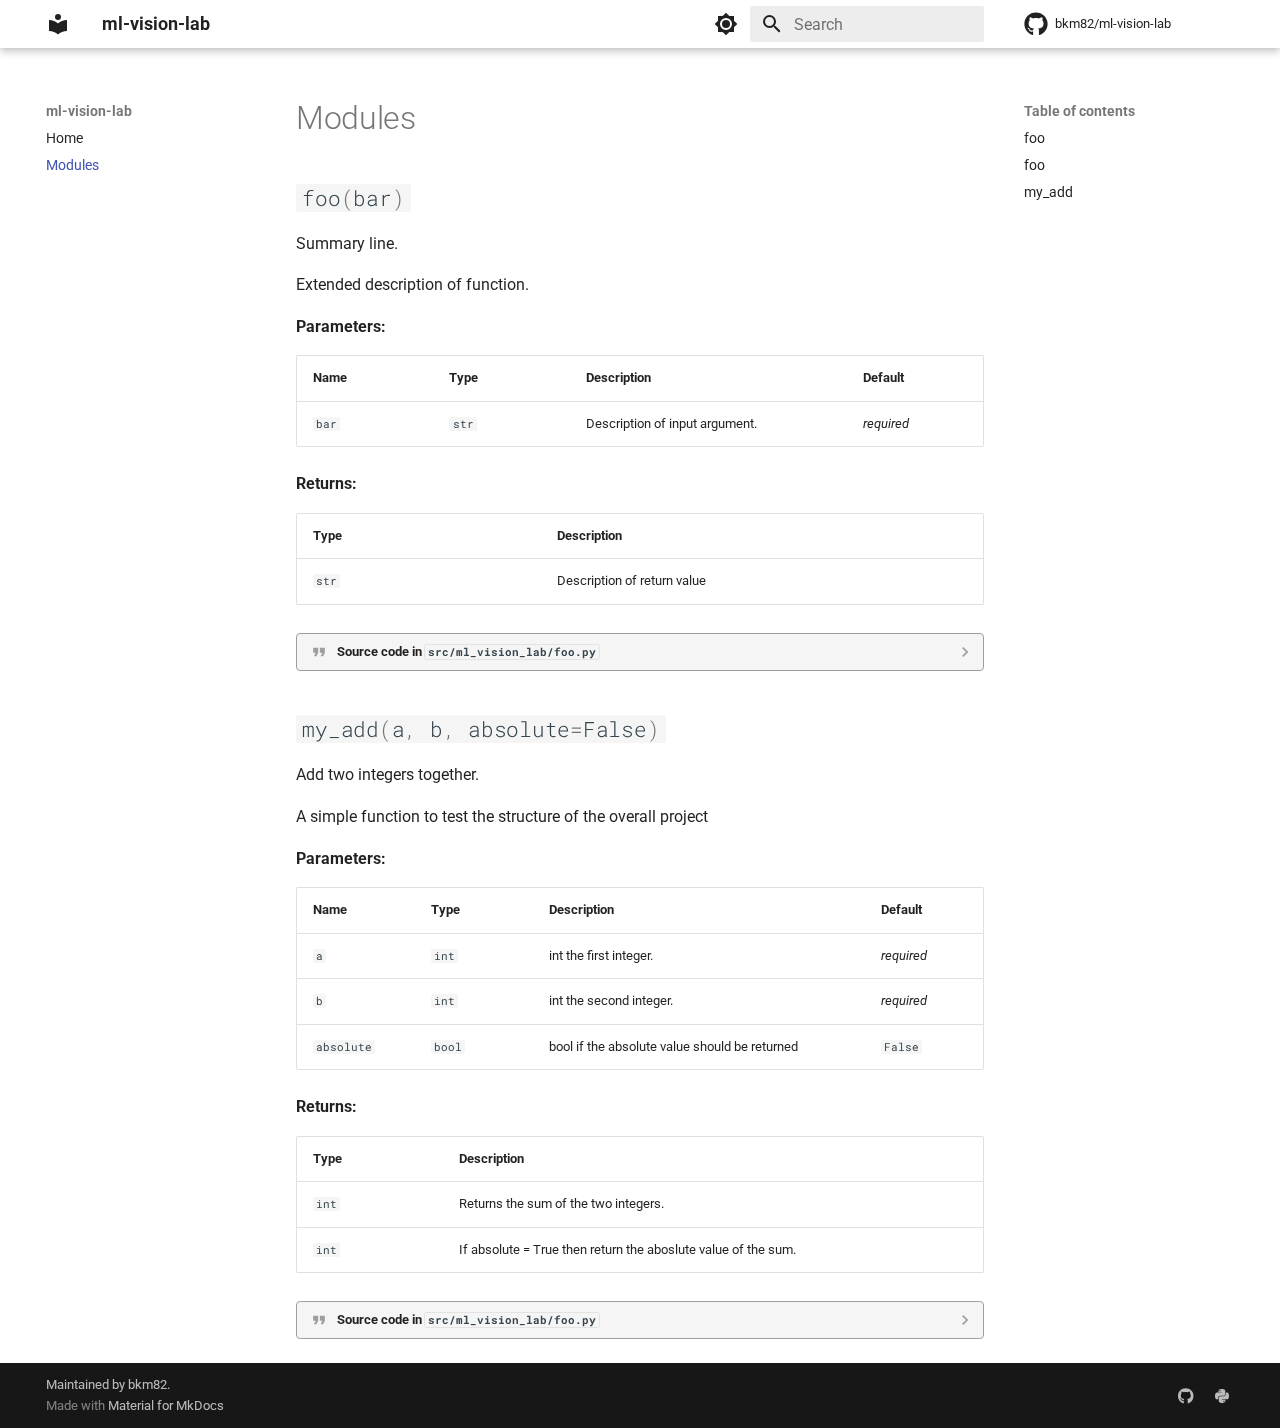
<file: modules/index.html>
<!doctype html>
<html lang="en" class="no-js">
  <head>
    
      <meta charset="utf-8">
      <meta name="viewport" content="width=device-width,initial-scale=1">
      
        <meta name="description" content="This is a personal sandbox project to test machine learning and computer vision projects">
      
      
        <meta name="author" content="Bray Moll">
      
      
        <link rel="canonical" href="https://bkm82.github.io/ml-vision-lab/modules/">
      
      
        <link rel="prev" href="..">
      
      
      
      <link rel="icon" href="../assets/images/favicon.png">
      <meta name="generator" content="mkdocs-1.6.1, mkdocs-material-9.6.4">
    
    
      
        <title>Modules - ml-vision-lab</title>
      
    
    
      <link rel="stylesheet" href="../assets/stylesheets/main.8608ea7d.min.css">
      
        
        <link rel="stylesheet" href="../assets/stylesheets/palette.06af60db.min.css">
      
      


    
    
      
    
    
      
        
        
        <link rel="preconnect" href="https://fonts.gstatic.com" crossorigin>
        <link rel="stylesheet" href="https://fonts.googleapis.com/css?family=Roboto:300,300i,400,400i,700,700i%7CRoboto+Mono:400,400i,700,700i&display=fallback">
        <style>:root{--md-text-font:"Roboto";--md-code-font:"Roboto Mono"}</style>
      
    
    
      <link rel="stylesheet" href="../assets/_mkdocstrings.css">
    
    <script>__md_scope=new URL("..",location),__md_hash=e=>[...e].reduce(((e,_)=>(e<<5)-e+_.charCodeAt(0)),0),__md_get=(e,_=localStorage,t=__md_scope)=>JSON.parse(_.getItem(t.pathname+"."+e)),__md_set=(e,_,t=localStorage,a=__md_scope)=>{try{t.setItem(a.pathname+"."+e,JSON.stringify(_))}catch(e){}}</script>
    
      

    
    
    
  </head>
  
  
    
    
      
    
    
    
    
    <body dir="ltr" data-md-color-scheme="default" data-md-color-primary="white" data-md-color-accent="deep-orange">
  
    
    <input class="md-toggle" data-md-toggle="drawer" type="checkbox" id="__drawer" autocomplete="off">
    <input class="md-toggle" data-md-toggle="search" type="checkbox" id="__search" autocomplete="off">
    <label class="md-overlay" for="__drawer"></label>
    <div data-md-component="skip">
      
        
        <a href="#ml_vision_lab.foo" class="md-skip">
          Skip to content
        </a>
      
    </div>
    <div data-md-component="announce">
      
    </div>
    
    
      

  

<header class="md-header md-header--shadow" data-md-component="header">
  <nav class="md-header__inner md-grid" aria-label="Header">
    <a href=".." title="ml-vision-lab" class="md-header__button md-logo" aria-label="ml-vision-lab" data-md-component="logo">
      
  
  <svg xmlns="http://www.w3.org/2000/svg" viewBox="0 0 24 24"><path d="M12 8a3 3 0 0 0 3-3 3 3 0 0 0-3-3 3 3 0 0 0-3 3 3 3 0 0 0 3 3m0 3.54C9.64 9.35 6.5 8 3 8v11c3.5 0 6.64 1.35 9 3.54 2.36-2.19 5.5-3.54 9-3.54V8c-3.5 0-6.64 1.35-9 3.54"/></svg>

    </a>
    <label class="md-header__button md-icon" for="__drawer">
      
      <svg xmlns="http://www.w3.org/2000/svg" viewBox="0 0 24 24"><path d="M3 6h18v2H3zm0 5h18v2H3zm0 5h18v2H3z"/></svg>
    </label>
    <div class="md-header__title" data-md-component="header-title">
      <div class="md-header__ellipsis">
        <div class="md-header__topic">
          <span class="md-ellipsis">
            ml-vision-lab
          </span>
        </div>
        <div class="md-header__topic" data-md-component="header-topic">
          <span class="md-ellipsis">
            
              Modules
            
          </span>
        </div>
      </div>
    </div>
    
      
        <form class="md-header__option" data-md-component="palette">
  
    
    
    
    <input class="md-option" data-md-color-media="(prefers-color-scheme: light)" data-md-color-scheme="default" data-md-color-primary="white" data-md-color-accent="deep-orange"  aria-label="Switch to dark mode"  type="radio" name="__palette" id="__palette_0">
    
      <label class="md-header__button md-icon" title="Switch to dark mode" for="__palette_1" hidden>
        <svg xmlns="http://www.w3.org/2000/svg" viewBox="0 0 24 24"><path d="M12 8a4 4 0 0 0-4 4 4 4 0 0 0 4 4 4 4 0 0 0 4-4 4 4 0 0 0-4-4m0 10a6 6 0 0 1-6-6 6 6 0 0 1 6-6 6 6 0 0 1 6 6 6 6 0 0 1-6 6m8-9.31V4h-4.69L12 .69 8.69 4H4v4.69L.69 12 4 15.31V20h4.69L12 23.31 15.31 20H20v-4.69L23.31 12z"/></svg>
      </label>
    
  
    
    
    
    <input class="md-option" data-md-color-media="(prefers-color-scheme: dark)" data-md-color-scheme="slate" data-md-color-primary="black" data-md-color-accent="deep-orange"  aria-label="Switch to light mode"  type="radio" name="__palette" id="__palette_1">
    
      <label class="md-header__button md-icon" title="Switch to light mode" for="__palette_0" hidden>
        <svg xmlns="http://www.w3.org/2000/svg" viewBox="0 0 24 24"><path d="M12 18c-.89 0-1.74-.2-2.5-.55C11.56 16.5 13 14.42 13 12s-1.44-4.5-3.5-5.45C10.26 6.2 11.11 6 12 6a6 6 0 0 1 6 6 6 6 0 0 1-6 6m8-9.31V4h-4.69L12 .69 8.69 4H4v4.69L.69 12 4 15.31V20h4.69L12 23.31 15.31 20H20v-4.69L23.31 12z"/></svg>
      </label>
    
  
</form>
      
    
    
      <script>var palette=__md_get("__palette");if(palette&&palette.color){if("(prefers-color-scheme)"===palette.color.media){var media=matchMedia("(prefers-color-scheme: light)"),input=document.querySelector(media.matches?"[data-md-color-media='(prefers-color-scheme: light)']":"[data-md-color-media='(prefers-color-scheme: dark)']");palette.color.media=input.getAttribute("data-md-color-media"),palette.color.scheme=input.getAttribute("data-md-color-scheme"),palette.color.primary=input.getAttribute("data-md-color-primary"),palette.color.accent=input.getAttribute("data-md-color-accent")}for(var[key,value]of Object.entries(palette.color))document.body.setAttribute("data-md-color-"+key,value)}</script>
    
    
    
      <label class="md-header__button md-icon" for="__search">
        
        <svg xmlns="http://www.w3.org/2000/svg" viewBox="0 0 24 24"><path d="M9.5 3A6.5 6.5 0 0 1 16 9.5c0 1.61-.59 3.09-1.56 4.23l.27.27h.79l5 5-1.5 1.5-5-5v-.79l-.27-.27A6.52 6.52 0 0 1 9.5 16 6.5 6.5 0 0 1 3 9.5 6.5 6.5 0 0 1 9.5 3m0 2C7 5 5 7 5 9.5S7 14 9.5 14 14 12 14 9.5 12 5 9.5 5"/></svg>
      </label>
      <div class="md-search" data-md-component="search" role="dialog">
  <label class="md-search__overlay" for="__search"></label>
  <div class="md-search__inner" role="search">
    <form class="md-search__form" name="search">
      <input type="text" class="md-search__input" name="query" aria-label="Search" placeholder="Search" autocapitalize="off" autocorrect="off" autocomplete="off" spellcheck="false" data-md-component="search-query" required>
      <label class="md-search__icon md-icon" for="__search">
        
        <svg xmlns="http://www.w3.org/2000/svg" viewBox="0 0 24 24"><path d="M9.5 3A6.5 6.5 0 0 1 16 9.5c0 1.61-.59 3.09-1.56 4.23l.27.27h.79l5 5-1.5 1.5-5-5v-.79l-.27-.27A6.52 6.52 0 0 1 9.5 16 6.5 6.5 0 0 1 3 9.5 6.5 6.5 0 0 1 9.5 3m0 2C7 5 5 7 5 9.5S7 14 9.5 14 14 12 14 9.5 12 5 9.5 5"/></svg>
        
        <svg xmlns="http://www.w3.org/2000/svg" viewBox="0 0 24 24"><path d="M20 11v2H8l5.5 5.5-1.42 1.42L4.16 12l7.92-7.92L13.5 5.5 8 11z"/></svg>
      </label>
      <nav class="md-search__options" aria-label="Search">
        
        <button type="reset" class="md-search__icon md-icon" title="Clear" aria-label="Clear" tabindex="-1">
          
          <svg xmlns="http://www.w3.org/2000/svg" viewBox="0 0 24 24"><path d="M19 6.41 17.59 5 12 10.59 6.41 5 5 6.41 10.59 12 5 17.59 6.41 19 12 13.41 17.59 19 19 17.59 13.41 12z"/></svg>
        </button>
      </nav>
      
    </form>
    <div class="md-search__output">
      <div class="md-search__scrollwrap" tabindex="0" data-md-scrollfix>
        <div class="md-search-result" data-md-component="search-result">
          <div class="md-search-result__meta">
            Initializing search
          </div>
          <ol class="md-search-result__list" role="presentation"></ol>
        </div>
      </div>
    </div>
  </div>
</div>
    
    
      <div class="md-header__source">
        <a href="https://github.com/bkm82/ml-vision-lab" title="Go to repository" class="md-source" data-md-component="source">
  <div class="md-source__icon md-icon">
    
    <svg xmlns="http://www.w3.org/2000/svg" viewBox="0 0 496 512"><!--! Font Awesome Free 6.7.2 by @fontawesome - https://fontawesome.com License - https://fontawesome.com/license/free (Icons: CC BY 4.0, Fonts: SIL OFL 1.1, Code: MIT License) Copyright 2024 Fonticons, Inc.--><path d="M165.9 397.4c0 2-2.3 3.6-5.2 3.6-3.3.3-5.6-1.3-5.6-3.6 0-2 2.3-3.6 5.2-3.6 3-.3 5.6 1.3 5.6 3.6m-31.1-4.5c-.7 2 1.3 4.3 4.3 4.9 2.6 1 5.6 0 6.2-2s-1.3-4.3-4.3-5.2c-2.6-.7-5.5.3-6.2 2.3m44.2-1.7c-2.9.7-4.9 2.6-4.6 4.9.3 2 2.9 3.3 5.9 2.6 2.9-.7 4.9-2.6 4.6-4.6-.3-1.9-3-3.2-5.9-2.9M244.8 8C106.1 8 0 113.3 0 252c0 110.9 69.8 205.8 169.5 239.2 12.8 2.3 17.3-5.6 17.3-12.1 0-6.2-.3-40.4-.3-61.4 0 0-70 15-84.7-29.8 0 0-11.4-29.1-27.8-36.6 0 0-22.9-15.7 1.6-15.4 0 0 24.9 2 38.6 25.8 21.9 38.6 58.6 27.5 72.9 20.9 2.3-16 8.8-27.1 16-33.7-55.9-6.2-112.3-14.3-112.3-110.5 0-27.5 7.6-41.3 23.6-58.9-2.6-6.5-11.1-33.3 2.6-67.9 20.9-6.5 69 27 69 27 20-5.6 41.5-8.5 62.8-8.5s42.8 2.9 62.8 8.5c0 0 48.1-33.6 69-27 13.7 34.7 5.2 61.4 2.6 67.9 16 17.7 25.8 31.5 25.8 58.9 0 96.5-58.9 104.2-114.8 110.5 9.2 7.9 17 22.9 17 46.4 0 33.7-.3 75.4-.3 83.6 0 6.5 4.6 14.4 17.3 12.1C428.2 457.8 496 362.9 496 252 496 113.3 383.5 8 244.8 8M97.2 352.9c-1.3 1-1 3.3.7 5.2 1.6 1.6 3.9 2.3 5.2 1 1.3-1 1-3.3-.7-5.2-1.6-1.6-3.9-2.3-5.2-1m-10.8-8.1c-.7 1.3.3 2.9 2.3 3.9 1.6 1 3.6.7 4.3-.7.7-1.3-.3-2.9-2.3-3.9-2-.6-3.6-.3-4.3.7m32.4 35.6c-1.6 1.3-1 4.3 1.3 6.2 2.3 2.3 5.2 2.6 6.5 1 1.3-1.3.7-4.3-1.3-6.2-2.2-2.3-5.2-2.6-6.5-1m-11.4-14.7c-1.6 1-1.6 3.6 0 5.9s4.3 3.3 5.6 2.3c1.6-1.3 1.6-3.9 0-6.2-1.4-2.3-4-3.3-5.6-2"/></svg>
  </div>
  <div class="md-source__repository">
    bkm82/ml-vision-lab
  </div>
</a>
      </div>
    
  </nav>
  
</header>
    
    <div class="md-container" data-md-component="container">
      
      
        
          
        
      
      <main class="md-main" data-md-component="main">
        <div class="md-main__inner md-grid">
          
            
              
              <div class="md-sidebar md-sidebar--primary" data-md-component="sidebar" data-md-type="navigation" >
                <div class="md-sidebar__scrollwrap">
                  <div class="md-sidebar__inner">
                    



<nav class="md-nav md-nav--primary" aria-label="Navigation" data-md-level="0">
  <label class="md-nav__title" for="__drawer">
    <a href=".." title="ml-vision-lab" class="md-nav__button md-logo" aria-label="ml-vision-lab" data-md-component="logo">
      
  
  <svg xmlns="http://www.w3.org/2000/svg" viewBox="0 0 24 24"><path d="M12 8a3 3 0 0 0 3-3 3 3 0 0 0-3-3 3 3 0 0 0-3 3 3 3 0 0 0 3 3m0 3.54C9.64 9.35 6.5 8 3 8v11c3.5 0 6.64 1.35 9 3.54 2.36-2.19 5.5-3.54 9-3.54V8c-3.5 0-6.64 1.35-9 3.54"/></svg>

    </a>
    ml-vision-lab
  </label>
  
    <div class="md-nav__source">
      <a href="https://github.com/bkm82/ml-vision-lab" title="Go to repository" class="md-source" data-md-component="source">
  <div class="md-source__icon md-icon">
    
    <svg xmlns="http://www.w3.org/2000/svg" viewBox="0 0 496 512"><!--! Font Awesome Free 6.7.2 by @fontawesome - https://fontawesome.com License - https://fontawesome.com/license/free (Icons: CC BY 4.0, Fonts: SIL OFL 1.1, Code: MIT License) Copyright 2024 Fonticons, Inc.--><path d="M165.9 397.4c0 2-2.3 3.6-5.2 3.6-3.3.3-5.6-1.3-5.6-3.6 0-2 2.3-3.6 5.2-3.6 3-.3 5.6 1.3 5.6 3.6m-31.1-4.5c-.7 2 1.3 4.3 4.3 4.9 2.6 1 5.6 0 6.2-2s-1.3-4.3-4.3-5.2c-2.6-.7-5.5.3-6.2 2.3m44.2-1.7c-2.9.7-4.9 2.6-4.6 4.9.3 2 2.9 3.3 5.9 2.6 2.9-.7 4.9-2.6 4.6-4.6-.3-1.9-3-3.2-5.9-2.9M244.8 8C106.1 8 0 113.3 0 252c0 110.9 69.8 205.8 169.5 239.2 12.8 2.3 17.3-5.6 17.3-12.1 0-6.2-.3-40.4-.3-61.4 0 0-70 15-84.7-29.8 0 0-11.4-29.1-27.8-36.6 0 0-22.9-15.7 1.6-15.4 0 0 24.9 2 38.6 25.8 21.9 38.6 58.6 27.5 72.9 20.9 2.3-16 8.8-27.1 16-33.7-55.9-6.2-112.3-14.3-112.3-110.5 0-27.5 7.6-41.3 23.6-58.9-2.6-6.5-11.1-33.3 2.6-67.9 20.9-6.5 69 27 69 27 20-5.6 41.5-8.5 62.8-8.5s42.8 2.9 62.8 8.5c0 0 48.1-33.6 69-27 13.7 34.7 5.2 61.4 2.6 67.9 16 17.7 25.8 31.5 25.8 58.9 0 96.5-58.9 104.2-114.8 110.5 9.2 7.9 17 22.9 17 46.4 0 33.7-.3 75.4-.3 83.6 0 6.5 4.6 14.4 17.3 12.1C428.2 457.8 496 362.9 496 252 496 113.3 383.5 8 244.8 8M97.2 352.9c-1.3 1-1 3.3.7 5.2 1.6 1.6 3.9 2.3 5.2 1 1.3-1 1-3.3-.7-5.2-1.6-1.6-3.9-2.3-5.2-1m-10.8-8.1c-.7 1.3.3 2.9 2.3 3.9 1.6 1 3.6.7 4.3-.7.7-1.3-.3-2.9-2.3-3.9-2-.6-3.6-.3-4.3.7m32.4 35.6c-1.6 1.3-1 4.3 1.3 6.2 2.3 2.3 5.2 2.6 6.5 1 1.3-1.3.7-4.3-1.3-6.2-2.2-2.3-5.2-2.6-6.5-1m-11.4-14.7c-1.6 1-1.6 3.6 0 5.9s4.3 3.3 5.6 2.3c1.6-1.3 1.6-3.9 0-6.2-1.4-2.3-4-3.3-5.6-2"/></svg>
  </div>
  <div class="md-source__repository">
    bkm82/ml-vision-lab
  </div>
</a>
    </div>
  
  <ul class="md-nav__list" data-md-scrollfix>
    
      
      
  
  
  
  
    <li class="md-nav__item">
      <a href=".." class="md-nav__link">
        
  
  <span class="md-ellipsis">
    Home
    
  </span>
  

      </a>
    </li>
  

    
      
      
  
  
    
  
  
  
    <li class="md-nav__item md-nav__item--active">
      
      <input class="md-nav__toggle md-toggle" type="checkbox" id="__toc">
      
      
      
        <label class="md-nav__link md-nav__link--active" for="__toc">
          
  
  <span class="md-ellipsis">
    Modules
    
  </span>
  

          <span class="md-nav__icon md-icon"></span>
        </label>
      
      <a href="./" class="md-nav__link md-nav__link--active">
        
  
  <span class="md-ellipsis">
    Modules
    
  </span>
  

      </a>
      
        

<nav class="md-nav md-nav--secondary" aria-label="Table of contents">
  
  
  
  
    <label class="md-nav__title" for="__toc">
      <span class="md-nav__icon md-icon"></span>
      Table of contents
    </label>
    <ul class="md-nav__list" data-md-component="toc" data-md-scrollfix>
      
        <li class="md-nav__item">
  <a href="#ml_vision_lab.foo" class="md-nav__link">
    <span class="md-ellipsis">
      foo
    </span>
  </a>
  
</li>
      
        <li class="md-nav__item">
  <a href="#ml_vision_lab.foo.foo" class="md-nav__link">
    <span class="md-ellipsis">
      foo
    </span>
  </a>
  
</li>
      
        <li class="md-nav__item">
  <a href="#ml_vision_lab.foo.my_add" class="md-nav__link">
    <span class="md-ellipsis">
      my_add
    </span>
  </a>
  
</li>
      
    </ul>
  
</nav>
      
    </li>
  

    
  </ul>
</nav>
                  </div>
                </div>
              </div>
            
            
              
              <div class="md-sidebar md-sidebar--secondary" data-md-component="sidebar" data-md-type="toc" >
                <div class="md-sidebar__scrollwrap">
                  <div class="md-sidebar__inner">
                    

<nav class="md-nav md-nav--secondary" aria-label="Table of contents">
  
  
  
  
    <label class="md-nav__title" for="__toc">
      <span class="md-nav__icon md-icon"></span>
      Table of contents
    </label>
    <ul class="md-nav__list" data-md-component="toc" data-md-scrollfix>
      
        <li class="md-nav__item">
  <a href="#ml_vision_lab.foo" class="md-nav__link">
    <span class="md-ellipsis">
      foo
    </span>
  </a>
  
</li>
      
        <li class="md-nav__item">
  <a href="#ml_vision_lab.foo.foo" class="md-nav__link">
    <span class="md-ellipsis">
      foo
    </span>
  </a>
  
</li>
      
        <li class="md-nav__item">
  <a href="#ml_vision_lab.foo.my_add" class="md-nav__link">
    <span class="md-ellipsis">
      my_add
    </span>
  </a>
  
</li>
      
    </ul>
  
</nav>
                  </div>
                </div>
              </div>
            
          
          
            <div class="md-content" data-md-component="content">
              <article class="md-content__inner md-typeset">
                
                  


  
  


  <h1>Modules</h1>

<div class="doc doc-object doc-module">



<a id="ml_vision_lab.foo"></a>
    <div class="doc doc-contents first">








  <div class="doc doc-children">









<div class="doc doc-object doc-function">


<h2 id="ml_vision_lab.foo.foo" class="doc doc-heading">
            <code class="highlight language-python"><span class="n">foo</span><span class="p">(</span><span class="n">bar</span><span class="p">)</span></code>

<a href="#ml_vision_lab.foo.foo" class="headerlink" title="Permanent link">&para;</a></h2>


    <div class="doc doc-contents ">

        <p>Summary line.</p>
<p>Extended description of function.</p>


<p><span class="doc-section-title">Parameters:</span></p>
    <table>
      <thead>
        <tr>
          <th>Name</th>
          <th>Type</th>
          <th>Description</th>
          <th>Default</th>
        </tr>
      </thead>
      <tbody>
          <tr class="doc-section-item">
            <td>
                <code>bar</code>
            </td>
            <td>
                  <code>str</code>
            </td>
            <td>
              <div class="doc-md-description">
                <p>Description of input argument.</p>
              </div>
            </td>
            <td>
                <em>required</em>
            </td>
          </tr>
      </tbody>
    </table>


    <p><span class="doc-section-title">Returns:</span></p>
    <table>
      <thead>
        <tr>
          <th>Type</th>
          <th>Description</th>
        </tr>
      </thead>
      <tbody>
          <tr class="doc-section-item">
            <td>
                  <code>str</code>
            </td>
            <td>
              <div class="doc-md-description">
                <p>Description of return value</p>
              </div>
            </td>
          </tr>
      </tbody>
    </table>

            <details class="quote">
              <summary>Source code in <code>src/ml_vision_lab/foo.py</code></summary>
              <div class="highlight"><table class="highlighttable"><tr><td class="linenos"><div class="linenodiv"><pre><span></span><span class="normal"> 1</span>
<span class="normal"> 2</span>
<span class="normal"> 3</span>
<span class="normal"> 4</span>
<span class="normal"> 5</span>
<span class="normal"> 6</span>
<span class="normal"> 7</span>
<span class="normal"> 8</span>
<span class="normal"> 9</span>
<span class="normal">10</span>
<span class="normal">11</span>
<span class="normal">12</span>
<span class="normal">13</span></pre></div></td><td class="code"><div><pre><span></span><code><span class="k">def</span><span class="w"> </span><span class="nf">foo</span><span class="p">(</span><span class="n">bar</span><span class="p">:</span> <span class="nb">str</span><span class="p">)</span> <span class="o">-&gt;</span> <span class="nb">str</span><span class="p">:</span>
<span class="w">    </span><span class="sd">&quot;&quot;&quot;Summary line.</span>

<span class="sd">    Extended description of function.</span>

<span class="sd">    Args:</span>
<span class="sd">        bar: Description of input argument.</span>

<span class="sd">    Returns:</span>
<span class="sd">        Description of return value</span>
<span class="sd">    &quot;&quot;&quot;</span>

    <span class="k">return</span> <span class="n">bar</span>
</code></pre></div></td></tr></table></div>
            </details>
    </div>

</div>

<div class="doc doc-object doc-function">


<h2 id="ml_vision_lab.foo.my_add" class="doc doc-heading">
            <code class="highlight language-python"><span class="n">my_add</span><span class="p">(</span><span class="n">a</span><span class="p">,</span> <span class="n">b</span><span class="p">,</span> <span class="n">absolute</span><span class="o">=</span><span class="kc">False</span><span class="p">)</span></code>

<a href="#ml_vision_lab.foo.my_add" class="headerlink" title="Permanent link">&para;</a></h2>


    <div class="doc doc-contents ">

        <p>Add two integers together.</p>
<p>A simple function to test the structure of the overall project</p>


<p><span class="doc-section-title">Parameters:</span></p>
    <table>
      <thead>
        <tr>
          <th>Name</th>
          <th>Type</th>
          <th>Description</th>
          <th>Default</th>
        </tr>
      </thead>
      <tbody>
          <tr class="doc-section-item">
            <td>
                <code>a</code>
            </td>
            <td>
                  <code>int</code>
            </td>
            <td>
              <div class="doc-md-description">
                <p>int  the first integer.</p>
              </div>
            </td>
            <td>
                <em>required</em>
            </td>
          </tr>
          <tr class="doc-section-item">
            <td>
                <code>b</code>
            </td>
            <td>
                  <code>int</code>
            </td>
            <td>
              <div class="doc-md-description">
                <p>int  the second integer.</p>
              </div>
            </td>
            <td>
                <em>required</em>
            </td>
          </tr>
          <tr class="doc-section-item">
            <td>
                <code>absolute</code>
            </td>
            <td>
                  <code>bool</code>
            </td>
            <td>
              <div class="doc-md-description">
                <p>bool if the absolute value should be returned</p>
              </div>
            </td>
            <td>
                  <code>False</code>
            </td>
          </tr>
      </tbody>
    </table>


    <p><span class="doc-section-title">Returns:</span></p>
    <table>
      <thead>
        <tr>
          <th>Type</th>
          <th>Description</th>
        </tr>
      </thead>
      <tbody>
          <tr class="doc-section-item">
            <td>
                  <code>int</code>
            </td>
            <td>
              <div class="doc-md-description">
                <p>Returns the sum of the two integers.</p>
              </div>
            </td>
          </tr>
          <tr class="doc-section-item">
            <td>
                  <code>int</code>
            </td>
            <td>
              <div class="doc-md-description">
                <p>If absolute = True then return the aboslute value of the sum.</p>
              </div>
            </td>
          </tr>
      </tbody>
    </table>

            <details class="quote">
              <summary>Source code in <code>src/ml_vision_lab/foo.py</code></summary>
              <div class="highlight"><table class="highlighttable"><tr><td class="linenos"><div class="linenodiv"><pre><span></span><span class="normal">16</span>
<span class="normal">17</span>
<span class="normal">18</span>
<span class="normal">19</span>
<span class="normal">20</span>
<span class="normal">21</span>
<span class="normal">22</span>
<span class="normal">23</span>
<span class="normal">24</span>
<span class="normal">25</span>
<span class="normal">26</span>
<span class="normal">27</span>
<span class="normal">28</span>
<span class="normal">29</span>
<span class="normal">30</span>
<span class="normal">31</span>
<span class="normal">32</span>
<span class="normal">33</span></pre></div></td><td class="code"><div><pre><span></span><code><span class="k">def</span><span class="w"> </span><span class="nf">my_add</span><span class="p">(</span><span class="n">a</span><span class="p">:</span> <span class="nb">int</span><span class="p">,</span> <span class="n">b</span><span class="p">:</span> <span class="nb">int</span><span class="p">,</span> <span class="n">absolute</span><span class="p">:</span> <span class="nb">bool</span> <span class="o">=</span> <span class="kc">False</span><span class="p">)</span> <span class="o">-&gt;</span> <span class="nb">int</span><span class="p">:</span>
<span class="w">    </span><span class="sd">&quot;&quot;&quot;Add two integers together.</span>

<span class="sd">    A simple function to test the structure of the overall project</span>

<span class="sd">    Args:</span>
<span class="sd">        a:int  the first integer.</span>
<span class="sd">        b:int  the second integer.</span>
<span class="sd">        absolute: bool if the absolute value should be returned</span>

<span class="sd">    Returns:</span>
<span class="sd">        Returns the sum of the two integers.</span>
<span class="sd">        If absolute = True then return the aboslute value of the sum.</span>
<span class="sd">    &quot;&quot;&quot;</span>
    <span class="n">result</span> <span class="o">=</span> <span class="n">a</span> <span class="o">+</span> <span class="n">b</span>
    <span class="k">if</span> <span class="n">absolute</span><span class="p">:</span>
        <span class="n">result</span> <span class="o">=</span> <span class="nb">abs</span><span class="p">(</span><span class="n">result</span><span class="p">)</span>
    <span class="k">return</span> <span class="n">result</span>
</code></pre></div></td></tr></table></div>
            </details>
    </div>

</div>



  </div>

    </div>

</div>












                
              </article>
            </div>
          
          
<script>var target=document.getElementById(location.hash.slice(1));target&&target.name&&(target.checked=target.name.startsWith("__tabbed_"))</script>
        </div>
        
      </main>
      
        <footer class="md-footer">
  
  <div class="md-footer-meta md-typeset">
    <div class="md-footer-meta__inner md-grid">
      <div class="md-copyright">
  
    <div class="md-copyright__highlight">
      Maintained by <a href="https://bkm82.com">bkm82</a>.
    </div>
  
  
    Made with
    <a href="https://squidfunk.github.io/mkdocs-material/" target="_blank" rel="noopener">
      Material for MkDocs
    </a>
  
</div>
      
        <div class="md-social">
  
    
    
    
    
      
      
    
    <a href="https://github.com/bkm82/ml-vision-lab" target="_blank" rel="noopener" title="github.com" class="md-social__link">
      <svg xmlns="http://www.w3.org/2000/svg" viewBox="0 0 496 512"><!--! Font Awesome Free 6.7.2 by @fontawesome - https://fontawesome.com License - https://fontawesome.com/license/free (Icons: CC BY 4.0, Fonts: SIL OFL 1.1, Code: MIT License) Copyright 2024 Fonticons, Inc.--><path d="M165.9 397.4c0 2-2.3 3.6-5.2 3.6-3.3.3-5.6-1.3-5.6-3.6 0-2 2.3-3.6 5.2-3.6 3-.3 5.6 1.3 5.6 3.6m-31.1-4.5c-.7 2 1.3 4.3 4.3 4.9 2.6 1 5.6 0 6.2-2s-1.3-4.3-4.3-5.2c-2.6-.7-5.5.3-6.2 2.3m44.2-1.7c-2.9.7-4.9 2.6-4.6 4.9.3 2 2.9 3.3 5.9 2.6 2.9-.7 4.9-2.6 4.6-4.6-.3-1.9-3-3.2-5.9-2.9M244.8 8C106.1 8 0 113.3 0 252c0 110.9 69.8 205.8 169.5 239.2 12.8 2.3 17.3-5.6 17.3-12.1 0-6.2-.3-40.4-.3-61.4 0 0-70 15-84.7-29.8 0 0-11.4-29.1-27.8-36.6 0 0-22.9-15.7 1.6-15.4 0 0 24.9 2 38.6 25.8 21.9 38.6 58.6 27.5 72.9 20.9 2.3-16 8.8-27.1 16-33.7-55.9-6.2-112.3-14.3-112.3-110.5 0-27.5 7.6-41.3 23.6-58.9-2.6-6.5-11.1-33.3 2.6-67.9 20.9-6.5 69 27 69 27 20-5.6 41.5-8.5 62.8-8.5s42.8 2.9 62.8 8.5c0 0 48.1-33.6 69-27 13.7 34.7 5.2 61.4 2.6 67.9 16 17.7 25.8 31.5 25.8 58.9 0 96.5-58.9 104.2-114.8 110.5 9.2 7.9 17 22.9 17 46.4 0 33.7-.3 75.4-.3 83.6 0 6.5 4.6 14.4 17.3 12.1C428.2 457.8 496 362.9 496 252 496 113.3 383.5 8 244.8 8M97.2 352.9c-1.3 1-1 3.3.7 5.2 1.6 1.6 3.9 2.3 5.2 1 1.3-1 1-3.3-.7-5.2-1.6-1.6-3.9-2.3-5.2-1m-10.8-8.1c-.7 1.3.3 2.9 2.3 3.9 1.6 1 3.6.7 4.3-.7.7-1.3-.3-2.9-2.3-3.9-2-.6-3.6-.3-4.3.7m32.4 35.6c-1.6 1.3-1 4.3 1.3 6.2 2.3 2.3 5.2 2.6 6.5 1 1.3-1.3.7-4.3-1.3-6.2-2.2-2.3-5.2-2.6-6.5-1m-11.4-14.7c-1.6 1-1.6 3.6 0 5.9s4.3 3.3 5.6 2.3c1.6-1.3 1.6-3.9 0-6.2-1.4-2.3-4-3.3-5.6-2"/></svg>
    </a>
  
    
    
    
    
      
      
    
    <a href="https://pypi.org/project/ml-vision-lab" target="_blank" rel="noopener" title="pypi.org" class="md-social__link">
      <svg xmlns="http://www.w3.org/2000/svg" viewBox="0 0 448 512"><!--! Font Awesome Free 6.7.2 by @fontawesome - https://fontawesome.com License - https://fontawesome.com/license/free (Icons: CC BY 4.0, Fonts: SIL OFL 1.1, Code: MIT License) Copyright 2024 Fonticons, Inc.--><path d="M439.8 200.5c-7.7-30.9-22.3-54.2-53.4-54.2h-40.1v47.4c0 36.8-31.2 67.8-66.8 67.8H172.7c-29.2 0-53.4 25-53.4 54.3v101.8c0 29 25.2 46 53.4 54.3 33.8 9.9 66.3 11.7 106.8 0 26.9-7.8 53.4-23.5 53.4-54.3v-40.7H226.2v-13.6h160.2c31.1 0 42.6-21.7 53.4-54.2 11.2-33.5 10.7-65.7 0-108.6M286.2 404c11.1 0 20.1 9.1 20.1 20.3 0 11.3-9 20.4-20.1 20.4-11 0-20.1-9.2-20.1-20.4.1-11.3 9.1-20.3 20.1-20.3M167.8 248.1h106.8c29.7 0 53.4-24.5 53.4-54.3V91.9c0-29-24.4-50.7-53.4-55.6-35.8-5.9-74.7-5.6-106.8.1-45.2 8-53.4 24.7-53.4 55.6v40.7h106.9v13.6h-147c-31.1 0-58.3 18.7-66.8 54.2-9.8 40.7-10.2 66.1 0 108.6 7.6 31.6 25.7 54.2 56.8 54.2H101v-48.8c0-35.3 30.5-66.4 66.8-66.4m-6.7-142.6c-11.1 0-20.1-9.1-20.1-20.3.1-11.3 9-20.4 20.1-20.4 11 0 20.1 9.2 20.1 20.4s-9 20.3-20.1 20.3"/></svg>
    </a>
  
</div>
      
    </div>
  </div>
</footer>
      
    </div>
    <div class="md-dialog" data-md-component="dialog">
      <div class="md-dialog__inner md-typeset"></div>
    </div>
    
    
    <script id="__config" type="application/json">{"base": "..", "features": [], "search": "../assets/javascripts/workers/search.f8cc74c7.min.js", "translations": {"clipboard.copied": "Copied to clipboard", "clipboard.copy": "Copy to clipboard", "search.result.more.one": "1 more on this page", "search.result.more.other": "# more on this page", "search.result.none": "No matching documents", "search.result.one": "1 matching document", "search.result.other": "# matching documents", "search.result.placeholder": "Type to start searching", "search.result.term.missing": "Missing", "select.version": "Select version"}}</script>
    
    
      <script src="../assets/javascripts/bundle.f1b6f286.min.js"></script>
      
    
  </body>
</html>
</file>
<file: assets/_mkdocstrings.css>
/* Avoid breaking parameter names, etc. in table cells. */
.doc-contents td code {
  word-break: normal !important;
}

/* No line break before first paragraph of descriptions. */
.doc-md-description,
.doc-md-description>p:first-child {
  display: inline;
}

/* Max width for docstring sections tables. */
.doc .md-typeset__table,
.doc .md-typeset__table table {
  display: table !important;
  width: 100%;
}

.doc .md-typeset__table tr {
  display: table-row;
}

/* Defaults in Spacy table style. */
.doc-param-default {
  float: right;
}

/* Parameter headings must be inline, not blocks. */
.doc-heading-parameter {
  display: inline;
}

/* Prefer space on the right, not the left of parameter permalinks. */
.doc-heading-parameter .headerlink {
  margin-left: 0 !important;
  margin-right: 0.2rem;
}

/* Backward-compatibility: docstring section titles in bold. */
.doc-section-title {
  font-weight: bold;
}

/* Symbols in Navigation and ToC. */
:root, :host,
[data-md-color-scheme="default"] {
  --doc-symbol-parameter-fg-color: #df50af;
  --doc-symbol-attribute-fg-color: #953800;
  --doc-symbol-function-fg-color: #8250df;
  --doc-symbol-method-fg-color: #8250df;
  --doc-symbol-class-fg-color: #0550ae;
  --doc-symbol-module-fg-color: #5cad0f;

  --doc-symbol-parameter-bg-color: #df50af1a;
  --doc-symbol-attribute-bg-color: #9538001a;
  --doc-symbol-function-bg-color: #8250df1a;
  --doc-symbol-method-bg-color: #8250df1a;
  --doc-symbol-class-bg-color: #0550ae1a;
  --doc-symbol-module-bg-color: #5cad0f1a;
}

[data-md-color-scheme="slate"] {
  --doc-symbol-parameter-fg-color: #ffa8cc;
  --doc-symbol-attribute-fg-color: #ffa657;
  --doc-symbol-function-fg-color: #d2a8ff;
  --doc-symbol-method-fg-color: #d2a8ff;
  --doc-symbol-class-fg-color: #79c0ff;
  --doc-symbol-module-fg-color: #baff79;

  --doc-symbol-parameter-bg-color: #ffa8cc1a;
  --doc-symbol-attribute-bg-color: #ffa6571a;
  --doc-symbol-function-bg-color: #d2a8ff1a;
  --doc-symbol-method-bg-color: #d2a8ff1a;
  --doc-symbol-class-bg-color: #79c0ff1a;
  --doc-symbol-module-bg-color: #baff791a;
}

code.doc-symbol {
  border-radius: .1rem;
  font-size: .85em;
  padding: 0 .3em;
  font-weight: bold;
}

code.doc-symbol-parameter {
  color: var(--doc-symbol-parameter-fg-color);
  background-color: var(--doc-symbol-parameter-bg-color);
}

code.doc-symbol-parameter::after {
  content: "param";
}

code.doc-symbol-attribute {
  color: var(--doc-symbol-attribute-fg-color);
  background-color: var(--doc-symbol-attribute-bg-color);
}

code.doc-symbol-attribute::after {
  content: "attr";
}

code.doc-symbol-function {
  color: var(--doc-symbol-function-fg-color);
  background-color: var(--doc-symbol-function-bg-color);
}

code.doc-symbol-function::after {
  content: "func";
}

code.doc-symbol-method {
  color: var(--doc-symbol-method-fg-color);
  background-color: var(--doc-symbol-method-bg-color);
}

code.doc-symbol-method::after {
  content: "meth";
}

code.doc-symbol-class {
  color: var(--doc-symbol-class-fg-color);
  background-color: var(--doc-symbol-class-bg-color);
}

code.doc-symbol-class::after {
  content: "class";
}

code.doc-symbol-module {
  color: var(--doc-symbol-module-fg-color);
  background-color: var(--doc-symbol-module-bg-color);
}

code.doc-symbol-module::after {
  content: "mod";
}

.doc-signature .autorefs {
  color: inherit;
  border-bottom: 1px dotted currentcolor;
}
</file>
<file: assets/stylesheets/main.8608ea7d.min.css>
@charset "UTF-8";html{-webkit-text-size-adjust:none;-moz-text-size-adjust:none;text-size-adjust:none;box-sizing:border-box}*,:after,:before{box-sizing:inherit}@media (prefers-reduced-motion){*,:after,:before{transition:none!important}}body{margin:0}a,button,input,label{-webkit-tap-highlight-color:transparent}a{color:inherit;text-decoration:none}hr{border:0;box-sizing:initial;display:block;height:.05rem;overflow:visible;padding:0}small{font-size:80%}sub,sup{line-height:1em}img{border-style:none}table{border-collapse:initial;border-spacing:0}td,th{font-weight:400;vertical-align:top}button{background:#0000;border:0;font-family:inherit;font-size:inherit;margin:0;padding:0}input{border:0;outline:none}:root{--md-primary-fg-color:#4051b5;--md-primary-fg-color--light:#5d6cc0;--md-primary-fg-color--dark:#303fa1;--md-primary-bg-color:#fff;--md-primary-bg-color--light:#ffffffb3;--md-accent-fg-color:#526cfe;--md-accent-fg-color--transparent:#526cfe1a;--md-accent-bg-color:#fff;--md-accent-bg-color--light:#ffffffb3}[data-md-color-scheme=default]{color-scheme:light}[data-md-color-scheme=default] img[src$="#gh-dark-mode-only"],[data-md-color-scheme=default] img[src$="#only-dark"]{display:none}:root,[data-md-color-scheme=default]{--md-hue:225deg;--md-default-fg-color:#000000de;--md-default-fg-color--light:#0000008a;--md-default-fg-color--lighter:#00000052;--md-default-fg-color--lightest:#00000012;--md-default-bg-color:#fff;--md-default-bg-color--light:#ffffffb3;--md-default-bg-color--lighter:#ffffff4d;--md-default-bg-color--lightest:#ffffff1f;--md-code-fg-color:#36464e;--md-code-bg-color:#f5f5f5;--md-code-hl-color:#4287ff;--md-code-hl-color--light:#4287ff1a;--md-code-hl-number-color:#d52a2a;--md-code-hl-special-color:#db1457;--md-code-hl-function-color:#a846b9;--md-code-hl-constant-color:#6e59d9;--md-code-hl-keyword-color:#3f6ec6;--md-code-hl-string-color:#1c7d4d;--md-code-hl-name-color:var(--md-code-fg-color);--md-code-hl-operator-color:var(--md-default-fg-color--light);--md-code-hl-punctuation-color:var(--md-default-fg-color--light);--md-code-hl-comment-color:var(--md-default-fg-color--light);--md-code-hl-generic-color:var(--md-default-fg-color--light);--md-code-hl-variable-color:var(--md-default-fg-color--light);--md-typeset-color:var(--md-default-fg-color);--md-typeset-a-color:var(--md-primary-fg-color);--md-typeset-del-color:#f5503d26;--md-typeset-ins-color:#0bd57026;--md-typeset-kbd-color:#fafafa;--md-typeset-kbd-accent-color:#fff;--md-typeset-kbd-border-color:#b8b8b8;--md-typeset-mark-color:#ffff0080;--md-typeset-table-color:#0000001f;--md-typeset-table-color--light:rgba(0,0,0,.035);--md-admonition-fg-color:var(--md-default-fg-color);--md-admonition-bg-color:var(--md-default-bg-color);--md-warning-fg-color:#000000de;--md-warning-bg-color:#ff9;--md-footer-fg-color:#fff;--md-footer-fg-color--light:#ffffffb3;--md-footer-fg-color--lighter:#ffffff73;--md-footer-bg-color:#000000de;--md-footer-bg-color--dark:#00000052;--md-shadow-z1:0 0.2rem 0.5rem #0000000d,0 0 0.05rem #0000001a;--md-shadow-z2:0 0.2rem 0.5rem #0000001a,0 0 0.05rem #00000040;--md-shadow-z3:0 0.2rem 0.5rem #0003,0 0 0.05rem #00000059}.md-icon svg{fill:currentcolor;display:block;height:1.2rem;width:1.2rem}body{-webkit-font-smoothing:antialiased;-moz-osx-font-smoothing:grayscale;--md-text-font-family:var(--md-text-font,_),-apple-system,BlinkMacSystemFont,Helvetica,Arial,sans-serif;--md-code-font-family:var(--md-code-font,_),SFMono-Regular,Consolas,Menlo,monospace}aside,body,input{font-feature-settings:"kern","liga";color:var(--md-typeset-color);font-family:var(--md-text-font-family)}code,kbd,pre{font-feature-settings:"kern";font-family:var(--md-code-font-family)}:root{--md-typeset-table-sort-icon:url('data:image/svg+xml;charset=utf-8,<svg xmlns="http://www.w3.org/2000/svg" viewBox="0 0 24 24"><path d="m18 21-4-4h3V7h-3l4-4 4 4h-3v10h3M2 19v-2h10v2M2 13v-2h7v2M2 7V5h4v2z"/></svg>');--md-typeset-table-sort-icon--asc:url('data:image/svg+xml;charset=utf-8,<svg xmlns="http://www.w3.org/2000/svg" viewBox="0 0 24 24"><path d="M19 17h3l-4 4-4-4h3V3h2M2 17h10v2H2M6 5v2H2V5m0 6h7v2H2z"/></svg>');--md-typeset-table-sort-icon--desc:url('data:image/svg+xml;charset=utf-8,<svg xmlns="http://www.w3.org/2000/svg" viewBox="0 0 24 24"><path d="M19 7h3l-4-4-4 4h3v14h2M2 17h10v2H2M6 5v2H2V5m0 6h7v2H2z"/></svg>')}.md-typeset{-webkit-print-color-adjust:exact;color-adjust:exact;font-size:.8rem;line-height:1.6;overflow-wrap:break-word}@media print{.md-typeset{font-size:.68rem}}.md-typeset blockquote,.md-typeset dl,.md-typeset figure,.md-typeset ol,.md-typeset pre,.md-typeset ul{margin-bottom:1em;margin-top:1em}.md-typeset h1{color:var(--md-default-fg-color--light);font-size:2em;line-height:1.3;margin:0 0 1.25em}.md-typeset h1,.md-typeset h2{font-weight:300;letter-spacing:-.01em}.md-typeset h2{font-size:1.5625em;line-height:1.4;margin:1.6em 0 .64em}.md-typeset h3{font-size:1.25em;font-weight:400;letter-spacing:-.01em;line-height:1.5;margin:1.6em 0 .8em}.md-typeset h2+h3{margin-top:.8em}.md-typeset h4{font-weight:700;letter-spacing:-.01em;margin:1em 0}.md-typeset h5,.md-typeset h6{color:var(--md-default-fg-color--light);font-size:.8em;font-weight:700;letter-spacing:-.01em;margin:1.25em 0}.md-typeset h5{text-transform:uppercase}.md-typeset h5 code{text-transform:none}.md-typeset hr{border-bottom:.05rem solid var(--md-default-fg-color--lightest);display:flow-root;margin:1.5em 0}.md-typeset a{color:var(--md-typeset-a-color);word-break:break-word}.md-typeset a,.md-typeset a:before{transition:color 125ms}.md-typeset a:focus,.md-typeset a:hover{color:var(--md-accent-fg-color)}.md-typeset a:focus code,.md-typeset a:hover code{background-color:var(--md-accent-fg-color--transparent)}.md-typeset a code{color:currentcolor;transition:background-color 125ms}.md-typeset a.focus-visible{outline-color:var(--md-accent-fg-color);outline-offset:.2rem}.md-typeset code,.md-typeset kbd,.md-typeset pre{color:var(--md-code-fg-color);direction:ltr;font-variant-ligatures:none}@media print{.md-typeset code,.md-typeset kbd,.md-typeset pre{white-space:pre-wrap}}.md-typeset code{background-color:var(--md-code-bg-color);border-radius:.1rem;-webkit-box-decoration-break:clone;box-decoration-break:clone;font-size:.85em;padding:0 .2941176471em;word-break:break-word}.md-typeset code:not(.focus-visible){-webkit-tap-highlight-color:transparent;outline:none}.md-typeset pre{display:flow-root;line-height:1.4;position:relative}.md-typeset pre>code{-webkit-box-decoration-break:slice;box-decoration-break:slice;box-shadow:none;display:block;margin:0;outline-color:var(--md-accent-fg-color);overflow:auto;padding:.7720588235em 1.1764705882em;scrollbar-color:var(--md-default-fg-color--lighter) #0000;scrollbar-width:thin;touch-action:auto;word-break:normal}.md-typeset pre>code:hover{scrollbar-color:var(--md-accent-fg-color) #0000}.md-typeset pre>code::-webkit-scrollbar{height:.2rem;width:.2rem}.md-typeset pre>code::-webkit-scrollbar-thumb{background-color:var(--md-default-fg-color--lighter)}.md-typeset pre>code::-webkit-scrollbar-thumb:hover{background-color:var(--md-accent-fg-color)}.md-typeset kbd{background-color:var(--md-typeset-kbd-color);border-radius:.1rem;box-shadow:0 .1rem 0 .05rem var(--md-typeset-kbd-border-color),0 .1rem 0 var(--md-typeset-kbd-border-color),0 -.1rem .2rem var(--md-typeset-kbd-accent-color) inset;color:var(--md-default-fg-color);display:inline-block;font-size:.75em;padding:0 .6666666667em;vertical-align:text-top;word-break:break-word}.md-typeset mark{background-color:var(--md-typeset-mark-color);-webkit-box-decoration-break:clone;box-decoration-break:clone;color:inherit;word-break:break-word}.md-typeset abbr{border-bottom:.05rem dotted var(--md-default-fg-color--light);cursor:help;text-decoration:none}.md-typeset small{opacity:.75}[dir=ltr] .md-typeset sub,[dir=ltr] .md-typeset sup{margin-left:.078125em}[dir=rtl] .md-typeset sub,[dir=rtl] .md-typeset sup{margin-right:.078125em}[dir=ltr] .md-typeset blockquote{padding-left:.6rem}[dir=rtl] .md-typeset blockquote{padding-right:.6rem}[dir=ltr] .md-typeset blockquote{border-left:.2rem solid var(--md-default-fg-color--lighter)}[dir=rtl] .md-typeset blockquote{border-right:.2rem solid var(--md-default-fg-color--lighter)}.md-typeset blockquote{color:var(--md-default-fg-color--light);margin-left:0;margin-right:0}.md-typeset ul{list-style-type:disc}.md-typeset ul[type]{list-style-type:revert-layer}[dir=ltr] .md-typeset ol,[dir=ltr] .md-typeset ul{margin-left:.625em}[dir=rtl] .md-typeset ol,[dir=rtl] .md-typeset ul{margin-right:.625em}.md-typeset ol,.md-typeset ul{padding:0}.md-typeset ol:not([hidden]),.md-typeset ul:not([hidden]){display:flow-root}.md-typeset ol ol,.md-typeset ul ol{list-style-type:lower-alpha}.md-typeset ol ol ol,.md-typeset ul ol ol{list-style-type:lower-roman}.md-typeset ol ol ol ol,.md-typeset ul ol ol ol{list-style-type:upper-alpha}.md-typeset ol ol ol ol ol,.md-typeset ul ol ol ol ol{list-style-type:upper-roman}.md-typeset ol[type],.md-typeset ul[type]{list-style-type:revert-layer}[dir=ltr] .md-typeset ol li,[dir=ltr] .md-typeset ul li{margin-left:1.25em}[dir=rtl] .md-typeset ol li,[dir=rtl] .md-typeset ul li{margin-right:1.25em}.md-typeset ol li,.md-typeset ul li{margin-bottom:.5em}.md-typeset ol li blockquote,.md-typeset ol li p,.md-typeset ul li blockquote,.md-typeset ul li p{margin:.5em 0}.md-typeset ol li:last-child,.md-typeset ul li:last-child{margin-bottom:0}[dir=ltr] .md-typeset ol li ol,[dir=ltr] .md-typeset ol li ul,[dir=ltr] .md-typeset ul li ol,[dir=ltr] .md-typeset ul li ul{margin-left:.625em}[dir=rtl] .md-typeset ol li ol,[dir=rtl] .md-typeset ol li ul,[dir=rtl] .md-typeset ul li ol,[dir=rtl] .md-typeset ul li ul{margin-right:.625em}.md-typeset ol li ol,.md-typeset ol li ul,.md-typeset ul li ol,.md-typeset ul li ul{margin-bottom:.5em;margin-top:.5em}[dir=ltr] .md-typeset dd{margin-left:1.875em}[dir=rtl] .md-typeset dd{margin-right:1.875em}.md-typeset dd{margin-bottom:1.5em;margin-top:1em}.md-typeset img,.md-typeset svg,.md-typeset video{height:auto;max-width:100%}.md-typeset img[align=left]{margin:1em 1em 1em 0}.md-typeset img[align=right]{margin:1em 0 1em 1em}.md-typeset img[align]:only-child{margin-top:0}.md-typeset figure{display:flow-root;margin:1em auto;max-width:100%;text-align:center;width:-moz-fit-content;width:fit-content}.md-typeset figure img{display:block;margin:0 auto}.md-typeset figcaption{font-style:italic;margin:1em auto;max-width:24rem}.md-typeset iframe{max-width:100%}.md-typeset table:not([class]){background-color:var(--md-default-bg-color);border:.05rem solid var(--md-typeset-table-color);border-radius:.1rem;display:inline-block;font-size:.64rem;max-width:100%;overflow:auto;touch-action:auto}@media print{.md-typeset table:not([class]){display:table}}.md-typeset table:not([class])+*{margin-top:1.5em}.md-typeset table:not([class]) td>:first-child,.md-typeset table:not([class]) th>:first-child{margin-top:0}.md-typeset table:not([class]) td>:last-child,.md-typeset table:not([class]) th>:last-child{margin-bottom:0}.md-typeset table:not([class]) td:not([align]),.md-typeset table:not([class]) th:not([align]){text-align:left}[dir=rtl] .md-typeset table:not([class]) td:not([align]),[dir=rtl] .md-typeset table:not([class]) th:not([align]){text-align:right}.md-typeset table:not([class]) th{font-weight:700;min-width:5rem;padding:.9375em 1.25em;vertical-align:top}.md-typeset table:not([class]) td{border-top:.05rem solid var(--md-typeset-table-color);padding:.9375em 1.25em;vertical-align:top}.md-typeset table:not([class]) tbody tr{transition:background-color 125ms}.md-typeset table:not([class]) tbody tr:hover{background-color:var(--md-typeset-table-color--light);box-shadow:0 .05rem 0 var(--md-default-bg-color) inset}.md-typeset table:not([class]) a{word-break:normal}.md-typeset table th[role=columnheader]{cursor:pointer}[dir=ltr] .md-typeset table th[role=columnheader]:after{margin-left:.5em}[dir=rtl] .md-typeset table th[role=columnheader]:after{margin-right:.5em}.md-typeset table th[role=columnheader]:after{content:"";display:inline-block;height:1.2em;-webkit-mask-image:var(--md-typeset-table-sort-icon);mask-image:var(--md-typeset-table-sort-icon);-webkit-mask-repeat:no-repeat;mask-repeat:no-repeat;-webkit-mask-size:contain;mask-size:contain;transition:background-color 125ms;vertical-align:text-bottom;width:1.2em}.md-typeset table th[role=columnheader]:hover:after{background-color:var(--md-default-fg-color--lighter)}.md-typeset table th[role=columnheader][aria-sort=ascending]:after{background-color:var(--md-default-fg-color--light);-webkit-mask-image:var(--md-typeset-table-sort-icon--asc);mask-image:var(--md-typeset-table-sort-icon--asc)}.md-typeset table th[role=columnheader][aria-sort=descending]:after{background-color:var(--md-default-fg-color--light);-webkit-mask-image:var(--md-typeset-table-sort-icon--desc);mask-image:var(--md-typeset-table-sort-icon--desc)}.md-typeset__scrollwrap{margin:1em -.8rem;overflow-x:auto;touch-action:auto}.md-typeset__table{display:inline-block;margin-bottom:.5em;padding:0 .8rem}@media print{.md-typeset__table{display:block}}html .md-typeset__table table{display:table;margin:0;overflow:hidden;width:100%}@media screen and (max-width:44.984375em){.md-content__inner>pre{margin:1em -.8rem}.md-content__inner>pre code{border-radius:0}}.md-typeset .md-author{border-radius:100%;display:block;flex-shrink:0;height:1.6rem;overflow:hidden;position:relative;transition:color 125ms,transform 125ms;width:1.6rem}.md-typeset .md-author img{display:block}.md-typeset .md-author--more{background:var(--md-default-fg-color--lightest);color:var(--md-default-fg-color--lighter);font-size:.6rem;font-weight:700;line-height:1.6rem;text-align:center}.md-typeset .md-author--long{height:2.4rem;width:2.4rem}.md-typeset a.md-author{transform:scale(1)}.md-typeset a.md-author img{border-radius:100%;filter:grayscale(100%) opacity(75%);transition:filter 125ms}.md-typeset a.md-author:focus,.md-typeset a.md-author:hover{transform:scale(1.1);z-index:1}.md-typeset a.md-author:focus img,.md-typeset a.md-author:hover img{filter:grayscale(0)}.md-banner{background-color:var(--md-footer-bg-color);color:var(--md-footer-fg-color);overflow:auto}@media print{.md-banner{display:none}}.md-banner--warning{background-color:var(--md-warning-bg-color);color:var(--md-warning-fg-color)}.md-banner__inner{font-size:.7rem;margin:.6rem auto;padding:0 .8rem}[dir=ltr] .md-banner__button{float:right}[dir=rtl] .md-banner__button{float:left}.md-banner__button{color:inherit;cursor:pointer;transition:opacity .25s}.no-js .md-banner__button{display:none}.md-banner__button:hover{opacity:.7}html{font-size:125%;height:100%;overflow-x:hidden}@media screen and (min-width:100em){html{font-size:137.5%}}@media screen and (min-width:125em){html{font-size:150%}}body{background-color:var(--md-default-bg-color);display:flex;flex-direction:column;font-size:.5rem;min-height:100%;position:relative;width:100%}@media print{body{display:block}}@media screen and (max-width:59.984375em){body[data-md-scrolllock]{position:fixed}}.md-grid{margin-left:auto;margin-right:auto;max-width:61rem}.md-container{display:flex;flex-direction:column;flex-grow:1}@media print{.md-container{display:block}}.md-main{flex-grow:1}.md-main__inner{display:flex;height:100%;margin-top:1.5rem}.md-ellipsis{overflow:hidden;text-overflow:ellipsis}.md-toggle{display:none}.md-option{height:0;opacity:0;position:absolute;width:0}.md-option:checked+label:not([hidden]){display:block}.md-option.focus-visible+label{outline-color:var(--md-accent-fg-color);outline-style:auto}.md-skip{background-color:var(--md-default-fg-color);border-radius:.1rem;color:var(--md-default-bg-color);font-size:.64rem;margin:.5rem;opacity:0;outline-color:var(--md-accent-fg-color);padding:.3rem .5rem;position:fixed;transform:translateY(.4rem);z-index:-1}.md-skip:focus{opacity:1;transform:translateY(0);transition:transform .25s cubic-bezier(.4,0,.2,1),opacity 175ms 75ms;z-index:10}@page{margin:25mm}:root{--md-clipboard-icon:url('data:image/svg+xml;charset=utf-8,<svg xmlns="http://www.w3.org/2000/svg" viewBox="0 0 24 24"><path d="M19 21H8V7h11m0-2H8a2 2 0 0 0-2 2v14a2 2 0 0 0 2 2h11a2 2 0 0 0 2-2V7a2 2 0 0 0-2-2m-3-4H4a2 2 0 0 0-2 2v14h2V3h12z"/></svg>')}.md-clipboard{border-radius:.1rem;color:var(--md-default-fg-color--lightest);cursor:pointer;height:1.5em;outline-color:var(--md-accent-fg-color);outline-offset:.1rem;position:absolute;right:.5em;top:.5em;transition:color .25s;width:1.5em;z-index:1}@media print{.md-clipboard{display:none}}.md-clipboard:not(.focus-visible){-webkit-tap-highlight-color:transparent;outline:none}:hover>.md-clipboard{color:var(--md-default-fg-color--light)}.md-clipboard:focus,.md-clipboard:hover{color:var(--md-accent-fg-color)}.md-clipboard:after{background-color:currentcolor;content:"";display:block;height:1.125em;margin:0 auto;-webkit-mask-image:var(--md-clipboard-icon);mask-image:var(--md-clipboard-icon);-webkit-mask-position:center;mask-position:center;-webkit-mask-repeat:no-repeat;mask-repeat:no-repeat;-webkit-mask-size:contain;mask-size:contain;width:1.125em}.md-clipboard--inline{cursor:pointer}.md-clipboard--inline code{transition:color .25s,background-color .25s}.md-clipboard--inline:focus code,.md-clipboard--inline:hover code{background-color:var(--md-accent-fg-color--transparent);color:var(--md-accent-fg-color)}.md-typeset .md-code__content{display:grid}@keyframes consent{0%{opacity:0;transform:translateY(100%)}to{opacity:1;transform:translateY(0)}}@keyframes overlay{0%{opacity:0}to{opacity:1}}.md-consent__overlay{animation:overlay .25s both;-webkit-backdrop-filter:blur(.1rem);backdrop-filter:blur(.1rem);background-color:#0000008a;height:100%;opacity:1;position:fixed;top:0;width:100%;z-index:5}.md-consent__inner{animation:consent .5s cubic-bezier(.1,.7,.1,1) both;background-color:var(--md-default-bg-color);border:0;border-radius:.1rem;bottom:0;box-shadow:0 0 .2rem #0000001a,0 .2rem .4rem #0003;max-height:100%;overflow:auto;padding:0;position:fixed;width:100%;z-index:5}.md-consent__form{padding:.8rem}.md-consent__settings{display:none;margin:1em 0}input:checked+.md-consent__settings{display:block}.md-consent__controls{margin-bottom:.8rem}.md-typeset .md-consent__controls .md-button{display:inline}@media screen and (max-width:44.984375em){.md-typeset .md-consent__controls .md-button{display:block;margin-top:.4rem;text-align:center;width:100%}}.md-consent label{cursor:pointer}.md-content{flex-grow:1;min-width:0}.md-content__inner{margin:0 .8rem 1.2rem;padding-top:.6rem}@media screen and (min-width:76.25em){[dir=ltr] .md-sidebar--primary:not([hidden])~.md-content>.md-content__inner{margin-left:1.2rem}[dir=ltr] .md-sidebar--secondary:not([hidden])~.md-content>.md-content__inner,[dir=rtl] .md-sidebar--primary:not([hidden])~.md-content>.md-content__inner{margin-right:1.2rem}[dir=rtl] .md-sidebar--secondary:not([hidden])~.md-content>.md-content__inner{margin-left:1.2rem}}.md-content__inner:before{content:"";display:block;height:.4rem}.md-content__inner>:last-child{margin-bottom:0}[dir=ltr] .md-content__button{float:right}[dir=rtl] .md-content__button{float:left}[dir=ltr] .md-content__button{margin-left:.4rem}[dir=rtl] .md-content__button{margin-right:.4rem}.md-content__button{margin:.4rem 0;padding:0}@media print{.md-content__button{display:none}}.md-typeset .md-content__button{color:var(--md-default-fg-color--lighter)}.md-content__button svg{display:inline;vertical-align:top}[dir=rtl] .md-content__button svg{transform:scaleX(-1)}[dir=ltr] .md-dialog{right:.8rem}[dir=rtl] .md-dialog{left:.8rem}.md-dialog{background-color:var(--md-default-fg-color);border-radius:.1rem;bottom:.8rem;box-shadow:var(--md-shadow-z3);min-width:11.1rem;opacity:0;padding:.4rem .6rem;pointer-events:none;position:fixed;transform:translateY(100%);transition:transform 0ms .4s,opacity .4s;z-index:4}@media print{.md-dialog{display:none}}.md-dialog--active{opacity:1;pointer-events:auto;transform:translateY(0);transition:transform .4s cubic-bezier(.075,.85,.175,1),opacity .4s}.md-dialog__inner{color:var(--md-default-bg-color);font-size:.7rem}.md-feedback{margin:2em 0 1em;text-align:center}.md-feedback fieldset{border:none;margin:0;padding:0}.md-feedback__title{font-weight:700;margin:1em auto}.md-feedback__inner{position:relative}.md-feedback__list{display:flex;flex-wrap:wrap;place-content:baseline center;position:relative}.md-feedback__list:hover .md-icon:not(:disabled){color:var(--md-default-fg-color--lighter)}:disabled .md-feedback__list{min-height:1.8rem}.md-feedback__icon{color:var(--md-default-fg-color--light);cursor:pointer;flex-shrink:0;margin:0 .1rem;transition:color 125ms}.md-feedback__icon:not(:disabled).md-icon:hover{color:var(--md-accent-fg-color)}.md-feedback__icon:disabled{color:var(--md-default-fg-color--lightest);pointer-events:none}.md-feedback__note{opacity:0;position:relative;transform:translateY(.4rem);transition:transform .4s cubic-bezier(.1,.7,.1,1),opacity .15s}.md-feedback__note>*{margin:0 auto;max-width:16rem}:disabled .md-feedback__note{opacity:1;transform:translateY(0)}@media print{.md-feedback{display:none}}.md-footer{background-color:var(--md-footer-bg-color);color:var(--md-footer-fg-color)}@media print{.md-footer{display:none}}.md-footer__inner{justify-content:space-between;overflow:auto;padding:.2rem}.md-footer__inner:not([hidden]){display:flex}.md-footer__link{align-items:end;display:flex;flex-grow:0.01;margin-bottom:.4rem;margin-top:1rem;max-width:100%;outline-color:var(--md-accent-fg-color);overflow:hidden;transition:opacity .25s}.md-footer__link:focus,.md-footer__link:hover{opacity:.7}[dir=rtl] .md-footer__link svg{transform:scaleX(-1)}@media screen and (max-width:44.984375em){.md-footer__link--prev{flex-shrink:0}.md-footer__link--prev .md-footer__title{display:none}}[dir=ltr] .md-footer__link--next{margin-left:auto}[dir=rtl] .md-footer__link--next{margin-right:auto}.md-footer__link--next{text-align:right}[dir=rtl] .md-footer__link--next{text-align:left}.md-footer__title{flex-grow:1;font-size:.9rem;margin-bottom:.7rem;max-width:calc(100% - 2.4rem);padding:0 1rem;white-space:nowrap}.md-footer__button{margin:.2rem;padding:.4rem}.md-footer__direction{font-size:.64rem;opacity:.7}.md-footer-meta{background-color:var(--md-footer-bg-color--dark)}.md-footer-meta__inner{display:flex;flex-wrap:wrap;justify-content:space-between;padding:.2rem}html .md-footer-meta.md-typeset a{color:var(--md-footer-fg-color--light)}html .md-footer-meta.md-typeset a:focus,html .md-footer-meta.md-typeset a:hover{color:var(--md-footer-fg-color)}.md-copyright{color:var(--md-footer-fg-color--lighter);font-size:.64rem;margin:auto .6rem;padding:.4rem 0;width:100%}@media screen and (min-width:45em){.md-copyright{width:auto}}.md-copyright__highlight{color:var(--md-footer-fg-color--light)}.md-social{display:inline-flex;gap:.2rem;margin:0 .4rem;padding:.2rem 0 .6rem}@media screen and (min-width:45em){.md-social{padding:.6rem 0}}.md-social__link{display:inline-block;height:1.6rem;text-align:center;width:1.6rem}.md-social__link:before{line-height:1.9}.md-social__link svg{fill:currentcolor;max-height:.8rem;vertical-align:-25%}.md-typeset .md-button{border:.1rem solid;border-radius:.1rem;color:var(--md-primary-fg-color);cursor:pointer;display:inline-block;font-weight:700;padding:.625em 2em;transition:color 125ms,background-color 125ms,border-color 125ms}.md-typeset .md-button--primary{background-color:var(--md-primary-fg-color);border-color:var(--md-primary-fg-color);color:var(--md-primary-bg-color)}.md-typeset .md-button:focus,.md-typeset .md-button:hover{background-color:var(--md-accent-fg-color);border-color:var(--md-accent-fg-color);color:var(--md-accent-bg-color)}[dir=ltr] .md-typeset .md-input{border-top-left-radius:.1rem}[dir=ltr] .md-typeset .md-input,[dir=rtl] .md-typeset .md-input{border-top-right-radius:.1rem}[dir=rtl] .md-typeset .md-input{border-top-left-radius:.1rem}.md-typeset .md-input{border-bottom:.1rem solid var(--md-default-fg-color--lighter);box-shadow:var(--md-shadow-z1);font-size:.8rem;height:1.8rem;padding:0 .6rem;transition:border .25s,box-shadow .25s}.md-typeset .md-input:focus,.md-typeset .md-input:hover{border-bottom-color:var(--md-accent-fg-color);box-shadow:var(--md-shadow-z2)}.md-typeset .md-input--stretch{width:100%}.md-header{background-color:var(--md-primary-fg-color);box-shadow:0 0 .2rem #0000,0 .2rem .4rem #0000;color:var(--md-primary-bg-color);display:block;left:0;position:sticky;right:0;top:0;z-index:4}@media print{.md-header{display:none}}.md-header[hidden]{transform:translateY(-100%);transition:transform .25s cubic-bezier(.8,0,.6,1),box-shadow .25s}.md-header--shadow{box-shadow:0 0 .2rem #0000001a,0 .2rem .4rem #0003;transition:transform .25s cubic-bezier(.1,.7,.1,1),box-shadow .25s}.md-header__inner{align-items:center;display:flex;padding:0 .2rem}.md-header__button{color:currentcolor;cursor:pointer;margin:.2rem;outline-color:var(--md-accent-fg-color);padding:.4rem;position:relative;transition:opacity .25s;vertical-align:middle;z-index:1}.md-header__button:hover{opacity:.7}.md-header__button:not([hidden]){display:inline-block}.md-header__button:not(.focus-visible){-webkit-tap-highlight-color:transparent;outline:none}.md-header__button.md-logo{margin:.2rem;padding:.4rem}@media screen and (max-width:76.234375em){.md-header__button.md-logo{display:none}}.md-header__button.md-logo img,.md-header__button.md-logo svg{fill:currentcolor;display:block;height:1.2rem;width:auto}@media screen and (min-width:60em){.md-header__button[for=__search]{display:none}}.no-js .md-header__button[for=__search]{display:none}[dir=rtl] .md-header__button[for=__search] svg{transform:scaleX(-1)}@media screen and (min-width:76.25em){.md-header__button[for=__drawer]{display:none}}.md-header__topic{display:flex;max-width:100%;position:absolute;transition:transform .4s cubic-bezier(.1,.7,.1,1),opacity .15s;white-space:nowrap}.md-header__topic+.md-header__topic{opacity:0;pointer-events:none;transform:translateX(1.25rem);transition:transform .4s cubic-bezier(1,.7,.1,.1),opacity .15s;z-index:-1}[dir=rtl] .md-header__topic+.md-header__topic{transform:translateX(-1.25rem)}.md-header__topic:first-child{font-weight:700}[dir=ltr] .md-header__title{margin-left:1rem;margin-right:.4rem}[dir=rtl] .md-header__title{margin-left:.4rem;margin-right:1rem}.md-header__title{flex-grow:1;font-size:.9rem;height:2.4rem;line-height:2.4rem}.md-header__title--active .md-header__topic{opacity:0;pointer-events:none;transform:translateX(-1.25rem);transition:transform .4s cubic-bezier(1,.7,.1,.1),opacity .15s;z-index:-1}[dir=rtl] .md-header__title--active .md-header__topic{transform:translateX(1.25rem)}.md-header__title--active .md-header__topic+.md-header__topic{opacity:1;pointer-events:auto;transform:translateX(0);transition:transform .4s cubic-bezier(.1,.7,.1,1),opacity .15s;z-index:0}.md-header__title>.md-header__ellipsis{height:100%;position:relative;width:100%}.md-header__option{display:flex;flex-shrink:0;max-width:100%;transition:max-width 0ms .25s,opacity .25s .25s;white-space:nowrap}[data-md-toggle=search]:checked~.md-header .md-header__option{max-width:0;opacity:0;transition:max-width 0ms,opacity 0ms}.md-header__option>input{bottom:0}.md-header__source{display:none}@media screen and (min-width:60em){[dir=ltr] .md-header__source{margin-left:1rem}[dir=rtl] .md-header__source{margin-right:1rem}.md-header__source{display:block;max-width:11.7rem;width:11.7rem}}@media screen and (min-width:76.25em){[dir=ltr] .md-header__source{margin-left:1.4rem}[dir=rtl] .md-header__source{margin-right:1.4rem}}.md-meta{color:var(--md-default-fg-color--light);font-size:.7rem;line-height:1.3}.md-meta__list{display:inline-flex;flex-wrap:wrap;list-style:none;margin:0;padding:0}.md-meta__item:not(:last-child):after{content:"·";margin-left:.2rem;margin-right:.2rem}.md-meta__link{color:var(--md-typeset-a-color)}.md-meta__link:focus,.md-meta__link:hover{color:var(--md-accent-fg-color)}.md-draft{background-color:#ff1744;border-radius:.125em;color:#fff;display:inline-block;font-weight:700;padding-left:.5714285714em;padding-right:.5714285714em}:root{--md-nav-icon--prev:url('data:image/svg+xml;charset=utf-8,<svg xmlns="http://www.w3.org/2000/svg" viewBox="0 0 24 24"><path d="M20 11v2H8l5.5 5.5-1.42 1.42L4.16 12l7.92-7.92L13.5 5.5 8 11z"/></svg>');--md-nav-icon--next:url('data:image/svg+xml;charset=utf-8,<svg xmlns="http://www.w3.org/2000/svg" viewBox="0 0 24 24"><path d="M8.59 16.58 13.17 12 8.59 7.41 10 6l6 6-6 6z"/></svg>');--md-toc-icon:url('data:image/svg+xml;charset=utf-8,<svg xmlns="http://www.w3.org/2000/svg" viewBox="0 0 24 24"><path d="M3 9h14V7H3zm0 4h14v-2H3zm0 4h14v-2H3zm16 0h2v-2h-2zm0-10v2h2V7zm0 6h2v-2h-2z"/></svg>')}.md-nav{font-size:.7rem;line-height:1.3}.md-nav__title{color:var(--md-default-fg-color--light);display:block;font-weight:700;overflow:hidden;padding:0 .6rem;text-overflow:ellipsis}.md-nav__title .md-nav__button{display:none}.md-nav__title .md-nav__button img{height:100%;width:auto}.md-nav__title .md-nav__button.md-logo img,.md-nav__title .md-nav__button.md-logo svg{fill:currentcolor;display:block;height:2.4rem;max-width:100%;object-fit:contain;width:auto}.md-nav__list{list-style:none;margin:0;padding:0}.md-nav__link{align-items:flex-start;display:flex;gap:.4rem;margin-top:.625em;scroll-snap-align:start;transition:color 125ms}.md-nav__link--passed{color:var(--md-default-fg-color--light)}.md-nav__item .md-nav__link--active,.md-nav__item .md-nav__link--active code{color:var(--md-typeset-a-color)}.md-nav__link .md-ellipsis{position:relative}[dir=ltr] .md-nav__link .md-icon:last-child{margin-left:auto}[dir=rtl] .md-nav__link .md-icon:last-child{margin-right:auto}.md-nav__link svg{fill:currentcolor;flex-shrink:0;height:1.3em;position:relative}.md-nav__link[for]:focus,.md-nav__link[for]:hover,.md-nav__link[href]:focus,.md-nav__link[href]:hover{color:var(--md-accent-fg-color);cursor:pointer}.md-nav__link.focus-visible{outline-color:var(--md-accent-fg-color);outline-offset:.2rem}.md-nav--primary .md-nav__link[for=__toc]{display:none}.md-nav--primary .md-nav__link[for=__toc] .md-icon:after{background-color:currentcolor;display:block;height:100%;-webkit-mask-image:var(--md-toc-icon);mask-image:var(--md-toc-icon);width:100%}.md-nav--primary .md-nav__link[for=__toc]~.md-nav{display:none}.md-nav__container>.md-nav__link{margin-top:0}.md-nav__container>.md-nav__link:first-child{flex-grow:1;min-width:0}.md-nav__icon{flex-shrink:0}.md-nav__source{display:none}@media screen and (max-width:76.234375em){.md-nav--primary,.md-nav--primary .md-nav{background-color:var(--md-default-bg-color);display:flex;flex-direction:column;height:100%;left:0;position:absolute;right:0;top:0;z-index:1}.md-nav--primary .md-nav__item,.md-nav--primary .md-nav__title{font-size:.8rem;line-height:1.5}.md-nav--primary .md-nav__title{background-color:var(--md-default-fg-color--lightest);color:var(--md-default-fg-color--light);cursor:pointer;height:5.6rem;line-height:2.4rem;padding:3rem .8rem .2rem;position:relative;white-space:nowrap}[dir=ltr] .md-nav--primary .md-nav__title .md-nav__icon{left:.4rem}[dir=rtl] .md-nav--primary .md-nav__title .md-nav__icon{right:.4rem}.md-nav--primary .md-nav__title .md-nav__icon{display:block;height:1.2rem;margin:.2rem;position:absolute;top:.4rem;width:1.2rem}.md-nav--primary .md-nav__title .md-nav__icon:after{background-color:currentcolor;content:"";display:block;height:100%;-webkit-mask-image:var(--md-nav-icon--prev);mask-image:var(--md-nav-icon--prev);-webkit-mask-position:center;mask-position:center;-webkit-mask-repeat:no-repeat;mask-repeat:no-repeat;-webkit-mask-size:contain;mask-size:contain;width:100%}.md-nav--primary .md-nav__title~.md-nav__list{background-color:var(--md-default-bg-color);box-shadow:0 .05rem 0 var(--md-default-fg-color--lightest) inset;overflow-y:auto;scroll-snap-type:y mandatory;touch-action:pan-y}.md-nav--primary .md-nav__title~.md-nav__list>:first-child{border-top:0}.md-nav--primary .md-nav__title[for=__drawer]{background-color:var(--md-primary-fg-color);color:var(--md-primary-bg-color);font-weight:700}.md-nav--primary .md-nav__title .md-logo{display:block;left:.2rem;margin:.2rem;padding:.4rem;position:absolute;right:.2rem;top:.2rem}.md-nav--primary .md-nav__list{flex:1}.md-nav--primary .md-nav__item{border-top:.05rem solid var(--md-default-fg-color--lightest)}.md-nav--primary .md-nav__item--active>.md-nav__link{color:var(--md-typeset-a-color)}.md-nav--primary .md-nav__item--active>.md-nav__link:focus,.md-nav--primary .md-nav__item--active>.md-nav__link:hover{color:var(--md-accent-fg-color)}.md-nav--primary .md-nav__link{margin-top:0;padding:.6rem .8rem}.md-nav--primary .md-nav__link svg{margin-top:.1em}.md-nav--primary .md-nav__link>.md-nav__link{padding:0}[dir=ltr] .md-nav--primary .md-nav__link .md-nav__icon{margin-right:-.2rem}[dir=rtl] .md-nav--primary .md-nav__link .md-nav__icon{margin-left:-.2rem}.md-nav--primary .md-nav__link .md-nav__icon{font-size:1.2rem;height:1.2rem;width:1.2rem}.md-nav--primary .md-nav__link .md-nav__icon:after{background-color:currentcolor;content:"";display:block;height:100%;-webkit-mask-image:var(--md-nav-icon--next);mask-image:var(--md-nav-icon--next);-webkit-mask-position:center;mask-position:center;-webkit-mask-repeat:no-repeat;mask-repeat:no-repeat;-webkit-mask-size:contain;mask-size:contain;width:100%}[dir=rtl] .md-nav--primary .md-nav__icon:after{transform:scale(-1)}.md-nav--primary .md-nav--secondary .md-nav{background-color:initial;position:static}[dir=ltr] .md-nav--primary .md-nav--secondary .md-nav .md-nav__link{padding-left:1.4rem}[dir=rtl] .md-nav--primary .md-nav--secondary .md-nav .md-nav__link{padding-right:1.4rem}[dir=ltr] .md-nav--primary .md-nav--secondary .md-nav .md-nav .md-nav__link{padding-left:2rem}[dir=rtl] .md-nav--primary .md-nav--secondary .md-nav .md-nav .md-nav__link{padding-right:2rem}[dir=ltr] .md-nav--primary .md-nav--secondary .md-nav .md-nav .md-nav .md-nav__link{padding-left:2.6rem}[dir=rtl] .md-nav--primary .md-nav--secondary .md-nav .md-nav .md-nav .md-nav__link{padding-right:2.6rem}[dir=ltr] .md-nav--primary .md-nav--secondary .md-nav .md-nav .md-nav .md-nav .md-nav__link{padding-left:3.2rem}[dir=rtl] .md-nav--primary .md-nav--secondary .md-nav .md-nav .md-nav .md-nav .md-nav__link{padding-right:3.2rem}.md-nav--secondary{background-color:initial}.md-nav__toggle~.md-nav{display:flex;opacity:0;transform:translateX(100%);transition:transform .25s cubic-bezier(.8,0,.6,1),opacity 125ms 50ms}[dir=rtl] .md-nav__toggle~.md-nav{transform:translateX(-100%)}.md-nav__toggle:checked~.md-nav{opacity:1;transform:translateX(0);transition:transform .25s cubic-bezier(.4,0,.2,1),opacity 125ms 125ms}.md-nav__toggle:checked~.md-nav>.md-nav__list{-webkit-backface-visibility:hidden;backface-visibility:hidden}}@media screen and (max-width:59.984375em){.md-nav--primary .md-nav__link[for=__toc]{display:flex}.md-nav--primary .md-nav__link[for=__toc] .md-icon:after{content:""}.md-nav--primary .md-nav__link[for=__toc]+.md-nav__link{display:none}.md-nav--primary .md-nav__link[for=__toc]~.md-nav{display:flex}.md-nav__source{background-color:var(--md-primary-fg-color--dark);color:var(--md-primary-bg-color);display:block;padding:0 .2rem}}@media screen and (min-width:60em) and (max-width:76.234375em){.md-nav--integrated .md-nav__link[for=__toc]{display:flex}.md-nav--integrated .md-nav__link[for=__toc] .md-icon:after{content:""}.md-nav--integrated .md-nav__link[for=__toc]+.md-nav__link{display:none}.md-nav--integrated .md-nav__link[for=__toc]~.md-nav{display:flex}}@media screen and (min-width:60em){.md-nav{margin-bottom:-.4rem}.md-nav--secondary .md-nav__title{background:var(--md-default-bg-color);box-shadow:0 0 .4rem .4rem var(--md-default-bg-color);position:sticky;top:0;z-index:1}.md-nav--secondary .md-nav__title[for=__toc]{scroll-snap-align:start}.md-nav--secondary .md-nav__title .md-nav__icon{display:none}[dir=ltr] .md-nav--secondary .md-nav__list{padding-left:.6rem}[dir=rtl] .md-nav--secondary .md-nav__list{padding-right:.6rem}.md-nav--secondary .md-nav__list{padding-bottom:.4rem}[dir=ltr] .md-nav--secondary .md-nav__item>.md-nav__link{margin-right:.4rem}[dir=rtl] .md-nav--secondary .md-nav__item>.md-nav__link{margin-left:.4rem}}@media screen and (min-width:76.25em){.md-nav{margin-bottom:-.4rem;transition:max-height .25s cubic-bezier(.86,0,.07,1)}.md-nav--primary .md-nav__title{background:var(--md-default-bg-color);box-shadow:0 0 .4rem .4rem var(--md-default-bg-color);position:sticky;top:0;z-index:1}.md-nav--primary .md-nav__title[for=__drawer]{scroll-snap-align:start}.md-nav--primary .md-nav__title .md-nav__icon{display:none}[dir=ltr] .md-nav--primary .md-nav__list{padding-left:.6rem}[dir=rtl] .md-nav--primary .md-nav__list{padding-right:.6rem}.md-nav--primary .md-nav__list{padding-bottom:.4rem}[dir=ltr] .md-nav--primary .md-nav__item>.md-nav__link{margin-right:.4rem}[dir=rtl] .md-nav--primary .md-nav__item>.md-nav__link{margin-left:.4rem}.md-nav__toggle~.md-nav{display:grid;grid-template-rows:minmax(.4rem,0fr);opacity:0;transition:grid-template-rows .25s cubic-bezier(.86,0,.07,1),opacity .25s,visibility 0ms .25s;visibility:collapse}.md-nav__toggle~.md-nav>.md-nav__list{overflow:hidden}.md-nav__toggle.md-toggle--indeterminate~.md-nav,.md-nav__toggle:checked~.md-nav{grid-template-rows:minmax(.4rem,1fr);opacity:1;transition:grid-template-rows .25s cubic-bezier(.86,0,.07,1),opacity .15s .1s,visibility 0ms;visibility:visible}.md-nav__toggle.md-toggle--indeterminate~.md-nav{transition:none}.md-nav__item--nested>.md-nav>.md-nav__title{display:none}.md-nav__item--section{display:block;margin:1.25em 0}.md-nav__item--section:last-child{margin-bottom:0}.md-nav__item--section>.md-nav__link{font-weight:700}.md-nav__item--section>.md-nav__link[for]{color:var(--md-default-fg-color--light)}.md-nav__item--section>.md-nav__link:not(.md-nav__container){pointer-events:none}.md-nav__item--section>.md-nav__link .md-icon,.md-nav__item--section>.md-nav__link>[for]{display:none}[dir=ltr] .md-nav__item--section>.md-nav{margin-left:-.6rem}[dir=rtl] .md-nav__item--section>.md-nav{margin-right:-.6rem}.md-nav__item--section>.md-nav{display:block;opacity:1;visibility:visible}.md-nav__item--section>.md-nav>.md-nav__list>.md-nav__item{padding:0}.md-nav__icon{border-radius:100%;height:.9rem;transition:background-color .25s;width:.9rem}.md-nav__icon:hover{background-color:var(--md-accent-fg-color--transparent)}.md-nav__icon:after{background-color:currentcolor;border-radius:100%;content:"";display:inline-block;height:100%;-webkit-mask-image:var(--md-nav-icon--next);mask-image:var(--md-nav-icon--next);-webkit-mask-position:center;mask-position:center;-webkit-mask-repeat:no-repeat;mask-repeat:no-repeat;-webkit-mask-size:contain;mask-size:contain;transition:transform .25s;vertical-align:-.1rem;width:100%}[dir=rtl] .md-nav__icon:after{transform:rotate(180deg)}.md-nav__item--nested .md-nav__toggle:checked~.md-nav__link .md-nav__icon:after,.md-nav__item--nested .md-toggle--indeterminate~.md-nav__link .md-nav__icon:after{transform:rotate(90deg)}.md-nav--lifted>.md-nav__list>.md-nav__item,.md-nav--lifted>.md-nav__title{display:none}.md-nav--lifted>.md-nav__list>.md-nav__item--active{display:block}.md-nav--lifted>.md-nav__list>.md-nav__item--active>.md-nav__link{background:var(--md-default-bg-color);box-shadow:0 0 .4rem .4rem var(--md-default-bg-color);margin-top:0;position:sticky;top:0;z-index:1}.md-nav--lifted>.md-nav__list>.md-nav__item--active>.md-nav__link:not(.md-nav__container){pointer-events:none}.md-nav--lifted>.md-nav__list>.md-nav__item--active.md-nav__item--section{margin:0}[dir=ltr] .md-nav--lifted>.md-nav__list>.md-nav__item>.md-nav:not(.md-nav--secondary){margin-left:-.6rem}[dir=rtl] .md-nav--lifted>.md-nav__list>.md-nav__item>.md-nav:not(.md-nav--secondary){margin-right:-.6rem}.md-nav--lifted>.md-nav__list>.md-nav__item>[for]{color:var(--md-default-fg-color--light)}.md-nav--lifted .md-nav[data-md-level="1"]{grid-template-rows:minmax(.4rem,1fr);opacity:1;visibility:visible}[dir=ltr] .md-nav--integrated>.md-nav__list>.md-nav__item--active .md-nav--secondary{border-left:.05rem solid var(--md-primary-fg-color)}[dir=rtl] .md-nav--integrated>.md-nav__list>.md-nav__item--active .md-nav--secondary{border-right:.05rem solid var(--md-primary-fg-color)}.md-nav--integrated>.md-nav__list>.md-nav__item--active .md-nav--secondary{display:block;margin-bottom:1.25em;opacity:1;visibility:visible}.md-nav--integrated>.md-nav__list>.md-nav__item--active .md-nav--secondary>.md-nav__list{overflow:visible;padding-bottom:0}.md-nav--integrated>.md-nav__list>.md-nav__item--active .md-nav--secondary>.md-nav__title{display:none}}.md-pagination{font-size:.8rem;font-weight:700;gap:.4rem}.md-pagination,.md-pagination>*{align-items:center;display:flex;justify-content:center}.md-pagination>*{border-radius:.2rem;height:1.8rem;min-width:1.8rem;text-align:center}.md-pagination__current{background-color:var(--md-default-fg-color--lightest);color:var(--md-default-fg-color--light)}.md-pagination__link{transition:color 125ms,background-color 125ms}.md-pagination__link:focus,.md-pagination__link:hover{background-color:var(--md-accent-fg-color--transparent);color:var(--md-accent-fg-color)}.md-pagination__link:focus svg,.md-pagination__link:hover svg{color:var(--md-accent-fg-color)}.md-pagination__link.focus-visible{outline-color:var(--md-accent-fg-color);outline-offset:.2rem}.md-pagination__link svg{fill:currentcolor;color:var(--md-default-fg-color--lighter);display:block;max-height:100%;width:1.2rem}.md-post__back{border-bottom:.05rem solid var(--md-default-fg-color--lightest);margin-bottom:1.2rem;padding-bottom:1.2rem}@media screen and (max-width:76.234375em){.md-post__back{display:none}}[dir=rtl] .md-post__back svg{transform:scaleX(-1)}.md-post__authors{display:flex;flex-direction:column;gap:.6rem;margin:0 .6rem 1.2rem}.md-post .md-post__meta a{transition:color 125ms}.md-post .md-post__meta a:focus,.md-post .md-post__meta a:hover{color:var(--md-accent-fg-color)}.md-post__title{color:var(--md-default-fg-color--light);font-weight:700}.md-post--excerpt{margin-bottom:3.2rem}.md-post--excerpt .md-post__header{align-items:center;display:flex;gap:.6rem;min-height:1.6rem}.md-post--excerpt .md-post__authors{align-items:center;display:inline-flex;flex-direction:row;gap:.2rem;margin:0;min-height:2.4rem}[dir=ltr] .md-post--excerpt .md-post__meta .md-meta__list{margin-right:.4rem}[dir=rtl] .md-post--excerpt .md-post__meta .md-meta__list{margin-left:.4rem}.md-post--excerpt .md-post__content>:first-child{--md-scroll-margin:6rem;margin-top:0}.md-post>.md-nav--secondary{margin:1em 0}.md-profile{align-items:center;display:flex;font-size:.7rem;gap:.6rem;line-height:1.4;width:100%}.md-profile__description{flex-grow:1}.md-content--post{display:flex}@media screen and (max-width:76.234375em){.md-content--post{flex-flow:column-reverse}}.md-content--post>.md-content__inner{flex-grow:1;min-width:0}@media screen and (min-width:76.25em){[dir=ltr] .md-content--post>.md-content__inner{margin-left:1.2rem}[dir=rtl] .md-content--post>.md-content__inner{margin-right:1.2rem}}@media screen and (max-width:76.234375em){.md-sidebar.md-sidebar--post{padding:0;position:static;width:100%}.md-sidebar.md-sidebar--post .md-sidebar__scrollwrap{overflow:visible}.md-sidebar.md-sidebar--post .md-sidebar__inner{padding:0}.md-sidebar.md-sidebar--post .md-post__meta{margin-left:.6rem;margin-right:.6rem}.md-sidebar.md-sidebar--post .md-nav__item{border:none;display:inline}.md-sidebar.md-sidebar--post .md-nav__list{display:inline-flex;flex-wrap:wrap;gap:.6rem;padding-bottom:.6rem;padding-top:.6rem}.md-sidebar.md-sidebar--post .md-nav__link{padding:0}.md-sidebar.md-sidebar--post .md-nav{height:auto;margin-bottom:0;position:static}}:root{--md-progress-value:0;--md-progress-delay:400ms}.md-progress{background:var(--md-primary-bg-color);height:.075rem;opacity:min(clamp(0,var(--md-progress-value),1),clamp(0,100 - var(--md-progress-value),1));position:fixed;top:0;transform:scaleX(calc(var(--md-progress-value)*1%));transform-origin:left;transition:transform .5s cubic-bezier(.19,1,.22,1),opacity .25s var(--md-progress-delay);width:100%;z-index:4}:root{--md-search-result-icon:url('data:image/svg+xml;charset=utf-8,<svg xmlns="http://www.w3.org/2000/svg" viewBox="0 0 24 24"><path d="M14 2H6a2 2 0 0 0-2 2v16a2 2 0 0 0 2 2h7c-.41-.25-.8-.56-1.14-.9-.33-.33-.61-.7-.86-1.1H6V4h7v5h5v1.18c.71.16 1.39.43 2 .82V8zm6.31 16.9c1.33-2.11.69-4.9-1.4-6.22-2.11-1.33-4.91-.68-6.22 1.4-1.34 2.11-.69 4.89 1.4 6.22 1.46.93 3.32.93 4.79.02L22 23.39 23.39 22zm-3.81.1a2.5 2.5 0 0 1-2.5-2.5 2.5 2.5 0 0 1 2.5-2.5 2.5 2.5 0 0 1 2.5 2.5 2.5 2.5 0 0 1-2.5 2.5"/></svg>')}.md-search{position:relative}@media screen and (min-width:60em){.md-search{padding:.2rem 0}}.no-js .md-search{display:none}.md-search__overlay{opacity:0;z-index:1}@media screen and (max-width:59.984375em){[dir=ltr] .md-search__overlay{left:-2.2rem}[dir=rtl] .md-search__overlay{right:-2.2rem}.md-search__overlay{background-color:var(--md-default-bg-color);border-radius:1rem;height:2rem;overflow:hidden;pointer-events:none;position:absolute;top:-1rem;transform-origin:center;transition:transform .3s .1s,opacity .2s .2s;width:2rem}[data-md-toggle=search]:checked~.md-header .md-search__overlay{opacity:1;transition:transform .4s,opacity .1s}}@media screen and (min-width:60em){[dir=ltr] .md-search__overlay{left:0}[dir=rtl] .md-search__overlay{right:0}.md-search__overlay{background-color:#0000008a;cursor:pointer;height:0;position:fixed;top:0;transition:width 0ms .25s,height 0ms .25s,opacity .25s;width:0}[data-md-toggle=search]:checked~.md-header .md-search__overlay{height:200vh;opacity:1;transition:width 0ms,height 0ms,opacity .25s;width:100%}}@media screen and (max-width:29.984375em){[data-md-toggle=search]:checked~.md-header .md-search__overlay{transform:scale(45)}}@media screen and (min-width:30em) and (max-width:44.984375em){[data-md-toggle=search]:checked~.md-header .md-search__overlay{transform:scale(60)}}@media screen and (min-width:45em) and (max-width:59.984375em){[data-md-toggle=search]:checked~.md-header .md-search__overlay{transform:scale(75)}}.md-search__inner{-webkit-backface-visibility:hidden;backface-visibility:hidden}@media screen and (max-width:59.984375em){[dir=ltr] .md-search__inner{left:0}[dir=rtl] .md-search__inner{right:0}.md-search__inner{height:0;opacity:0;overflow:hidden;position:fixed;top:0;transform:translateX(5%);transition:width 0ms .3s,height 0ms .3s,transform .15s cubic-bezier(.4,0,.2,1) .15s,opacity .15s .15s;width:0;z-index:2}[dir=rtl] .md-search__inner{transform:translateX(-5%)}[data-md-toggle=search]:checked~.md-header .md-search__inner{height:100%;opacity:1;transform:translateX(0);transition:width 0ms 0ms,height 0ms 0ms,transform .15s cubic-bezier(.1,.7,.1,1) .15s,opacity .15s .15s;width:100%}}@media screen and (min-width:60em){[dir=ltr] .md-search__inner{float:right}[dir=rtl] .md-search__inner{float:left}.md-search__inner{padding:.1rem 0;position:relative;transition:width .25s cubic-bezier(.1,.7,.1,1);width:11.7rem}}@media screen and (min-width:60em) and (max-width:76.234375em){[data-md-toggle=search]:checked~.md-header .md-search__inner{width:23.4rem}}@media screen and (min-width:76.25em){[data-md-toggle=search]:checked~.md-header .md-search__inner{width:34.4rem}}.md-search__form{background-color:var(--md-default-bg-color);box-shadow:0 0 .6rem #0000;height:2.4rem;position:relative;transition:color .25s,background-color .25s;z-index:2}@media screen and (min-width:60em){.md-search__form{background-color:#00000042;border-radius:.1rem;height:1.8rem}.md-search__form:hover{background-color:#ffffff1f}}[data-md-toggle=search]:checked~.md-header .md-search__form{background-color:var(--md-default-bg-color);border-radius:.1rem .1rem 0 0;box-shadow:0 0 .6rem #00000012;color:var(--md-default-fg-color)}[dir=ltr] .md-search__input{padding-left:3.6rem;padding-right:2.2rem}[dir=rtl] .md-search__input{padding-left:2.2rem;padding-right:3.6rem}.md-search__input{background:#0000;font-size:.9rem;height:100%;position:relative;text-overflow:ellipsis;width:100%;z-index:2}.md-search__input::placeholder{transition:color .25s}.md-search__input::placeholder,.md-search__input~.md-search__icon{color:var(--md-default-fg-color--light)}.md-search__input::-ms-clear{display:none}@media screen and (max-width:59.984375em){.md-search__input{font-size:.9rem;height:2.4rem;width:100%}}@media screen and (min-width:60em){[dir=ltr] .md-search__input{padding-left:2.2rem}[dir=rtl] .md-search__input{padding-right:2.2rem}.md-search__input{color:inherit;font-size:.8rem}.md-search__input::placeholder{color:var(--md-primary-bg-color--light)}.md-search__input+.md-search__icon{color:var(--md-primary-bg-color)}[data-md-toggle=search]:checked~.md-header .md-search__input{text-overflow:clip}[data-md-toggle=search]:checked~.md-header .md-search__input+.md-search__icon{color:var(--md-default-fg-color--light)}[data-md-toggle=search]:checked~.md-header .md-search__input::placeholder{color:#0000}}.md-search__icon{cursor:pointer;display:inline-block;height:1.2rem;transition:color .25s,opacity .25s;width:1.2rem}.md-search__icon:hover{opacity:.7}[dir=ltr] .md-search__icon[for=__search]{left:.5rem}[dir=rtl] .md-search__icon[for=__search]{right:.5rem}.md-search__icon[for=__search]{position:absolute;top:.3rem;z-index:2}[dir=rtl] .md-search__icon[for=__search] svg{transform:scaleX(-1)}@media screen and (max-width:59.984375em){[dir=ltr] .md-search__icon[for=__search]{left:.8rem}[dir=rtl] .md-search__icon[for=__search]{right:.8rem}.md-search__icon[for=__search]{top:.6rem}.md-search__icon[for=__search] svg:first-child{display:none}}@media screen and (min-width:60em){.md-search__icon[for=__search]{pointer-events:none}.md-search__icon[for=__search] svg:last-child{display:none}}[dir=ltr] .md-search__options{right:.5rem}[dir=rtl] .md-search__options{left:.5rem}.md-search__options{pointer-events:none;position:absolute;top:.3rem;z-index:2}@media screen and (max-width:59.984375em){[dir=ltr] .md-search__options{right:.8rem}[dir=rtl] .md-search__options{left:.8rem}.md-search__options{top:.6rem}}[dir=ltr] .md-search__options>.md-icon{margin-left:.2rem}[dir=rtl] .md-search__options>.md-icon{margin-right:.2rem}.md-search__options>.md-icon{color:var(--md-default-fg-color--light);opacity:0;transform:scale(.75);transition:transform .15s cubic-bezier(.1,.7,.1,1),opacity .15s}.md-search__options>.md-icon:not(.focus-visible){-webkit-tap-highlight-color:transparent;outline:none}[data-md-toggle=search]:checked~.md-header .md-search__input:valid~.md-search__options>.md-icon{opacity:1;pointer-events:auto;transform:scale(1)}[data-md-toggle=search]:checked~.md-header .md-search__input:valid~.md-search__options>.md-icon:hover{opacity:.7}[dir=ltr] .md-search__suggest{padding-left:3.6rem;padding-right:2.2rem}[dir=rtl] .md-search__suggest{padding-left:2.2rem;padding-right:3.6rem}.md-search__suggest{align-items:center;color:var(--md-default-fg-color--lighter);display:flex;font-size:.9rem;height:100%;opacity:0;position:absolute;top:0;transition:opacity 50ms;white-space:nowrap;width:100%}@media screen and (min-width:60em){[dir=ltr] .md-search__suggest{padding-left:2.2rem}[dir=rtl] .md-search__suggest{padding-right:2.2rem}.md-search__suggest{font-size:.8rem}}[data-md-toggle=search]:checked~.md-header .md-search__suggest{opacity:1;transition:opacity .3s .1s}[dir=ltr] .md-search__output{border-bottom-left-radius:.1rem}[dir=ltr] .md-search__output,[dir=rtl] .md-search__output{border-bottom-right-radius:.1rem}[dir=rtl] .md-search__output{border-bottom-left-radius:.1rem}.md-search__output{overflow:hidden;position:absolute;width:100%;z-index:1}@media screen and (max-width:59.984375em){.md-search__output{bottom:0;top:2.4rem}}@media screen and (min-width:60em){.md-search__output{opacity:0;top:1.9rem;transition:opacity .4s}[data-md-toggle=search]:checked~.md-header .md-search__output{box-shadow:var(--md-shadow-z3);opacity:1}}.md-search__scrollwrap{-webkit-backface-visibility:hidden;backface-visibility:hidden;background-color:var(--md-default-bg-color);height:100%;overflow-y:auto;touch-action:pan-y}@media (-webkit-max-device-pixel-ratio:1),(max-resolution:1dppx){.md-search__scrollwrap{transform:translateZ(0)}}@media screen and (min-width:60em) and (max-width:76.234375em){.md-search__scrollwrap{width:23.4rem}}@media screen and (min-width:76.25em){.md-search__scrollwrap{width:34.4rem}}@media screen and (min-width:60em){.md-search__scrollwrap{max-height:0;scrollbar-color:var(--md-default-fg-color--lighter) #0000;scrollbar-width:thin}[data-md-toggle=search]:checked~.md-header .md-search__scrollwrap{max-height:75vh}.md-search__scrollwrap:hover{scrollbar-color:var(--md-accent-fg-color) #0000}.md-search__scrollwrap::-webkit-scrollbar{height:.2rem;width:.2rem}.md-search__scrollwrap::-webkit-scrollbar-thumb{background-color:var(--md-default-fg-color--lighter)}.md-search__scrollwrap::-webkit-scrollbar-thumb:hover{background-color:var(--md-accent-fg-color)}}.md-search-result{color:var(--md-default-fg-color);word-break:break-word}.md-search-result__meta{background-color:var(--md-default-fg-color--lightest);color:var(--md-default-fg-color--light);font-size:.64rem;line-height:1.8rem;padding:0 .8rem;scroll-snap-align:start}@media screen and (min-width:60em){[dir=ltr] .md-search-result__meta{padding-left:2.2rem}[dir=rtl] .md-search-result__meta{padding-right:2.2rem}}.md-search-result__list{list-style:none;margin:0;padding:0;-webkit-user-select:none;user-select:none}.md-search-result__item{box-shadow:0 -.05rem var(--md-default-fg-color--lightest)}.md-search-result__item:first-child{box-shadow:none}.md-search-result__link{display:block;outline:none;scroll-snap-align:start;transition:background-color .25s}.md-search-result__link:focus,.md-search-result__link:hover{background-color:var(--md-accent-fg-color--transparent)}.md-search-result__link:last-child p:last-child{margin-bottom:.6rem}.md-search-result__more>summary{cursor:pointer;display:block;outline:none;position:sticky;scroll-snap-align:start;top:0;z-index:1}.md-search-result__more>summary::marker{display:none}.md-search-result__more>summary::-webkit-details-marker{display:none}.md-search-result__more>summary>div{color:var(--md-typeset-a-color);font-size:.64rem;padding:.75em .8rem;transition:color .25s,background-color .25s}@media screen and (min-width:60em){[dir=ltr] .md-search-result__more>summary>div{padding-left:2.2rem}[dir=rtl] .md-search-result__more>summary>div{padding-right:2.2rem}}.md-search-result__more>summary:focus>div,.md-search-result__more>summary:hover>div{background-color:var(--md-accent-fg-color--transparent);color:var(--md-accent-fg-color)}.md-search-result__more[open]>summary{background-color:var(--md-default-bg-color)}.md-search-result__article{overflow:hidden;padding:0 .8rem;position:relative}@media screen and (min-width:60em){[dir=ltr] .md-search-result__article{padding-left:2.2rem}[dir=rtl] .md-search-result__article{padding-right:2.2rem}}[dir=ltr] .md-search-result__icon{left:0}[dir=rtl] .md-search-result__icon{right:0}.md-search-result__icon{color:var(--md-default-fg-color--light);height:1.2rem;margin:.5rem;position:absolute;width:1.2rem}@media screen and (max-width:59.984375em){.md-search-result__icon{display:none}}.md-search-result__icon:after{background-color:currentcolor;content:"";display:inline-block;height:100%;-webkit-mask-image:var(--md-search-result-icon);mask-image:var(--md-search-result-icon);-webkit-mask-position:center;mask-position:center;-webkit-mask-repeat:no-repeat;mask-repeat:no-repeat;-webkit-mask-size:contain;mask-size:contain;width:100%}[dir=rtl] .md-search-result__icon:after{transform:scaleX(-1)}.md-search-result .md-typeset{color:var(--md-default-fg-color--light);font-size:.64rem;line-height:1.6}.md-search-result .md-typeset h1{color:var(--md-default-fg-color);font-size:.8rem;font-weight:400;line-height:1.4;margin:.55rem 0}.md-search-result .md-typeset h1 mark{text-decoration:none}.md-search-result .md-typeset h2{color:var(--md-default-fg-color);font-size:.64rem;font-weight:700;line-height:1.6;margin:.5em 0}.md-search-result .md-typeset h2 mark{text-decoration:none}.md-search-result__terms{color:var(--md-default-fg-color);display:block;font-size:.64rem;font-style:italic;margin:.5em 0}.md-search-result mark{background-color:initial;color:var(--md-accent-fg-color);text-decoration:underline}.md-select{position:relative;z-index:1}.md-select__inner{background-color:var(--md-default-bg-color);border-radius:.1rem;box-shadow:var(--md-shadow-z2);color:var(--md-default-fg-color);left:50%;margin-top:.2rem;max-height:0;opacity:0;position:absolute;top:calc(100% - .2rem);transform:translate3d(-50%,.3rem,0);transition:transform .25s 375ms,opacity .25s .25s,max-height 0ms .5s}.md-select:focus-within .md-select__inner,.md-select:hover .md-select__inner{max-height:10rem;opacity:1;transform:translate3d(-50%,0,0);transition:transform .25s cubic-bezier(.1,.7,.1,1),opacity .25s,max-height 0ms}.md-select__inner:after{border-bottom:.2rem solid #0000;border-bottom-color:var(--md-default-bg-color);border-left:.2rem solid #0000;border-right:.2rem solid #0000;border-top:0;content:"";height:0;left:50%;margin-left:-.2rem;margin-top:-.2rem;position:absolute;top:0;width:0}.md-select__list{border-radius:.1rem;font-size:.8rem;list-style-type:none;margin:0;max-height:inherit;overflow:auto;padding:0}.md-select__item{line-height:1.8rem}[dir=ltr] .md-select__link{padding-left:.6rem;padding-right:1.2rem}[dir=rtl] .md-select__link{padding-left:1.2rem;padding-right:.6rem}.md-select__link{cursor:pointer;display:block;outline:none;scroll-snap-align:start;transition:background-color .25s,color .25s;width:100%}.md-select__link:focus,.md-select__link:hover{color:var(--md-accent-fg-color)}.md-select__link:focus{background-color:var(--md-default-fg-color--lightest)}.md-sidebar{align-self:flex-start;flex-shrink:0;padding:1.2rem 0;position:sticky;top:2.4rem;width:12.1rem}@media print{.md-sidebar{display:none}}@media screen and (max-width:76.234375em){[dir=ltr] .md-sidebar--primary{left:-12.1rem}[dir=rtl] .md-sidebar--primary{right:-12.1rem}.md-sidebar--primary{background-color:var(--md-default-bg-color);display:block;height:100%;position:fixed;top:0;transform:translateX(0);transition:transform .25s cubic-bezier(.4,0,.2,1),box-shadow .25s;width:12.1rem;z-index:5}[data-md-toggle=drawer]:checked~.md-container .md-sidebar--primary{box-shadow:var(--md-shadow-z3);transform:translateX(12.1rem)}[dir=rtl] [data-md-toggle=drawer]:checked~.md-container .md-sidebar--primary{transform:translateX(-12.1rem)}.md-sidebar--primary .md-sidebar__scrollwrap{bottom:0;left:0;margin:0;overflow:hidden;position:absolute;right:0;scroll-snap-type:none;top:0}}@media screen and (min-width:76.25em){.md-sidebar{height:0}.no-js .md-sidebar{height:auto}.md-header--lifted~.md-container .md-sidebar{top:4.8rem}}.md-sidebar--secondary{display:none;order:2}@media screen and (min-width:60em){.md-sidebar--secondary{height:0}.no-js .md-sidebar--secondary{height:auto}.md-sidebar--secondary:not([hidden]){display:block}.md-sidebar--secondary .md-sidebar__scrollwrap{touch-action:pan-y}}.md-sidebar__scrollwrap{scrollbar-gutter:stable;-webkit-backface-visibility:hidden;backface-visibility:hidden;margin:0 .2rem;overflow-y:auto;scrollbar-color:var(--md-default-fg-color--lighter) #0000;scrollbar-width:thin}.md-sidebar__scrollwrap::-webkit-scrollbar{height:.2rem;width:.2rem}.md-sidebar__scrollwrap:focus-within,.md-sidebar__scrollwrap:hover{scrollbar-color:var(--md-accent-fg-color) #0000}.md-sidebar__scrollwrap:focus-within::-webkit-scrollbar-thumb,.md-sidebar__scrollwrap:hover::-webkit-scrollbar-thumb{background-color:var(--md-default-fg-color--lighter)}.md-sidebar__scrollwrap:focus-within::-webkit-scrollbar-thumb:hover,.md-sidebar__scrollwrap:hover::-webkit-scrollbar-thumb:hover{background-color:var(--md-accent-fg-color)}@supports selector(::-webkit-scrollbar){.md-sidebar__scrollwrap{scrollbar-gutter:auto}[dir=ltr] .md-sidebar__inner{padding-right:calc(100% - 11.5rem)}[dir=rtl] .md-sidebar__inner{padding-left:calc(100% - 11.5rem)}}@media screen and (max-width:76.234375em){.md-overlay{background-color:#0000008a;height:0;opacity:0;position:fixed;top:0;transition:width 0ms .25s,height 0ms .25s,opacity .25s;width:0;z-index:5}[data-md-toggle=drawer]:checked~.md-overlay{height:100%;opacity:1;transition:width 0ms,height 0ms,opacity .25s;width:100%}}@keyframes facts{0%{height:0}to{height:.65rem}}@keyframes fact{0%{opacity:0;transform:translateY(100%)}50%{opacity:0}to{opacity:1;transform:translateY(0)}}:root{--md-source-forks-icon:url('data:image/svg+xml;charset=utf-8,<svg xmlns="http://www.w3.org/2000/svg" viewBox="0 0 16 16"><path d="M5 5.372v.878c0 .414.336.75.75.75h4.5a.75.75 0 0 0 .75-.75v-.878a2.25 2.25 0 1 1 1.5 0v.878a2.25 2.25 0 0 1-2.25 2.25h-1.5v2.128a2.251 2.251 0 1 1-1.5 0V8.5h-1.5A2.25 2.25 0 0 1 3.5 6.25v-.878a2.25 2.25 0 1 1 1.5 0M5 3.25a.75.75 0 1 0-1.5 0 .75.75 0 0 0 1.5 0m6.75.75a.75.75 0 1 0 0-1.5.75.75 0 0 0 0 1.5m-3 8.75a.75.75 0 1 0-1.5 0 .75.75 0 0 0 1.5 0"/></svg>');--md-source-repositories-icon:url('data:image/svg+xml;charset=utf-8,<svg xmlns="http://www.w3.org/2000/svg" viewBox="0 0 16 16"><path d="M2 2.5A2.5 2.5 0 0 1 4.5 0h8.75a.75.75 0 0 1 .75.75v12.5a.75.75 0 0 1-.75.75h-2.5a.75.75 0 0 1 0-1.5h1.75v-2h-8a1 1 0 0 0-.714 1.7.75.75 0 1 1-1.072 1.05A2.5 2.5 0 0 1 2 11.5Zm10.5-1h-8a1 1 0 0 0-1 1v6.708A2.5 2.5 0 0 1 4.5 9h8ZM5 12.25a.25.25 0 0 1 .25-.25h3.5a.25.25 0 0 1 .25.25v3.25a.25.25 0 0 1-.4.2l-1.45-1.087a.25.25 0 0 0-.3 0L5.4 15.7a.25.25 0 0 1-.4-.2Z"/></svg>');--md-source-stars-icon:url('data:image/svg+xml;charset=utf-8,<svg xmlns="http://www.w3.org/2000/svg" viewBox="0 0 16 16"><path d="M8 .25a.75.75 0 0 1 .673.418l1.882 3.815 4.21.612a.75.75 0 0 1 .416 1.279l-3.046 2.97.719 4.192a.751.751 0 0 1-1.088.791L8 12.347l-3.766 1.98a.75.75 0 0 1-1.088-.79l.72-4.194L.818 6.374a.75.75 0 0 1 .416-1.28l4.21-.611L7.327.668A.75.75 0 0 1 8 .25m0 2.445L6.615 5.5a.75.75 0 0 1-.564.41l-3.097.45 2.24 2.184a.75.75 0 0 1 .216.664l-.528 3.084 2.769-1.456a.75.75 0 0 1 .698 0l2.77 1.456-.53-3.084a.75.75 0 0 1 .216-.664l2.24-2.183-3.096-.45a.75.75 0 0 1-.564-.41z"/></svg>');--md-source-version-icon:url('data:image/svg+xml;charset=utf-8,<svg xmlns="http://www.w3.org/2000/svg" viewBox="0 0 16 16"><path d="M1 7.775V2.75C1 1.784 1.784 1 2.75 1h5.025c.464 0 .91.184 1.238.513l6.25 6.25a1.75 1.75 0 0 1 0 2.474l-5.026 5.026a1.75 1.75 0 0 1-2.474 0l-6.25-6.25A1.75 1.75 0 0 1 1 7.775m1.5 0c0 .066.026.13.073.177l6.25 6.25a.25.25 0 0 0 .354 0l5.025-5.025a.25.25 0 0 0 0-.354l-6.25-6.25a.25.25 0 0 0-.177-.073H2.75a.25.25 0 0 0-.25.25ZM6 5a1 1 0 1 1 0 2 1 1 0 0 1 0-2"/></svg>')}.md-source{-webkit-backface-visibility:hidden;backface-visibility:hidden;display:block;font-size:.65rem;line-height:1.2;outline-color:var(--md-accent-fg-color);transition:opacity .25s;white-space:nowrap}.md-source:hover{opacity:.7}.md-source__icon{display:inline-block;height:2.4rem;vertical-align:middle;width:2rem}[dir=ltr] .md-source__icon svg{margin-left:.6rem}[dir=rtl] .md-source__icon svg{margin-right:.6rem}.md-source__icon svg{margin-top:.6rem}[dir=ltr] .md-source__icon+.md-source__repository{padding-left:2rem}[dir=rtl] .md-source__icon+.md-source__repository{padding-right:2rem}[dir=ltr] .md-source__icon+.md-source__repository{margin-left:-2rem}[dir=rtl] .md-source__icon+.md-source__repository{margin-right:-2rem}[dir=ltr] .md-source__repository{margin-left:.6rem}[dir=rtl] .md-source__repository{margin-right:.6rem}.md-source__repository{display:inline-block;max-width:calc(100% - 1.2rem);overflow:hidden;text-overflow:ellipsis;vertical-align:middle}.md-source__facts{display:flex;font-size:.55rem;gap:.4rem;list-style-type:none;margin:.1rem 0 0;opacity:.75;overflow:hidden;padding:0;width:100%}.md-source__repository--active .md-source__facts{animation:facts .25s ease-in}.md-source__fact{overflow:hidden;text-overflow:ellipsis}.md-source__repository--active .md-source__fact{animation:fact .4s ease-out}[dir=ltr] .md-source__fact:before{margin-right:.1rem}[dir=rtl] .md-source__fact:before{margin-left:.1rem}.md-source__fact:before{background-color:currentcolor;content:"";display:inline-block;height:.6rem;-webkit-mask-position:center;mask-position:center;-webkit-mask-repeat:no-repeat;mask-repeat:no-repeat;-webkit-mask-size:contain;mask-size:contain;vertical-align:text-top;width:.6rem}.md-source__fact:nth-child(1n+2){flex-shrink:0}.md-source__fact--version:before{-webkit-mask-image:var(--md-source-version-icon);mask-image:var(--md-source-version-icon)}.md-source__fact--stars:before{-webkit-mask-image:var(--md-source-stars-icon);mask-image:var(--md-source-stars-icon)}.md-source__fact--forks:before{-webkit-mask-image:var(--md-source-forks-icon);mask-image:var(--md-source-forks-icon)}.md-source__fact--repositories:before{-webkit-mask-image:var(--md-source-repositories-icon);mask-image:var(--md-source-repositories-icon)}.md-source-file{margin:1em 0}[dir=ltr] .md-source-file__fact{margin-right:.6rem}[dir=rtl] .md-source-file__fact{margin-left:.6rem}.md-source-file__fact{align-items:center;color:var(--md-default-fg-color--light);display:inline-flex;font-size:.68rem;gap:.3rem}.md-source-file__fact .md-icon{flex-shrink:0;margin-bottom:.05rem}[dir=ltr] .md-source-file__fact .md-author{float:left}[dir=rtl] .md-source-file__fact .md-author{float:right}.md-source-file__fact .md-author{margin-right:.2rem}.md-source-file__fact svg{width:.9rem}:root{--md-status:url('data:image/svg+xml;charset=utf-8,<svg xmlns="http://www.w3.org/2000/svg" viewBox="0 0 24 24"><path d="M11 9h2V7h-2m1 13c-4.41 0-8-3.59-8-8s3.59-8 8-8 8 3.59 8 8-3.59 8-8 8m0-18A10 10 0 0 0 2 12a10 10 0 0 0 10 10 10 10 0 0 0 10-10A10 10 0 0 0 12 2m-1 15h2v-6h-2z"/></svg>');--md-status--new:url('data:image/svg+xml;charset=utf-8,<svg xmlns="http://www.w3.org/2000/svg" viewBox="0 0 24 24"><path d="m23 12-2.44-2.78.34-3.68-3.61-.82-1.89-3.18L12 3 8.6 1.54 6.71 4.72l-3.61.81.34 3.68L1 12l2.44 2.78-.34 3.69 3.61.82 1.89 3.18L12 21l3.4 1.46 1.89-3.18 3.61-.82-.34-3.68zm-10 5h-2v-2h2zm0-4h-2V7h2z"/></svg>');--md-status--deprecated:url('data:image/svg+xml;charset=utf-8,<svg xmlns="http://www.w3.org/2000/svg" viewBox="0 0 24 24"><path d="M9 3v1H4v2h1v13a2 2 0 0 0 2 2h10a2 2 0 0 0 2-2V6h1V4h-5V3zm0 5h2v9H9zm4 0h2v9h-2z"/></svg>');--md-status--encrypted:url('data:image/svg+xml;charset=utf-8,<svg xmlns="http://www.w3.org/2000/svg" viewBox="0 0 24 24"><path d="M12 1 3 5v6c0 5.55 3.84 10.74 9 12 5.16-1.26 9-6.45 9-12V5zm0 6c1.4 0 2.8 1.1 2.8 2.5V11c.6 0 1.2.6 1.2 1.3v3.5c0 .6-.6 1.2-1.3 1.2H9.2c-.6 0-1.2-.6-1.2-1.3v-3.5c0-.6.6-1.2 1.2-1.2V9.5C9.2 8.1 10.6 7 12 7m0 1.2c-.8 0-1.5.5-1.5 1.3V11h3V9.5c0-.8-.7-1.3-1.5-1.3"/></svg>')}.md-status:after{background-color:var(--md-default-fg-color--light);content:"";display:inline-block;height:1.125em;-webkit-mask-image:var(--md-status);mask-image:var(--md-status);-webkit-mask-position:center;mask-position:center;-webkit-mask-repeat:no-repeat;mask-repeat:no-repeat;-webkit-mask-size:contain;mask-size:contain;vertical-align:text-bottom;width:1.125em}.md-status:hover:after{background-color:currentcolor}.md-status--new:after{-webkit-mask-image:var(--md-status--new);mask-image:var(--md-status--new)}.md-status--deprecated:after{-webkit-mask-image:var(--md-status--deprecated);mask-image:var(--md-status--deprecated)}.md-status--encrypted:after{-webkit-mask-image:var(--md-status--encrypted);mask-image:var(--md-status--encrypted)}.md-tabs{background-color:var(--md-primary-fg-color);color:var(--md-primary-bg-color);display:block;line-height:1.3;overflow:auto;width:100%;z-index:3}@media print{.md-tabs{display:none}}@media screen and (max-width:76.234375em){.md-tabs{display:none}}.md-tabs[hidden]{pointer-events:none}[dir=ltr] .md-tabs__list{margin-left:.2rem}[dir=rtl] .md-tabs__list{margin-right:.2rem}.md-tabs__list{contain:content;display:flex;list-style:none;margin:0;overflow:auto;padding:0;scrollbar-width:none;white-space:nowrap}.md-tabs__list::-webkit-scrollbar{display:none}.md-tabs__item{height:2.4rem;padding-left:.6rem;padding-right:.6rem}.md-tabs__item--active .md-tabs__link{color:inherit;opacity:1}.md-tabs__link{-webkit-backface-visibility:hidden;backface-visibility:hidden;display:flex;font-size:.7rem;margin-top:.8rem;opacity:.7;outline-color:var(--md-accent-fg-color);outline-offset:.2rem;transition:transform .4s cubic-bezier(.1,.7,.1,1),opacity .25s}.md-tabs__link:focus,.md-tabs__link:hover{color:inherit;opacity:1}[dir=ltr] .md-tabs__link svg{margin-right:.4rem}[dir=rtl] .md-tabs__link svg{margin-left:.4rem}.md-tabs__link svg{fill:currentcolor;height:1.3em}.md-tabs__item:nth-child(2) .md-tabs__link{transition-delay:20ms}.md-tabs__item:nth-child(3) .md-tabs__link{transition-delay:40ms}.md-tabs__item:nth-child(4) .md-tabs__link{transition-delay:60ms}.md-tabs__item:nth-child(5) .md-tabs__link{transition-delay:80ms}.md-tabs__item:nth-child(6) .md-tabs__link{transition-delay:.1s}.md-tabs__item:nth-child(7) .md-tabs__link{transition-delay:.12s}.md-tabs__item:nth-child(8) .md-tabs__link{transition-delay:.14s}.md-tabs__item:nth-child(9) .md-tabs__link{transition-delay:.16s}.md-tabs__item:nth-child(10) .md-tabs__link{transition-delay:.18s}.md-tabs__item:nth-child(11) .md-tabs__link{transition-delay:.2s}.md-tabs__item:nth-child(12) .md-tabs__link{transition-delay:.22s}.md-tabs__item:nth-child(13) .md-tabs__link{transition-delay:.24s}.md-tabs__item:nth-child(14) .md-tabs__link{transition-delay:.26s}.md-tabs__item:nth-child(15) .md-tabs__link{transition-delay:.28s}.md-tabs__item:nth-child(16) .md-tabs__link{transition-delay:.3s}.md-tabs[hidden] .md-tabs__link{opacity:0;transform:translateY(50%);transition:transform 0ms .1s,opacity .1s}:root{--md-tag-icon:url('data:image/svg+xml;charset=utf-8,<svg xmlns="http://www.w3.org/2000/svg" viewBox="0 0 24 24"><path d="m5.41 21 .71-4h-4l.35-2h4l1.06-6h-4l.35-2h4l.71-4h2l-.71 4h6l.71-4h2l-.71 4h4l-.35 2h-4l-1.06 6h4l-.35 2h-4l-.71 4h-2l.71-4h-6l-.71 4zM9.53 9l-1.06 6h6l1.06-6z"/></svg>')}.md-typeset .md-tags:not([hidden]){display:inline-flex;flex-wrap:wrap;gap:.5em;margin-bottom:.75em;margin-top:-.125em}.md-typeset .md-tag{align-items:center;background:var(--md-default-fg-color--lightest);border-radius:2.4rem;display:inline-flex;font-size:.64rem;font-size:min(.8em,.64rem);font-weight:700;gap:.5em;letter-spacing:normal;line-height:1.6;padding:.3125em .78125em}.md-typeset .md-tag[href]{-webkit-tap-highlight-color:transparent;color:inherit;outline:none;transition:color 125ms,background-color 125ms}.md-typeset .md-tag[href]:focus,.md-typeset .md-tag[href]:hover{background-color:var(--md-accent-fg-color);color:var(--md-accent-bg-color)}[id]>.md-typeset .md-tag{vertical-align:text-top}.md-typeset .md-tag-icon:before{background-color:var(--md-default-fg-color--lighter);content:"";display:inline-block;height:1.2em;-webkit-mask-image:var(--md-tag-icon);mask-image:var(--md-tag-icon);-webkit-mask-position:center;mask-position:center;-webkit-mask-repeat:no-repeat;mask-repeat:no-repeat;-webkit-mask-size:contain;mask-size:contain;transition:background-color 125ms;vertical-align:text-bottom;width:1.2em}.md-typeset .md-tag-icon[href]:focus:before,.md-typeset .md-tag-icon[href]:hover:before{background-color:var(--md-accent-bg-color)}@keyframes pulse{0%{transform:scale(.95)}75%{transform:scale(1)}to{transform:scale(.95)}}:root{--md-annotation-bg-icon:url('data:image/svg+xml;charset=utf-8,<svg xmlns="http://www.w3.org/2000/svg" viewBox="0 0 24 24"><path d="M12 2A10 10 0 0 0 2 12a10 10 0 0 0 10 10 10 10 0 0 0 10-10A10 10 0 0 0 12 2"/></svg>');--md-annotation-icon:url('data:image/svg+xml;charset=utf-8,<svg xmlns="http://www.w3.org/2000/svg" viewBox="0 0 24 24"><path d="M17 13h-4v4h-2v-4H7v-2h4V7h2v4h4m-5-9A10 10 0 0 0 2 12a10 10 0 0 0 10 10 10 10 0 0 0 10-10A10 10 0 0 0 12 2"/></svg>')}.md-tooltip{-webkit-backface-visibility:hidden;backface-visibility:hidden;background-color:var(--md-default-bg-color);border-radius:.1rem;box-shadow:var(--md-shadow-z2);color:var(--md-default-fg-color);font-family:var(--md-text-font-family);left:clamp(var(--md-tooltip-0,0rem) + .8rem,var(--md-tooltip-x),100vw + var(--md-tooltip-0,0rem) + .8rem - var(--md-tooltip-width) - 2 * .8rem);max-width:calc(100vw - 1.6rem);opacity:0;position:absolute;top:var(--md-tooltip-y);transform:translateY(-.4rem);transition:transform 0ms .25s,opacity .25s,z-index .25s;width:var(--md-tooltip-width);z-index:0}.md-tooltip--active{opacity:1;transform:translateY(0);transition:transform .25s cubic-bezier(.1,.7,.1,1),opacity .25s,z-index 0ms;z-index:2}.md-tooltip--inline{font-weight:700;-webkit-user-select:none;user-select:none;width:auto}.md-tooltip--inline:not(.md-tooltip--active){transform:translateY(.2rem) scale(.9)}.md-tooltip--inline .md-tooltip__inner{font-size:.5rem;padding:.2rem .4rem}[hidden]+.md-tooltip--inline{display:none}.focus-visible>.md-tooltip,.md-tooltip:target{outline:var(--md-accent-fg-color) auto}.md-tooltip__inner{font-size:.64rem;padding:.8rem}.md-tooltip__inner.md-typeset>:first-child{margin-top:0}.md-tooltip__inner.md-typeset>:last-child{margin-bottom:0}.md-annotation{font-style:normal;font-weight:400;outline:none;text-align:initial;vertical-align:text-bottom;white-space:normal}[dir=rtl] .md-annotation{direction:rtl}code .md-annotation{font-family:var(--md-code-font-family);font-size:inherit}.md-annotation:not([hidden]){display:inline-block;line-height:1.25}.md-annotation__index{border-radius:.01px;cursor:pointer;display:inline-block;margin-left:.4ch;margin-right:.4ch;outline:none;overflow:hidden;position:relative;-webkit-user-select:none;user-select:none;vertical-align:text-top;z-index:0}.md-annotation .md-annotation__index{transition:z-index .25s}@media screen{.md-annotation__index{width:2.2ch}[data-md-visible]>.md-annotation__index{animation:pulse 2s infinite}.md-annotation__index:before{background:var(--md-default-bg-color);-webkit-mask-image:var(--md-annotation-bg-icon);mask-image:var(--md-annotation-bg-icon)}.md-annotation__index:after,.md-annotation__index:before{content:"";height:2.2ch;-webkit-mask-position:center;mask-position:center;-webkit-mask-repeat:no-repeat;mask-repeat:no-repeat;-webkit-mask-size:contain;mask-size:contain;position:absolute;top:-.1ch;width:2.2ch;z-index:-1}.md-annotation__index:after{background-color:var(--md-default-fg-color--lighter);-webkit-mask-image:var(--md-annotation-icon);mask-image:var(--md-annotation-icon);transform:scale(1.0001);transition:background-color .25s,transform .25s}.md-tooltip--active+.md-annotation__index:after{transform:rotate(45deg)}.md-tooltip--active+.md-annotation__index:after,:hover>.md-annotation__index:after{background-color:var(--md-accent-fg-color)}}.md-tooltip--active+.md-annotation__index{animation-play-state:paused;transition-duration:0ms;z-index:2}.md-annotation__index [data-md-annotation-id]{display:inline-block}@media print{.md-annotation__index [data-md-annotation-id]{background:var(--md-default-fg-color--lighter);border-radius:2ch;color:var(--md-default-bg-color);font-weight:700;padding:0 .6ch;white-space:nowrap}.md-annotation__index [data-md-annotation-id]:after{content:attr(data-md-annotation-id)}}.md-typeset .md-annotation-list{counter-reset:xxx;list-style:none}.md-typeset .md-annotation-list li{position:relative}[dir=ltr] .md-typeset .md-annotation-list li:before{left:-2.125em}[dir=rtl] .md-typeset .md-annotation-list li:before{right:-2.125em}.md-typeset .md-annotation-list li:before{background:var(--md-default-fg-color--lighter);border-radius:2ch;color:var(--md-default-bg-color);content:counter(xxx);counter-increment:xxx;font-size:.8875em;font-weight:700;height:2ch;line-height:1.25;min-width:2ch;padding:0 .6ch;position:absolute;text-align:center;top:.25em}:root{--md-tooltip-width:20rem;--md-tooltip-tail:0.3rem}.md-tooltip2{-webkit-backface-visibility:hidden;backface-visibility:hidden;color:var(--md-default-fg-color);font-family:var(--md-text-font-family);opacity:0;pointer-events:none;position:absolute;top:calc(var(--md-tooltip-host-y) + var(--md-tooltip-y));transform:translateY(-.4rem);transform-origin:calc(var(--md-tooltip-host-x) + var(--md-tooltip-x)) 0;transition:transform 0ms .25s,opacity .25s,z-index .25s;width:100%;z-index:0}.md-tooltip2:before{border-left:var(--md-tooltip-tail) solid #0000;border-right:var(--md-tooltip-tail) solid #0000;content:"";display:block;left:clamp(1.5 * .8rem,var(--md-tooltip-host-x) + var(--md-tooltip-x) - var(--md-tooltip-tail),100vw - 2 * var(--md-tooltip-tail) - 1.5 * .8rem);position:absolute;z-index:1}.md-tooltip2--top:before{border-top:var(--md-tooltip-tail) solid var(--md-default-bg-color);bottom:calc(var(--md-tooltip-tail)*-1 + .025rem);filter:drop-shadow(0 1px 0 hsla(0,0%,0%,.05))}.md-tooltip2--bottom:before{border-bottom:var(--md-tooltip-tail) solid var(--md-default-bg-color);filter:drop-shadow(0 -1px 0 hsla(0,0%,0%,.05));top:calc(var(--md-tooltip-tail)*-1 + .025rem)}.md-tooltip2--active{opacity:1;transform:translateY(0);transition:transform .4s cubic-bezier(0,1,.5,1),opacity .25s,z-index 0ms;z-index:2}.md-tooltip2__inner{scrollbar-gutter:stable;background-color:var(--md-default-bg-color);border-radius:.1rem;box-shadow:var(--md-shadow-z2);left:clamp(.8rem,var(--md-tooltip-host-x) - .8rem,100vw - var(--md-tooltip-width) - .8rem);max-height:40vh;max-width:calc(100vw - 1.6rem);position:relative;scrollbar-width:thin}.md-tooltip2__inner::-webkit-scrollbar{height:.2rem;width:.2rem}.md-tooltip2__inner::-webkit-scrollbar-thumb{background-color:var(--md-default-fg-color--lighter)}.md-tooltip2__inner::-webkit-scrollbar-thumb:hover{background-color:var(--md-accent-fg-color)}[role=tooltip]>.md-tooltip2__inner{font-size:.5rem;font-weight:700;left:clamp(.8rem,var(--md-tooltip-host-x) + var(--md-tooltip-x) - var(--md-tooltip-width)/2,100vw - var(--md-tooltip-width) - .8rem);max-width:min(100vw - 2 * .8rem,400px);padding:.2rem .4rem;-webkit-user-select:none;user-select:none;width:-moz-fit-content;width:fit-content}.md-tooltip2__inner.md-typeset>:first-child{margin-top:0}.md-tooltip2__inner.md-typeset>:last-child{margin-bottom:0}[dir=ltr] .md-top{margin-left:50%}[dir=rtl] .md-top{margin-right:50%}.md-top{background-color:var(--md-default-bg-color);border-radius:1.6rem;box-shadow:var(--md-shadow-z2);color:var(--md-default-fg-color--light);cursor:pointer;display:block;font-size:.7rem;outline:none;padding:.4rem .8rem;position:fixed;top:3.2rem;transform:translate(-50%);transition:color 125ms,background-color 125ms,transform 125ms cubic-bezier(.4,0,.2,1),opacity 125ms;z-index:2}@media print{.md-top{display:none}}[dir=rtl] .md-top{transform:translate(50%)}.md-top[hidden]{opacity:0;pointer-events:none;transform:translate(-50%,.2rem);transition-duration:0ms}[dir=rtl] .md-top[hidden]{transform:translate(50%,.2rem)}.md-top:focus,.md-top:hover{background-color:var(--md-accent-fg-color);color:var(--md-accent-bg-color)}.md-top svg{display:inline-block;vertical-align:-.5em}@keyframes hoverfix{0%{pointer-events:none}}:root{--md-version-icon:url('data:image/svg+xml;charset=utf-8,<svg xmlns="http://www.w3.org/2000/svg" viewBox="0 0 320 512"><!--! Font Awesome Free 6.7.2 by @fontawesome - https://fontawesome.com License - https://fontawesome.com/license/free (Icons: CC BY 4.0, Fonts: SIL OFL 1.1, Code: MIT License) Copyright 2024 Fonticons, Inc.--><path d="M137.4 374.6c12.5 12.5 32.8 12.5 45.3 0l128-128c9.2-9.2 11.9-22.9 6.9-34.9S301 191.9 288 191.9L32 192c-12.9 0-24.6 7.8-29.6 19.8s-2.2 25.7 6.9 34.9l128 128z"/></svg>')}.md-version{flex-shrink:0;font-size:.8rem;height:2.4rem}[dir=ltr] .md-version__current{margin-left:1.4rem;margin-right:.4rem}[dir=rtl] .md-version__current{margin-left:.4rem;margin-right:1.4rem}.md-version__current{color:inherit;cursor:pointer;outline:none;position:relative;top:.05rem}[dir=ltr] .md-version__current:after{margin-left:.4rem}[dir=rtl] .md-version__current:after{margin-right:.4rem}.md-version__current:after{background-color:currentcolor;content:"";display:inline-block;height:.6rem;-webkit-mask-image:var(--md-version-icon);mask-image:var(--md-version-icon);-webkit-mask-position:center;mask-position:center;-webkit-mask-repeat:no-repeat;mask-repeat:no-repeat;-webkit-mask-size:contain;mask-size:contain;width:.4rem}.md-version__alias{margin-left:.3rem;opacity:.7}.md-version__list{background-color:var(--md-default-bg-color);border-radius:.1rem;box-shadow:var(--md-shadow-z2);color:var(--md-default-fg-color);list-style-type:none;margin:.2rem .8rem;max-height:0;opacity:0;overflow:auto;padding:0;position:absolute;scroll-snap-type:y mandatory;top:.15rem;transition:max-height 0ms .5s,opacity .25s .25s;z-index:3}.md-version:focus-within .md-version__list,.md-version:hover .md-version__list{max-height:10rem;opacity:1;transition:max-height 0ms,opacity .25s}@media (hover:none),(pointer:coarse){.md-version:hover .md-version__list{animation:hoverfix .25s forwards}.md-version:focus-within .md-version__list{animation:none}}.md-version__item{line-height:1.8rem}[dir=ltr] .md-version__link{padding-left:.6rem;padding-right:1.2rem}[dir=rtl] .md-version__link{padding-left:1.2rem;padding-right:.6rem}.md-version__link{cursor:pointer;display:block;outline:none;scroll-snap-align:start;transition:color .25s,background-color .25s;white-space:nowrap;width:100%}.md-version__link:focus,.md-version__link:hover{color:var(--md-accent-fg-color)}.md-version__link:focus{background-color:var(--md-default-fg-color--lightest)}:root{--md-admonition-icon--note:url('data:image/svg+xml;charset=utf-8,<svg xmlns="http://www.w3.org/2000/svg" viewBox="0 0 24 24"><path d="M12 2C6.47 2 2 6.47 2 12s4.47 10 10 10 10-4.47 10-10S17.53 2 12 2m3.1 5.07c.14 0 .28.05.4.16l1.27 1.27c.23.22.23.57 0 .78l-1 1-2.05-2.05 1-1c.1-.11.24-.16.38-.16m-1.97 1.74 2.06 2.06-6.06 6.06H7.07v-2.06z"/></svg>');--md-admonition-icon--abstract:url('data:image/svg+xml;charset=utf-8,<svg xmlns="http://www.w3.org/2000/svg" viewBox="0 0 24 24"><path d="M17 9H7V7h10m0 6H7v-2h10m-3 6H7v-2h7M12 3a1 1 0 0 1 1 1 1 1 0 0 1-1 1 1 1 0 0 1-1-1 1 1 0 0 1 1-1m7 0h-4.18C14.4 1.84 13.3 1 12 1s-2.4.84-2.82 2H5a2 2 0 0 0-2 2v14a2 2 0 0 0 2 2h14a2 2 0 0 0 2-2V5a2 2 0 0 0-2-2"/></svg>');--md-admonition-icon--info:url('data:image/svg+xml;charset=utf-8,<svg xmlns="http://www.w3.org/2000/svg" viewBox="0 0 24 24"><path d="M13 9h-2V7h2m0 10h-2v-6h2m-1-9A10 10 0 0 0 2 12a10 10 0 0 0 10 10 10 10 0 0 0 10-10A10 10 0 0 0 12 2"/></svg>');--md-admonition-icon--tip:url('data:image/svg+xml;charset=utf-8,<svg xmlns="http://www.w3.org/2000/svg" viewBox="0 0 24 24"><path d="M17.66 11.2c-.23-.3-.51-.56-.77-.82-.67-.6-1.43-1.03-2.07-1.66C13.33 7.26 13 4.85 13.95 3c-.95.23-1.78.75-2.49 1.32-2.59 2.08-3.61 5.75-2.39 8.9.04.1.08.2.08.33 0 .22-.15.42-.35.5-.23.1-.47.04-.66-.12a.6.6 0 0 1-.14-.17c-1.13-1.43-1.31-3.48-.55-5.12C5.78 10 4.87 12.3 5 14.47c.06.5.12 1 .29 1.5.14.6.41 1.2.71 1.73 1.08 1.73 2.95 2.97 4.96 3.22 2.14.27 4.43-.12 6.07-1.6 1.83-1.66 2.47-4.32 1.53-6.6l-.13-.26c-.21-.46-.77-1.26-.77-1.26m-3.16 6.3c-.28.24-.74.5-1.1.6-1.12.4-2.24-.16-2.9-.82 1.19-.28 1.9-1.16 2.11-2.05.17-.8-.15-1.46-.28-2.23-.12-.74-.1-1.37.17-2.06.19.38.39.76.63 1.06.77 1 1.98 1.44 2.24 2.8.04.14.06.28.06.43.03.82-.33 1.72-.93 2.27"/></svg>');--md-admonition-icon--success:url('data:image/svg+xml;charset=utf-8,<svg xmlns="http://www.w3.org/2000/svg" viewBox="0 0 24 24"><path d="M21 7 9 19l-5.5-5.5 1.41-1.41L9 16.17 19.59 5.59z"/></svg>');--md-admonition-icon--question:url('data:image/svg+xml;charset=utf-8,<svg xmlns="http://www.w3.org/2000/svg" viewBox="0 0 24 24"><path d="m15.07 11.25-.9.92C13.45 12.89 13 13.5 13 15h-2v-.5c0-1.11.45-2.11 1.17-2.83l1.24-1.26c.37-.36.59-.86.59-1.41a2 2 0 0 0-2-2 2 2 0 0 0-2 2H8a4 4 0 0 1 4-4 4 4 0 0 1 4 4 3.2 3.2 0 0 1-.93 2.25M13 19h-2v-2h2M12 2A10 10 0 0 0 2 12a10 10 0 0 0 10 10 10 10 0 0 0 10-10c0-5.53-4.5-10-10-10"/></svg>');--md-admonition-icon--warning:url('data:image/svg+xml;charset=utf-8,<svg xmlns="http://www.w3.org/2000/svg" viewBox="0 0 24 24"><path d="M13 14h-2V9h2m0 9h-2v-2h2M1 21h22L12 2z"/></svg>');--md-admonition-icon--failure:url('data:image/svg+xml;charset=utf-8,<svg xmlns="http://www.w3.org/2000/svg" viewBox="0 0 24 24"><path d="M19 6.41 17.59 5 12 10.59 6.41 5 5 6.41 10.59 12 5 17.59 6.41 19 12 13.41 17.59 19 19 17.59 13.41 12z"/></svg>');--md-admonition-icon--danger:url('data:image/svg+xml;charset=utf-8,<svg xmlns="http://www.w3.org/2000/svg" viewBox="0 0 24 24"><path d="m11.5 20 4.86-9.73H13V4l-5 9.73h3.5zM12 2c2.75 0 5.1 1 7.05 2.95S22 9.25 22 12s-1 5.1-2.95 7.05S14.75 22 12 22s-5.1-1-7.05-2.95S2 14.75 2 12s1-5.1 2.95-7.05S9.25 2 12 2"/></svg>');--md-admonition-icon--bug:url('data:image/svg+xml;charset=utf-8,<svg xmlns="http://www.w3.org/2000/svg" viewBox="0 0 24 24"><path d="M11 13h2v1h-2zm10-8v6c0 5.5-3.8 10.7-9 12-5.2-1.3-9-6.5-9-12V5l9-4zm-4 5h-2.2c-.2-.6-.6-1.1-1.1-1.5l1.2-1.2-.7-.7L12.8 8H12c-.2 0-.5 0-.7.1L9.9 6.6l-.8.8 1.2 1.2c-.5.3-.9.8-1.1 1.4H7v1h2v1H7v1h2v1H7v1h2.2c.4 1.2 1.5 2 2.8 2s2.4-.8 2.8-2H17v-1h-2v-1h2v-1h-2v-1h2zm-6 2h2v-1h-2z"/></svg>');--md-admonition-icon--example:url('data:image/svg+xml;charset=utf-8,<svg xmlns="http://www.w3.org/2000/svg" viewBox="0 0 24 24"><path d="M7 2v2h1v14a4 4 0 0 0 4 4 4 4 0 0 0 4-4V4h1V2zm4 14c-.6 0-1-.4-1-1s.4-1 1-1 1 .4 1 1-.4 1-1 1m2-4c-.6 0-1-.4-1-1s.4-1 1-1 1 .4 1 1-.4 1-1 1m1-5h-4V4h4z"/></svg>');--md-admonition-icon--quote:url('data:image/svg+xml;charset=utf-8,<svg xmlns="http://www.w3.org/2000/svg" viewBox="0 0 24 24"><path d="M14 17h3l2-4V7h-6v6h3M6 17h3l2-4V7H5v6h3z"/></svg>')}.md-typeset .admonition,.md-typeset details{background-color:var(--md-admonition-bg-color);border:.075rem solid #448aff;border-radius:.2rem;box-shadow:var(--md-shadow-z1);color:var(--md-admonition-fg-color);display:flow-root;font-size:.64rem;margin:1.5625em 0;padding:0 .6rem;page-break-inside:avoid;transition:box-shadow 125ms}@media print{.md-typeset .admonition,.md-typeset details{box-shadow:none}}.md-typeset .admonition:focus-within,.md-typeset details:focus-within{box-shadow:0 0 0 .2rem #448aff1a}.md-typeset .admonition>*,.md-typeset details>*{box-sizing:border-box}.md-typeset .admonition .admonition,.md-typeset .admonition details,.md-typeset details .admonition,.md-typeset details details{margin-bottom:1em;margin-top:1em}.md-typeset .admonition .md-typeset__scrollwrap,.md-typeset details .md-typeset__scrollwrap{margin:1em -.6rem}.md-typeset .admonition .md-typeset__table,.md-typeset details .md-typeset__table{padding:0 .6rem}.md-typeset .admonition>.tabbed-set:only-child,.md-typeset details>.tabbed-set:only-child{margin-top:0}html .md-typeset .admonition>:last-child,html .md-typeset details>:last-child{margin-bottom:.6rem}[dir=ltr] .md-typeset .admonition-title,[dir=ltr] .md-typeset summary{padding-left:2rem;padding-right:.6rem}[dir=rtl] .md-typeset .admonition-title,[dir=rtl] .md-typeset summary{padding-left:.6rem;padding-right:2rem}[dir=ltr] .md-typeset .admonition-title,[dir=ltr] .md-typeset summary{border-left-width:.2rem}[dir=rtl] .md-typeset .admonition-title,[dir=rtl] .md-typeset summary{border-right-width:.2rem}[dir=ltr] .md-typeset .admonition-title,[dir=ltr] .md-typeset summary{border-top-left-radius:.1rem}[dir=ltr] .md-typeset .admonition-title,[dir=ltr] .md-typeset summary,[dir=rtl] .md-typeset .admonition-title,[dir=rtl] .md-typeset summary{border-top-right-radius:.1rem}[dir=rtl] .md-typeset .admonition-title,[dir=rtl] .md-typeset summary{border-top-left-radius:.1rem}.md-typeset .admonition-title,.md-typeset summary{background-color:#448aff1a;border:none;font-weight:700;margin:0 -.6rem;padding-bottom:.4rem;padding-top:.4rem;position:relative}html .md-typeset .admonition-title:last-child,html .md-typeset summary:last-child{margin-bottom:0}[dir=ltr] .md-typeset .admonition-title:before,[dir=ltr] .md-typeset summary:before{left:.6rem}[dir=rtl] .md-typeset .admonition-title:before,[dir=rtl] .md-typeset summary:before{right:.6rem}.md-typeset .admonition-title:before,.md-typeset summary:before{background-color:#448aff;content:"";height:1rem;-webkit-mask-image:var(--md-admonition-icon--note);mask-image:var(--md-admonition-icon--note);-webkit-mask-position:center;mask-position:center;-webkit-mask-repeat:no-repeat;mask-repeat:no-repeat;-webkit-mask-size:contain;mask-size:contain;position:absolute;top:.625em;width:1rem}.md-typeset .admonition-title code,.md-typeset summary code{box-shadow:0 0 0 .05rem var(--md-default-fg-color--lightest)}.md-typeset .admonition.note,.md-typeset details.note{border-color:#448aff}.md-typeset .admonition.note:focus-within,.md-typeset details.note:focus-within{box-shadow:0 0 0 .2rem #448aff1a}.md-typeset .note>.admonition-title,.md-typeset .note>summary{background-color:#448aff1a}.md-typeset .note>.admonition-title:before,.md-typeset .note>summary:before{background-color:#448aff;-webkit-mask-image:var(--md-admonition-icon--note);mask-image:var(--md-admonition-icon--note)}.md-typeset .note>.admonition-title:after,.md-typeset .note>summary:after{color:#448aff}.md-typeset .admonition.abstract,.md-typeset details.abstract{border-color:#00b0ff}.md-typeset .admonition.abstract:focus-within,.md-typeset details.abstract:focus-within{box-shadow:0 0 0 .2rem #00b0ff1a}.md-typeset .abstract>.admonition-title,.md-typeset .abstract>summary{background-color:#00b0ff1a}.md-typeset .abstract>.admonition-title:before,.md-typeset .abstract>summary:before{background-color:#00b0ff;-webkit-mask-image:var(--md-admonition-icon--abstract);mask-image:var(--md-admonition-icon--abstract)}.md-typeset .abstract>.admonition-title:after,.md-typeset .abstract>summary:after{color:#00b0ff}.md-typeset .admonition.info,.md-typeset details.info{border-color:#00b8d4}.md-typeset .admonition.info:focus-within,.md-typeset details.info:focus-within{box-shadow:0 0 0 .2rem #00b8d41a}.md-typeset .info>.admonition-title,.md-typeset .info>summary{background-color:#00b8d41a}.md-typeset .info>.admonition-title:before,.md-typeset .info>summary:before{background-color:#00b8d4;-webkit-mask-image:var(--md-admonition-icon--info);mask-image:var(--md-admonition-icon--info)}.md-typeset .info>.admonition-title:after,.md-typeset .info>summary:after{color:#00b8d4}.md-typeset .admonition.tip,.md-typeset details.tip{border-color:#00bfa5}.md-typeset .admonition.tip:focus-within,.md-typeset details.tip:focus-within{box-shadow:0 0 0 .2rem #00bfa51a}.md-typeset .tip>.admonition-title,.md-typeset .tip>summary{background-color:#00bfa51a}.md-typeset .tip>.admonition-title:before,.md-typeset .tip>summary:before{background-color:#00bfa5;-webkit-mask-image:var(--md-admonition-icon--tip);mask-image:var(--md-admonition-icon--tip)}.md-typeset .tip>.admonition-title:after,.md-typeset .tip>summary:after{color:#00bfa5}.md-typeset .admonition.success,.md-typeset details.success{border-color:#00c853}.md-typeset .admonition.success:focus-within,.md-typeset details.success:focus-within{box-shadow:0 0 0 .2rem #00c8531a}.md-typeset .success>.admonition-title,.md-typeset .success>summary{background-color:#00c8531a}.md-typeset .success>.admonition-title:before,.md-typeset .success>summary:before{background-color:#00c853;-webkit-mask-image:var(--md-admonition-icon--success);mask-image:var(--md-admonition-icon--success)}.md-typeset .success>.admonition-title:after,.md-typeset .success>summary:after{color:#00c853}.md-typeset .admonition.question,.md-typeset details.question{border-color:#64dd17}.md-typeset .admonition.question:focus-within,.md-typeset details.question:focus-within{box-shadow:0 0 0 .2rem #64dd171a}.md-typeset .question>.admonition-title,.md-typeset .question>summary{background-color:#64dd171a}.md-typeset .question>.admonition-title:before,.md-typeset .question>summary:before{background-color:#64dd17;-webkit-mask-image:var(--md-admonition-icon--question);mask-image:var(--md-admonition-icon--question)}.md-typeset .question>.admonition-title:after,.md-typeset .question>summary:after{color:#64dd17}.md-typeset .admonition.warning,.md-typeset details.warning{border-color:#ff9100}.md-typeset .admonition.warning:focus-within,.md-typeset details.warning:focus-within{box-shadow:0 0 0 .2rem #ff91001a}.md-typeset .warning>.admonition-title,.md-typeset .warning>summary{background-color:#ff91001a}.md-typeset .warning>.admonition-title:before,.md-typeset .warning>summary:before{background-color:#ff9100;-webkit-mask-image:var(--md-admonition-icon--warning);mask-image:var(--md-admonition-icon--warning)}.md-typeset .warning>.admonition-title:after,.md-typeset .warning>summary:after{color:#ff9100}.md-typeset .admonition.failure,.md-typeset details.failure{border-color:#ff5252}.md-typeset .admonition.failure:focus-within,.md-typeset details.failure:focus-within{box-shadow:0 0 0 .2rem #ff52521a}.md-typeset .failure>.admonition-title,.md-typeset .failure>summary{background-color:#ff52521a}.md-typeset .failure>.admonition-title:before,.md-typeset .failure>summary:before{background-color:#ff5252;-webkit-mask-image:var(--md-admonition-icon--failure);mask-image:var(--md-admonition-icon--failure)}.md-typeset .failure>.admonition-title:after,.md-typeset .failure>summary:after{color:#ff5252}.md-typeset .admonition.danger,.md-typeset details.danger{border-color:#ff1744}.md-typeset .admonition.danger:focus-within,.md-typeset details.danger:focus-within{box-shadow:0 0 0 .2rem #ff17441a}.md-typeset .danger>.admonition-title,.md-typeset .danger>summary{background-color:#ff17441a}.md-typeset .danger>.admonition-title:before,.md-typeset .danger>summary:before{background-color:#ff1744;-webkit-mask-image:var(--md-admonition-icon--danger);mask-image:var(--md-admonition-icon--danger)}.md-typeset .danger>.admonition-title:after,.md-typeset .danger>summary:after{color:#ff1744}.md-typeset .admonition.bug,.md-typeset details.bug{border-color:#f50057}.md-typeset .admonition.bug:focus-within,.md-typeset details.bug:focus-within{box-shadow:0 0 0 .2rem #f500571a}.md-typeset .bug>.admonition-title,.md-typeset .bug>summary{background-color:#f500571a}.md-typeset .bug>.admonition-title:before,.md-typeset .bug>summary:before{background-color:#f50057;-webkit-mask-image:var(--md-admonition-icon--bug);mask-image:var(--md-admonition-icon--bug)}.md-typeset .bug>.admonition-title:after,.md-typeset .bug>summary:after{color:#f50057}.md-typeset .admonition.example,.md-typeset details.example{border-color:#7c4dff}.md-typeset .admonition.example:focus-within,.md-typeset details.example:focus-within{box-shadow:0 0 0 .2rem #7c4dff1a}.md-typeset .example>.admonition-title,.md-typeset .example>summary{background-color:#7c4dff1a}.md-typeset .example>.admonition-title:before,.md-typeset .example>summary:before{background-color:#7c4dff;-webkit-mask-image:var(--md-admonition-icon--example);mask-image:var(--md-admonition-icon--example)}.md-typeset .example>.admonition-title:after,.md-typeset .example>summary:after{color:#7c4dff}.md-typeset .admonition.quote,.md-typeset details.quote{border-color:#9e9e9e}.md-typeset .admonition.quote:focus-within,.md-typeset details.quote:focus-within{box-shadow:0 0 0 .2rem #9e9e9e1a}.md-typeset .quote>.admonition-title,.md-typeset .quote>summary{background-color:#9e9e9e1a}.md-typeset .quote>.admonition-title:before,.md-typeset .quote>summary:before{background-color:#9e9e9e;-webkit-mask-image:var(--md-admonition-icon--quote);mask-image:var(--md-admonition-icon--quote)}.md-typeset .quote>.admonition-title:after,.md-typeset .quote>summary:after{color:#9e9e9e}:root{--md-footnotes-icon:url('data:image/svg+xml;charset=utf-8,<svg xmlns="http://www.w3.org/2000/svg" viewBox="0 0 24 24"><path d="M19 7v4H5.83l3.58-3.59L8 6l-6 6 6 6 1.41-1.42L5.83 13H21V7z"/></svg>')}.md-typeset .footnote{color:var(--md-default-fg-color--light);font-size:.64rem}[dir=ltr] .md-typeset .footnote>ol{margin-left:0}[dir=rtl] .md-typeset .footnote>ol{margin-right:0}.md-typeset .footnote>ol>li{transition:color 125ms}.md-typeset .footnote>ol>li:target{color:var(--md-default-fg-color)}.md-typeset .footnote>ol>li:focus-within .footnote-backref{opacity:1;transform:translateX(0);transition:none}.md-typeset .footnote>ol>li:hover .footnote-backref,.md-typeset .footnote>ol>li:target .footnote-backref{opacity:1;transform:translateX(0)}.md-typeset .footnote>ol>li>:first-child{margin-top:0}.md-typeset .footnote-ref{font-size:.75em;font-weight:700}html .md-typeset .footnote-ref{outline-offset:.1rem}.md-typeset [id^="fnref:"]:target>.footnote-ref{outline:auto}.md-typeset .footnote-backref{color:var(--md-typeset-a-color);display:inline-block;font-size:0;opacity:0;transform:translateX(.25rem);transition:color .25s,transform .25s .25s,opacity 125ms .25s;vertical-align:text-bottom}@media print{.md-typeset .footnote-backref{color:var(--md-typeset-a-color);opacity:1;transform:translateX(0)}}[dir=rtl] .md-typeset .footnote-backref{transform:translateX(-.25rem)}.md-typeset .footnote-backref:hover{color:var(--md-accent-fg-color)}.md-typeset .footnote-backref:before{background-color:currentcolor;content:"";display:inline-block;height:.8rem;-webkit-mask-image:var(--md-footnotes-icon);mask-image:var(--md-footnotes-icon);-webkit-mask-position:center;mask-position:center;-webkit-mask-repeat:no-repeat;mask-repeat:no-repeat;-webkit-mask-size:contain;mask-size:contain;width:.8rem}[dir=rtl] .md-typeset .footnote-backref:before svg{transform:scaleX(-1)}[dir=ltr] .md-typeset .headerlink{margin-left:.5rem}[dir=rtl] .md-typeset .headerlink{margin-right:.5rem}.md-typeset .headerlink{color:var(--md-default-fg-color--lighter);display:inline-block;opacity:0;transition:color .25s,opacity 125ms}@media print{.md-typeset .headerlink{display:none}}.md-typeset .headerlink:focus,.md-typeset :hover>.headerlink,.md-typeset :target>.headerlink{opacity:1;transition:color .25s,opacity 125ms}.md-typeset .headerlink:focus,.md-typeset .headerlink:hover,.md-typeset :target>.headerlink{color:var(--md-accent-fg-color)}.md-typeset :target{--md-scroll-margin:3.6rem;--md-scroll-offset:0rem;scroll-margin-top:calc(var(--md-scroll-margin) - var(--md-scroll-offset))}@media screen and (min-width:76.25em){.md-header--lifted~.md-container .md-typeset :target{--md-scroll-margin:6rem}}.md-typeset h1:target,.md-typeset h2:target,.md-typeset h3:target{--md-scroll-offset:0.2rem}.md-typeset h4:target{--md-scroll-offset:0.15rem}.md-typeset div.arithmatex{overflow:auto}@media screen and (max-width:44.984375em){.md-typeset div.arithmatex{margin:0 -.8rem}.md-typeset div.arithmatex>*{width:min-content}}.md-typeset div.arithmatex>*{margin-left:auto!important;margin-right:auto!important;padding:0 .8rem;touch-action:auto}.md-typeset div.arithmatex>* mjx-container{margin:0!important}.md-typeset div.arithmatex mjx-assistive-mml{height:0}.md-typeset del.critic{background-color:var(--md-typeset-del-color)}.md-typeset del.critic,.md-typeset ins.critic{-webkit-box-decoration-break:clone;box-decoration-break:clone}.md-typeset ins.critic{background-color:var(--md-typeset-ins-color)}.md-typeset .critic.comment{-webkit-box-decoration-break:clone;box-decoration-break:clone;color:var(--md-code-hl-comment-color)}.md-typeset .critic.comment:before{content:"/* "}.md-typeset .critic.comment:after{content:" */"}.md-typeset .critic.block{box-shadow:none;display:block;margin:1em 0;overflow:auto;padding-left:.8rem;padding-right:.8rem}.md-typeset .critic.block>:first-child{margin-top:.5em}.md-typeset .critic.block>:last-child{margin-bottom:.5em}:root{--md-details-icon:url('data:image/svg+xml;charset=utf-8,<svg xmlns="http://www.w3.org/2000/svg" viewBox="0 0 24 24"><path d="M8.59 16.58 13.17 12 8.59 7.41 10 6l6 6-6 6z"/></svg>')}.md-typeset details{display:flow-root;overflow:visible;padding-top:0}.md-typeset details[open]>summary:after{transform:rotate(90deg)}.md-typeset details:not([open]){box-shadow:none;padding-bottom:0}.md-typeset details:not([open])>summary{border-radius:.1rem}[dir=ltr] .md-typeset summary{padding-right:1.8rem}[dir=rtl] .md-typeset summary{padding-left:1.8rem}[dir=ltr] .md-typeset summary{border-top-left-radius:.1rem}[dir=ltr] .md-typeset summary,[dir=rtl] .md-typeset summary{border-top-right-radius:.1rem}[dir=rtl] .md-typeset summary{border-top-left-radius:.1rem}.md-typeset summary{cursor:pointer;display:block;min-height:1rem;overflow:hidden}.md-typeset summary.focus-visible{outline-color:var(--md-accent-fg-color);outline-offset:.2rem}.md-typeset summary:not(.focus-visible){-webkit-tap-highlight-color:transparent;outline:none}[dir=ltr] .md-typeset summary:after{right:.4rem}[dir=rtl] .md-typeset summary:after{left:.4rem}.md-typeset summary:after{background-color:currentcolor;content:"";height:1rem;-webkit-mask-image:var(--md-details-icon);mask-image:var(--md-details-icon);-webkit-mask-position:center;mask-position:center;-webkit-mask-repeat:no-repeat;mask-repeat:no-repeat;-webkit-mask-size:contain;mask-size:contain;position:absolute;top:.625em;transform:rotate(0deg);transition:transform .25s;width:1rem}[dir=rtl] .md-typeset summary:after{transform:rotate(180deg)}.md-typeset summary::marker{display:none}.md-typeset summary::-webkit-details-marker{display:none}.md-typeset .emojione,.md-typeset .gemoji,.md-typeset .twemoji{--md-icon-size:1.125em;display:inline-flex;height:var(--md-icon-size);vertical-align:text-top}.md-typeset .emojione svg,.md-typeset .gemoji svg,.md-typeset .twemoji svg{fill:currentcolor;max-height:100%;width:var(--md-icon-size)}.md-typeset .lg,.md-typeset .xl,.md-typeset .xxl,.md-typeset .xxxl{vertical-align:text-bottom}.md-typeset .middle{vertical-align:middle}.md-typeset .lg{--md-icon-size:1.5em}.md-typeset .xl{--md-icon-size:2.25em}.md-typeset .xxl{--md-icon-size:3em}.md-typeset .xxxl{--md-icon-size:4em}.highlight .o,.highlight .ow{color:var(--md-code-hl-operator-color)}.highlight .p{color:var(--md-code-hl-punctuation-color)}.highlight .cpf,.highlight .l,.highlight .s,.highlight .s1,.highlight .s2,.highlight .sb,.highlight .sc,.highlight .si,.highlight .ss{color:var(--md-code-hl-string-color)}.highlight .cp,.highlight .se,.highlight .sh,.highlight .sr,.highlight .sx{color:var(--md-code-hl-special-color)}.highlight .il,.highlight .m,.highlight .mb,.highlight .mf,.highlight .mh,.highlight .mi,.highlight .mo{color:var(--md-code-hl-number-color)}.highlight .k,.highlight .kd,.highlight .kn,.highlight .kp,.highlight .kr,.highlight .kt{color:var(--md-code-hl-keyword-color)}.highlight .kc,.highlight .n{color:var(--md-code-hl-name-color)}.highlight .bp,.highlight .nb,.highlight .no{color:var(--md-code-hl-constant-color)}.highlight .nc,.highlight .ne,.highlight .nf,.highlight .nn{color:var(--md-code-hl-function-color)}.highlight .nd,.highlight .ni,.highlight .nl,.highlight .nt{color:var(--md-code-hl-keyword-color)}.highlight .c,.highlight .c1,.highlight .ch,.highlight .cm,.highlight .cs,.highlight .sd{color:var(--md-code-hl-comment-color)}.highlight .na,.highlight .nv,.highlight .vc,.highlight .vg,.highlight .vi{color:var(--md-code-hl-variable-color)}.highlight .ge,.highlight .gh,.highlight .go,.highlight .gp,.highlight .gr,.highlight .gs,.highlight .gt,.highlight .gu{color:var(--md-code-hl-generic-color)}.highlight .gd,.highlight .gi{border-radius:.1rem;margin:0 -.125em;padding:0 .125em}.highlight .gd{background-color:var(--md-typeset-del-color)}.highlight .gi{background-color:var(--md-typeset-ins-color)}.highlight .hll{background-color:var(--md-code-hl-color--light);box-shadow:2px 0 0 0 var(--md-code-hl-color) inset;display:block;margin:0 -1.1764705882em;padding:0 1.1764705882em}.highlight span.filename{background-color:var(--md-code-bg-color);border-bottom:.05rem solid var(--md-default-fg-color--lightest);border-top-left-radius:.1rem;border-top-right-radius:.1rem;display:flow-root;font-size:.85em;font-weight:700;margin-top:1em;padding:.6617647059em 1.1764705882em;position:relative}.highlight span.filename+pre{margin-top:0}.highlight span.filename+pre>code{border-top-left-radius:0;border-top-right-radius:0}.highlight [data-linenos]:before{background-color:var(--md-code-bg-color);box-shadow:-.05rem 0 var(--md-default-fg-color--lightest) inset;color:var(--md-default-fg-color--light);content:attr(data-linenos);float:left;left:-1.1764705882em;margin-left:-1.1764705882em;margin-right:1.1764705882em;padding-left:1.1764705882em;position:sticky;-webkit-user-select:none;user-select:none;z-index:3}.highlight code a[id]{position:absolute;visibility:hidden}.highlight code[data-md-copying]{display:initial}.highlight code[data-md-copying] .hll{display:contents}.highlight code[data-md-copying] .md-annotation{display:none}.highlighttable{display:flow-root}.highlighttable tbody,.highlighttable td{display:block;padding:0}.highlighttable tr{display:flex}.highlighttable pre{margin:0}.highlighttable th.filename{flex-grow:1;padding:0;text-align:left}.highlighttable th.filename span.filename{margin-top:0}.highlighttable .linenos{background-color:var(--md-code-bg-color);border-bottom-left-radius:.1rem;border-top-left-radius:.1rem;font-size:.85em;padding:.7720588235em 0 .7720588235em 1.1764705882em;-webkit-user-select:none;user-select:none}.highlighttable .linenodiv{box-shadow:-.05rem 0 var(--md-default-fg-color--lightest) inset;padding-right:.5882352941em}.highlighttable .linenodiv pre{color:var(--md-default-fg-color--light);text-align:right}.highlighttable .code{flex:1;min-width:0}.linenodiv a{color:inherit}.md-typeset .highlighttable{direction:ltr;margin:1em 0}.md-typeset .highlighttable>tbody>tr>.code>div>pre>code{border-bottom-left-radius:0;border-top-left-radius:0}.md-typeset .highlight+.result{border:.05rem solid var(--md-code-bg-color);border-bottom-left-radius:.1rem;border-bottom-right-radius:.1rem;border-top-width:.1rem;margin-top:-1.125em;overflow:visible;padding:0 1em}.md-typeset .highlight+.result:after{clear:both;content:"";display:block}@media screen and (max-width:44.984375em){.md-content__inner>.highlight{margin:1em -.8rem}.md-content__inner>.highlight>.filename,.md-content__inner>.highlight>.highlighttable>tbody>tr>.code>div>pre>code,.md-content__inner>.highlight>.highlighttable>tbody>tr>.filename span.filename,.md-content__inner>.highlight>.highlighttable>tbody>tr>.linenos,.md-content__inner>.highlight>pre>code{border-radius:0}.md-content__inner>.highlight+.result{border-left-width:0;border-radius:0;border-right-width:0;margin-left:-.8rem;margin-right:-.8rem}}.md-typeset .keys kbd:after,.md-typeset .keys kbd:before{-moz-osx-font-smoothing:initial;-webkit-font-smoothing:initial;color:inherit;margin:0;position:relative}.md-typeset .keys span{color:var(--md-default-fg-color--light);padding:0 .2em}.md-typeset .keys .key-alt:before,.md-typeset .keys .key-left-alt:before,.md-typeset .keys .key-right-alt:before{content:"⎇";padding-right:.4em}.md-typeset .keys .key-command:before,.md-typeset .keys .key-left-command:before,.md-typeset .keys .key-right-command:before{content:"⌘";padding-right:.4em}.md-typeset .keys .key-control:before,.md-typeset .keys .key-left-control:before,.md-typeset .keys .key-right-control:before{content:"⌃";padding-right:.4em}.md-typeset .keys .key-left-meta:before,.md-typeset .keys .key-meta:before,.md-typeset .keys .key-right-meta:before{content:"◆";padding-right:.4em}.md-typeset .keys .key-left-option:before,.md-typeset .keys .key-option:before,.md-typeset .keys .key-right-option:before{content:"⌥";padding-right:.4em}.md-typeset .keys .key-left-shift:before,.md-typeset .keys .key-right-shift:before,.md-typeset .keys .key-shift:before{content:"⇧";padding-right:.4em}.md-typeset .keys .key-left-super:before,.md-typeset .keys .key-right-super:before,.md-typeset .keys .key-super:before{content:"❖";padding-right:.4em}.md-typeset .keys .key-left-windows:before,.md-typeset .keys .key-right-windows:before,.md-typeset .keys .key-windows:before{content:"⊞";padding-right:.4em}.md-typeset .keys .key-arrow-down:before{content:"↓";padding-right:.4em}.md-typeset .keys .key-arrow-left:before{content:"←";padding-right:.4em}.md-typeset .keys .key-arrow-right:before{content:"→";padding-right:.4em}.md-typeset .keys .key-arrow-up:before{content:"↑";padding-right:.4em}.md-typeset .keys .key-backspace:before{content:"⌫";padding-right:.4em}.md-typeset .keys .key-backtab:before{content:"⇤";padding-right:.4em}.md-typeset .keys .key-caps-lock:before{content:"⇪";padding-right:.4em}.md-typeset .keys .key-clear:before{content:"⌧";padding-right:.4em}.md-typeset .keys .key-context-menu:before{content:"☰";padding-right:.4em}.md-typeset .keys .key-delete:before{content:"⌦";padding-right:.4em}.md-typeset .keys .key-eject:before{content:"⏏";padding-right:.4em}.md-typeset .keys .key-end:before{content:"⤓";padding-right:.4em}.md-typeset .keys .key-escape:before{content:"⎋";padding-right:.4em}.md-typeset .keys .key-home:before{content:"⤒";padding-right:.4em}.md-typeset .keys .key-insert:before{content:"⎀";padding-right:.4em}.md-typeset .keys .key-page-down:before{content:"⇟";padding-right:.4em}.md-typeset .keys .key-page-up:before{content:"⇞";padding-right:.4em}.md-typeset .keys .key-print-screen:before{content:"⎙";padding-right:.4em}.md-typeset .keys .key-tab:after{content:"⇥";padding-left:.4em}.md-typeset .keys .key-num-enter:after{content:"⌤";padding-left:.4em}.md-typeset .keys .key-enter:after{content:"⏎";padding-left:.4em}:root{--md-tabbed-icon--prev:url('data:image/svg+xml;charset=utf-8,<svg xmlns="http://www.w3.org/2000/svg" viewBox="0 0 24 24"><path d="M15.41 16.58 10.83 12l4.58-4.59L14 6l-6 6 6 6z"/></svg>');--md-tabbed-icon--next:url('data:image/svg+xml;charset=utf-8,<svg xmlns="http://www.w3.org/2000/svg" viewBox="0 0 24 24"><path d="M8.59 16.58 13.17 12 8.59 7.41 10 6l6 6-6 6z"/></svg>')}.md-typeset .tabbed-set{border-radius:.1rem;display:flex;flex-flow:column wrap;margin:1em 0;position:relative}.md-typeset .tabbed-set>input{height:0;opacity:0;position:absolute;width:0}.md-typeset .tabbed-set>input:target{--md-scroll-offset:0.625em}.md-typeset .tabbed-set>input.focus-visible~.tabbed-labels:before{background-color:var(--md-accent-fg-color)}.md-typeset .tabbed-labels{-ms-overflow-style:none;box-shadow:0 -.05rem var(--md-default-fg-color--lightest) inset;display:flex;max-width:100%;overflow:auto;scrollbar-width:none}@media print{.md-typeset .tabbed-labels{display:contents}}@media screen{.js .md-typeset .tabbed-labels{position:relative}.js .md-typeset .tabbed-labels:before{background:var(--md-default-fg-color);bottom:0;content:"";display:block;height:2px;left:0;position:absolute;transform:translateX(var(--md-indicator-x));transition:width 225ms,background-color .25s,transform .25s;transition-timing-function:cubic-bezier(.4,0,.2,1);width:var(--md-indicator-width)}}.md-typeset .tabbed-labels::-webkit-scrollbar{display:none}.md-typeset .tabbed-labels>label{border-bottom:.1rem solid #0000;border-radius:.1rem .1rem 0 0;color:var(--md-default-fg-color--light);cursor:pointer;flex-shrink:0;font-size:.64rem;font-weight:700;padding:.78125em 1.25em .625em;scroll-margin-inline-start:1rem;transition:background-color .25s,color .25s;white-space:nowrap;width:auto}@media print{.md-typeset .tabbed-labels>label:first-child{order:1}.md-typeset .tabbed-labels>label:nth-child(2){order:2}.md-typeset .tabbed-labels>label:nth-child(3){order:3}.md-typeset .tabbed-labels>label:nth-child(4){order:4}.md-typeset .tabbed-labels>label:nth-child(5){order:5}.md-typeset .tabbed-labels>label:nth-child(6){order:6}.md-typeset .tabbed-labels>label:nth-child(7){order:7}.md-typeset .tabbed-labels>label:nth-child(8){order:8}.md-typeset .tabbed-labels>label:nth-child(9){order:9}.md-typeset .tabbed-labels>label:nth-child(10){order:10}.md-typeset .tabbed-labels>label:nth-child(11){order:11}.md-typeset .tabbed-labels>label:nth-child(12){order:12}.md-typeset .tabbed-labels>label:nth-child(13){order:13}.md-typeset .tabbed-labels>label:nth-child(14){order:14}.md-typeset .tabbed-labels>label:nth-child(15){order:15}.md-typeset .tabbed-labels>label:nth-child(16){order:16}.md-typeset .tabbed-labels>label:nth-child(17){order:17}.md-typeset .tabbed-labels>label:nth-child(18){order:18}.md-typeset .tabbed-labels>label:nth-child(19){order:19}.md-typeset .tabbed-labels>label:nth-child(20){order:20}}.md-typeset .tabbed-labels>label:hover{color:var(--md-default-fg-color)}.md-typeset .tabbed-labels>label>[href]:first-child{color:inherit}.md-typeset .tabbed-labels--linked>label{padding:0}.md-typeset .tabbed-labels--linked>label>a{display:block;padding:.78125em 1.25em .625em}.md-typeset .tabbed-content{width:100%}@media print{.md-typeset .tabbed-content{display:contents}}.md-typeset .tabbed-block{display:none}@media print{.md-typeset .tabbed-block{display:block}.md-typeset .tabbed-block:first-child{order:1}.md-typeset .tabbed-block:nth-child(2){order:2}.md-typeset .tabbed-block:nth-child(3){order:3}.md-typeset .tabbed-block:nth-child(4){order:4}.md-typeset .tabbed-block:nth-child(5){order:5}.md-typeset .tabbed-block:nth-child(6){order:6}.md-typeset .tabbed-block:nth-child(7){order:7}.md-typeset .tabbed-block:nth-child(8){order:8}.md-typeset .tabbed-block:nth-child(9){order:9}.md-typeset .tabbed-block:nth-child(10){order:10}.md-typeset .tabbed-block:nth-child(11){order:11}.md-typeset .tabbed-block:nth-child(12){order:12}.md-typeset .tabbed-block:nth-child(13){order:13}.md-typeset .tabbed-block:nth-child(14){order:14}.md-typeset .tabbed-block:nth-child(15){order:15}.md-typeset .tabbed-block:nth-child(16){order:16}.md-typeset .tabbed-block:nth-child(17){order:17}.md-typeset .tabbed-block:nth-child(18){order:18}.md-typeset .tabbed-block:nth-child(19){order:19}.md-typeset .tabbed-block:nth-child(20){order:20}}.md-typeset .tabbed-block>.highlight:first-child>pre,.md-typeset .tabbed-block>pre:first-child{margin:0}.md-typeset .tabbed-block>.highlight:first-child>pre>code,.md-typeset .tabbed-block>pre:first-child>code{border-top-left-radius:0;border-top-right-radius:0}.md-typeset .tabbed-block>.highlight:first-child>.filename{border-top-left-radius:0;border-top-right-radius:0;margin:0}.md-typeset .tabbed-block>.highlight:first-child>.highlighttable{margin:0}.md-typeset .tabbed-block>.highlight:first-child>.highlighttable>tbody>tr>.filename span.filename,.md-typeset .tabbed-block>.highlight:first-child>.highlighttable>tbody>tr>.linenos{border-top-left-radius:0;border-top-right-radius:0;margin:0}.md-typeset .tabbed-block>.highlight:first-child>.highlighttable>tbody>tr>.code>div>pre>code{border-top-left-radius:0;border-top-right-radius:0}.md-typeset .tabbed-block>.highlight:first-child+.result{margin-top:-.125em}.md-typeset .tabbed-block>.tabbed-set{margin:0}.md-typeset .tabbed-button{align-self:center;border-radius:100%;color:var(--md-default-fg-color--light);cursor:pointer;display:block;height:.9rem;margin-top:.1rem;pointer-events:auto;transition:background-color .25s;width:.9rem}.md-typeset .tabbed-button:hover{background-color:var(--md-accent-fg-color--transparent);color:var(--md-accent-fg-color)}.md-typeset .tabbed-button:after{background-color:currentcolor;content:"";display:block;height:100%;-webkit-mask-image:var(--md-tabbed-icon--prev);mask-image:var(--md-tabbed-icon--prev);-webkit-mask-position:center;mask-position:center;-webkit-mask-repeat:no-repeat;mask-repeat:no-repeat;-webkit-mask-size:contain;mask-size:contain;transition:background-color .25s,transform .25s;width:100%}.md-typeset .tabbed-control{background:linear-gradient(to right,var(--md-default-bg-color) 60%,#0000);display:flex;height:1.9rem;justify-content:start;pointer-events:none;position:absolute;transition:opacity 125ms;width:1.2rem}[dir=rtl] .md-typeset .tabbed-control{transform:rotate(180deg)}.md-typeset .tabbed-control[hidden]{opacity:0}.md-typeset .tabbed-control--next{background:linear-gradient(to left,var(--md-default-bg-color) 60%,#0000);justify-content:end;right:0}.md-typeset .tabbed-control--next .tabbed-button:after{-webkit-mask-image:var(--md-tabbed-icon--next);mask-image:var(--md-tabbed-icon--next)}@media screen and (max-width:44.984375em){[dir=ltr] .md-content__inner>.tabbed-set .tabbed-labels{padding-left:.8rem}[dir=rtl] .md-content__inner>.tabbed-set .tabbed-labels{padding-right:.8rem}.md-content__inner>.tabbed-set .tabbed-labels{margin:0 -.8rem;max-width:100vw;scroll-padding-inline-start:.8rem}[dir=ltr] .md-content__inner>.tabbed-set .tabbed-labels:after{padding-right:.8rem}[dir=rtl] .md-content__inner>.tabbed-set .tabbed-labels:after{padding-left:.8rem}.md-content__inner>.tabbed-set .tabbed-labels:after{content:""}[dir=ltr] .md-content__inner>.tabbed-set .tabbed-labels~.tabbed-control--prev{padding-left:.8rem}[dir=rtl] .md-content__inner>.tabbed-set .tabbed-labels~.tabbed-control--prev{padding-right:.8rem}[dir=ltr] .md-content__inner>.tabbed-set .tabbed-labels~.tabbed-control--prev{margin-left:-.8rem}[dir=rtl] .md-content__inner>.tabbed-set .tabbed-labels~.tabbed-control--prev{margin-right:-.8rem}.md-content__inner>.tabbed-set .tabbed-labels~.tabbed-control--prev{width:2rem}[dir=ltr] .md-content__inner>.tabbed-set .tabbed-labels~.tabbed-control--next{padding-right:.8rem}[dir=rtl] .md-content__inner>.tabbed-set .tabbed-labels~.tabbed-control--next{padding-left:.8rem}[dir=ltr] .md-content__inner>.tabbed-set .tabbed-labels~.tabbed-control--next{margin-right:-.8rem}[dir=rtl] .md-content__inner>.tabbed-set .tabbed-labels~.tabbed-control--next{margin-left:-.8rem}.md-content__inner>.tabbed-set .tabbed-labels~.tabbed-control--next{width:2rem}}@media screen{.md-typeset .tabbed-set>input:first-child:checked~.tabbed-labels>:first-child,.md-typeset .tabbed-set>input:nth-child(10):checked~.tabbed-labels>:nth-child(10),.md-typeset .tabbed-set>input:nth-child(11):checked~.tabbed-labels>:nth-child(11),.md-typeset .tabbed-set>input:nth-child(12):checked~.tabbed-labels>:nth-child(12),.md-typeset .tabbed-set>input:nth-child(13):checked~.tabbed-labels>:nth-child(13),.md-typeset .tabbed-set>input:nth-child(14):checked~.tabbed-labels>:nth-child(14),.md-typeset .tabbed-set>input:nth-child(15):checked~.tabbed-labels>:nth-child(15),.md-typeset .tabbed-set>input:nth-child(16):checked~.tabbed-labels>:nth-child(16),.md-typeset .tabbed-set>input:nth-child(17):checked~.tabbed-labels>:nth-child(17),.md-typeset .tabbed-set>input:nth-child(18):checked~.tabbed-labels>:nth-child(18),.md-typeset .tabbed-set>input:nth-child(19):checked~.tabbed-labels>:nth-child(19),.md-typeset .tabbed-set>input:nth-child(2):checked~.tabbed-labels>:nth-child(2),.md-typeset .tabbed-set>input:nth-child(20):checked~.tabbed-labels>:nth-child(20),.md-typeset .tabbed-set>input:nth-child(3):checked~.tabbed-labels>:nth-child(3),.md-typeset .tabbed-set>input:nth-child(4):checked~.tabbed-labels>:nth-child(4),.md-typeset .tabbed-set>input:nth-child(5):checked~.tabbed-labels>:nth-child(5),.md-typeset .tabbed-set>input:nth-child(6):checked~.tabbed-labels>:nth-child(6),.md-typeset .tabbed-set>input:nth-child(7):checked~.tabbed-labels>:nth-child(7),.md-typeset .tabbed-set>input:nth-child(8):checked~.tabbed-labels>:nth-child(8),.md-typeset .tabbed-set>input:nth-child(9):checked~.tabbed-labels>:nth-child(9){color:var(--md-default-fg-color)}.md-typeset .no-js .tabbed-set>input:first-child:checked~.tabbed-labels>:first-child,.md-typeset .no-js .tabbed-set>input:nth-child(10):checked~.tabbed-labels>:nth-child(10),.md-typeset .no-js .tabbed-set>input:nth-child(11):checked~.tabbed-labels>:nth-child(11),.md-typeset .no-js .tabbed-set>input:nth-child(12):checked~.tabbed-labels>:nth-child(12),.md-typeset .no-js .tabbed-set>input:nth-child(13):checked~.tabbed-labels>:nth-child(13),.md-typeset .no-js .tabbed-set>input:nth-child(14):checked~.tabbed-labels>:nth-child(14),.md-typeset .no-js .tabbed-set>input:nth-child(15):checked~.tabbed-labels>:nth-child(15),.md-typeset .no-js .tabbed-set>input:nth-child(16):checked~.tabbed-labels>:nth-child(16),.md-typeset .no-js .tabbed-set>input:nth-child(17):checked~.tabbed-labels>:nth-child(17),.md-typeset .no-js .tabbed-set>input:nth-child(18):checked~.tabbed-labels>:nth-child(18),.md-typeset .no-js .tabbed-set>input:nth-child(19):checked~.tabbed-labels>:nth-child(19),.md-typeset .no-js .tabbed-set>input:nth-child(2):checked~.tabbed-labels>:nth-child(2),.md-typeset .no-js .tabbed-set>input:nth-child(20):checked~.tabbed-labels>:nth-child(20),.md-typeset .no-js .tabbed-set>input:nth-child(3):checked~.tabbed-labels>:nth-child(3),.md-typeset .no-js .tabbed-set>input:nth-child(4):checked~.tabbed-labels>:nth-child(4),.md-typeset .no-js .tabbed-set>input:nth-child(5):checked~.tabbed-labels>:nth-child(5),.md-typeset .no-js .tabbed-set>input:nth-child(6):checked~.tabbed-labels>:nth-child(6),.md-typeset .no-js .tabbed-set>input:nth-child(7):checked~.tabbed-labels>:nth-child(7),.md-typeset .no-js .tabbed-set>input:nth-child(8):checked~.tabbed-labels>:nth-child(8),.md-typeset .no-js .tabbed-set>input:nth-child(9):checked~.tabbed-labels>:nth-child(9),.no-js .md-typeset .tabbed-set>input:first-child:checked~.tabbed-labels>:first-child,.no-js .md-typeset .tabbed-set>input:nth-child(10):checked~.tabbed-labels>:nth-child(10),.no-js .md-typeset .tabbed-set>input:nth-child(11):checked~.tabbed-labels>:nth-child(11),.no-js .md-typeset .tabbed-set>input:nth-child(12):checked~.tabbed-labels>:nth-child(12),.no-js .md-typeset .tabbed-set>input:nth-child(13):checked~.tabbed-labels>:nth-child(13),.no-js .md-typeset .tabbed-set>input:nth-child(14):checked~.tabbed-labels>:nth-child(14),.no-js .md-typeset .tabbed-set>input:nth-child(15):checked~.tabbed-labels>:nth-child(15),.no-js .md-typeset .tabbed-set>input:nth-child(16):checked~.tabbed-labels>:nth-child(16),.no-js .md-typeset .tabbed-set>input:nth-child(17):checked~.tabbed-labels>:nth-child(17),.no-js .md-typeset .tabbed-set>input:nth-child(18):checked~.tabbed-labels>:nth-child(18),.no-js .md-typeset .tabbed-set>input:nth-child(19):checked~.tabbed-labels>:nth-child(19),.no-js .md-typeset .tabbed-set>input:nth-child(2):checked~.tabbed-labels>:nth-child(2),.no-js .md-typeset .tabbed-set>input:nth-child(20):checked~.tabbed-labels>:nth-child(20),.no-js .md-typeset .tabbed-set>input:nth-child(3):checked~.tabbed-labels>:nth-child(3),.no-js .md-typeset .tabbed-set>input:nth-child(4):checked~.tabbed-labels>:nth-child(4),.no-js .md-typeset .tabbed-set>input:nth-child(5):checked~.tabbed-labels>:nth-child(5),.no-js .md-typeset .tabbed-set>input:nth-child(6):checked~.tabbed-labels>:nth-child(6),.no-js .md-typeset .tabbed-set>input:nth-child(7):checked~.tabbed-labels>:nth-child(7),.no-js .md-typeset .tabbed-set>input:nth-child(8):checked~.tabbed-labels>:nth-child(8),.no-js .md-typeset .tabbed-set>input:nth-child(9):checked~.tabbed-labels>:nth-child(9){border-color:var(--md-default-fg-color)}}.md-typeset .tabbed-set>input:first-child.focus-visible~.tabbed-labels>:first-child,.md-typeset .tabbed-set>input:nth-child(10).focus-visible~.tabbed-labels>:nth-child(10),.md-typeset .tabbed-set>input:nth-child(11).focus-visible~.tabbed-labels>:nth-child(11),.md-typeset .tabbed-set>input:nth-child(12).focus-visible~.tabbed-labels>:nth-child(12),.md-typeset .tabbed-set>input:nth-child(13).focus-visible~.tabbed-labels>:nth-child(13),.md-typeset .tabbed-set>input:nth-child(14).focus-visible~.tabbed-labels>:nth-child(14),.md-typeset .tabbed-set>input:nth-child(15).focus-visible~.tabbed-labels>:nth-child(15),.md-typeset .tabbed-set>input:nth-child(16).focus-visible~.tabbed-labels>:nth-child(16),.md-typeset .tabbed-set>input:nth-child(17).focus-visible~.tabbed-labels>:nth-child(17),.md-typeset .tabbed-set>input:nth-child(18).focus-visible~.tabbed-labels>:nth-child(18),.md-typeset .tabbed-set>input:nth-child(19).focus-visible~.tabbed-labels>:nth-child(19),.md-typeset .tabbed-set>input:nth-child(2).focus-visible~.tabbed-labels>:nth-child(2),.md-typeset .tabbed-set>input:nth-child(20).focus-visible~.tabbed-labels>:nth-child(20),.md-typeset .tabbed-set>input:nth-child(3).focus-visible~.tabbed-labels>:nth-child(3),.md-typeset .tabbed-set>input:nth-child(4).focus-visible~.tabbed-labels>:nth-child(4),.md-typeset .tabbed-set>input:nth-child(5).focus-visible~.tabbed-labels>:nth-child(5),.md-typeset .tabbed-set>input:nth-child(6).focus-visible~.tabbed-labels>:nth-child(6),.md-typeset .tabbed-set>input:nth-child(7).focus-visible~.tabbed-labels>:nth-child(7),.md-typeset .tabbed-set>input:nth-child(8).focus-visible~.tabbed-labels>:nth-child(8),.md-typeset .tabbed-set>input:nth-child(9).focus-visible~.tabbed-labels>:nth-child(9){color:var(--md-accent-fg-color)}.md-typeset .tabbed-set>input:first-child:checked~.tabbed-content>:first-child,.md-typeset .tabbed-set>input:nth-child(10):checked~.tabbed-content>:nth-child(10),.md-typeset .tabbed-set>input:nth-child(11):checked~.tabbed-content>:nth-child(11),.md-typeset .tabbed-set>input:nth-child(12):checked~.tabbed-content>:nth-child(12),.md-typeset .tabbed-set>input:nth-child(13):checked~.tabbed-content>:nth-child(13),.md-typeset .tabbed-set>input:nth-child(14):checked~.tabbed-content>:nth-child(14),.md-typeset .tabbed-set>input:nth-child(15):checked~.tabbed-content>:nth-child(15),.md-typeset .tabbed-set>input:nth-child(16):checked~.tabbed-content>:nth-child(16),.md-typeset .tabbed-set>input:nth-child(17):checked~.tabbed-content>:nth-child(17),.md-typeset .tabbed-set>input:nth-child(18):checked~.tabbed-content>:nth-child(18),.md-typeset .tabbed-set>input:nth-child(19):checked~.tabbed-content>:nth-child(19),.md-typeset .tabbed-set>input:nth-child(2):checked~.tabbed-content>:nth-child(2),.md-typeset .tabbed-set>input:nth-child(20):checked~.tabbed-content>:nth-child(20),.md-typeset .tabbed-set>input:nth-child(3):checked~.tabbed-content>:nth-child(3),.md-typeset .tabbed-set>input:nth-child(4):checked~.tabbed-content>:nth-child(4),.md-typeset .tabbed-set>input:nth-child(5):checked~.tabbed-content>:nth-child(5),.md-typeset .tabbed-set>input:nth-child(6):checked~.tabbed-content>:nth-child(6),.md-typeset .tabbed-set>input:nth-child(7):checked~.tabbed-content>:nth-child(7),.md-typeset .tabbed-set>input:nth-child(8):checked~.tabbed-content>:nth-child(8),.md-typeset .tabbed-set>input:nth-child(9):checked~.tabbed-content>:nth-child(9){display:block}:root{--md-tasklist-icon:url('data:image/svg+xml;charset=utf-8,<svg xmlns="http://www.w3.org/2000/svg" viewBox="0 0 24 24"><path d="M1 12C1 5.925 5.925 1 12 1s11 4.925 11 11-4.925 11-11 11S1 18.075 1 12m16.28-2.72a.75.75 0 0 0-.018-1.042.75.75 0 0 0-1.042-.018l-5.97 5.97-2.47-2.47a.75.75 0 0 0-1.042.018.75.75 0 0 0-.018 1.042l3 3a.75.75 0 0 0 1.06 0Z"/></svg>');--md-tasklist-icon--checked:url('data:image/svg+xml;charset=utf-8,<svg xmlns="http://www.w3.org/2000/svg" viewBox="0 0 24 24"><path d="M1 12C1 5.925 5.925 1 12 1s11 4.925 11 11-4.925 11-11 11S1 18.075 1 12m16.28-2.72a.75.75 0 0 0-.018-1.042.75.75 0 0 0-1.042-.018l-5.97 5.97-2.47-2.47a.75.75 0 0 0-1.042.018.75.75 0 0 0-.018 1.042l3 3a.75.75 0 0 0 1.06 0Z"/></svg>')}.md-typeset .task-list-item{list-style-type:none;position:relative}[dir=ltr] .md-typeset .task-list-item [type=checkbox]{left:-2em}[dir=rtl] .md-typeset .task-list-item [type=checkbox]{right:-2em}.md-typeset .task-list-item [type=checkbox]{position:absolute;top:.45em}.md-typeset .task-list-control [type=checkbox]{opacity:0;z-index:-1}[dir=ltr] .md-typeset .task-list-indicator:before{left:-1.5em}[dir=rtl] .md-typeset .task-list-indicator:before{right:-1.5em}.md-typeset .task-list-indicator:before{background-color:var(--md-default-fg-color--lightest);content:"";height:1.25em;-webkit-mask-image:var(--md-tasklist-icon);mask-image:var(--md-tasklist-icon);-webkit-mask-position:center;mask-position:center;-webkit-mask-repeat:no-repeat;mask-repeat:no-repeat;-webkit-mask-size:contain;mask-size:contain;position:absolute;top:.15em;width:1.25em}.md-typeset [type=checkbox]:checked+.task-list-indicator:before{background-color:#00e676;-webkit-mask-image:var(--md-tasklist-icon--checked);mask-image:var(--md-tasklist-icon--checked)}@media print{.giscus,[id=__comments]{display:none}}:root>*{--md-mermaid-font-family:var(--md-text-font-family),sans-serif;--md-mermaid-edge-color:var(--md-code-fg-color);--md-mermaid-node-bg-color:var(--md-accent-fg-color--transparent);--md-mermaid-node-fg-color:var(--md-accent-fg-color);--md-mermaid-label-bg-color:var(--md-default-bg-color);--md-mermaid-label-fg-color:var(--md-code-fg-color);--md-mermaid-sequence-actor-bg-color:var(--md-mermaid-label-bg-color);--md-mermaid-sequence-actor-fg-color:var(--md-mermaid-label-fg-color);--md-mermaid-sequence-actor-border-color:var(--md-mermaid-node-fg-color);--md-mermaid-sequence-actor-line-color:var(--md-default-fg-color--lighter);--md-mermaid-sequence-actorman-bg-color:var(--md-mermaid-label-bg-color);--md-mermaid-sequence-actorman-line-color:var(--md-mermaid-node-fg-color);--md-mermaid-sequence-box-bg-color:var(--md-mermaid-node-bg-color);--md-mermaid-sequence-box-fg-color:var(--md-mermaid-edge-color);--md-mermaid-sequence-label-bg-color:var(--md-mermaid-node-bg-color);--md-mermaid-sequence-label-fg-color:var(--md-mermaid-node-fg-color);--md-mermaid-sequence-loop-bg-color:var(--md-mermaid-node-bg-color);--md-mermaid-sequence-loop-fg-color:var(--md-mermaid-edge-color);--md-mermaid-sequence-loop-border-color:var(--md-mermaid-node-fg-color);--md-mermaid-sequence-message-fg-color:var(--md-mermaid-edge-color);--md-mermaid-sequence-message-line-color:var(--md-mermaid-edge-color);--md-mermaid-sequence-note-bg-color:var(--md-mermaid-label-bg-color);--md-mermaid-sequence-note-fg-color:var(--md-mermaid-edge-color);--md-mermaid-sequence-note-border-color:var(--md-mermaid-label-fg-color);--md-mermaid-sequence-number-bg-color:var(--md-mermaid-node-fg-color);--md-mermaid-sequence-number-fg-color:var(--md-accent-bg-color)}.mermaid{line-height:normal;margin:1em 0}.md-typeset .grid{grid-gap:.4rem;display:grid;grid-template-columns:repeat(auto-fit,minmax(min(100%,16rem),1fr));margin:1em 0}.md-typeset .grid.cards>ol,.md-typeset .grid.cards>ul{display:contents}.md-typeset .grid.cards>ol>li,.md-typeset .grid.cards>ul>li,.md-typeset .grid>.card{border:.05rem solid var(--md-default-fg-color--lightest);border-radius:.1rem;display:block;margin:0;padding:.8rem;transition:border .25s,box-shadow .25s}.md-typeset .grid.cards>ol>li:focus-within,.md-typeset .grid.cards>ol>li:hover,.md-typeset .grid.cards>ul>li:focus-within,.md-typeset .grid.cards>ul>li:hover,.md-typeset .grid>.card:focus-within,.md-typeset .grid>.card:hover{border-color:#0000;box-shadow:var(--md-shadow-z2)}.md-typeset .grid.cards>ol>li>hr,.md-typeset .grid.cards>ul>li>hr,.md-typeset .grid>.card>hr{margin-bottom:1em;margin-top:1em}.md-typeset .grid.cards>ol>li>:first-child,.md-typeset .grid.cards>ul>li>:first-child,.md-typeset .grid>.card>:first-child{margin-top:0}.md-typeset .grid.cards>ol>li>:last-child,.md-typeset .grid.cards>ul>li>:last-child,.md-typeset .grid>.card>:last-child{margin-bottom:0}.md-typeset .grid>*,.md-typeset .grid>.admonition,.md-typeset .grid>.highlight>*,.md-typeset .grid>.highlighttable,.md-typeset .grid>.md-typeset details,.md-typeset .grid>details,.md-typeset .grid>pre{margin-bottom:0;margin-top:0}.md-typeset .grid>.highlight>pre:only-child,.md-typeset .grid>.highlight>pre>code,.md-typeset .grid>.highlighttable,.md-typeset .grid>.highlighttable>tbody,.md-typeset .grid>.highlighttable>tbody>tr,.md-typeset .grid>.highlighttable>tbody>tr>.code,.md-typeset .grid>.highlighttable>tbody>tr>.code>.highlight,.md-typeset .grid>.highlighttable>tbody>tr>.code>.highlight>pre,.md-typeset .grid>.highlighttable>tbody>tr>.code>.highlight>pre>code{height:100%}.md-typeset .grid>.tabbed-set{margin-bottom:0;margin-top:0}@media screen and (min-width:45em){[dir=ltr] .md-typeset .inline{float:left}[dir=rtl] .md-typeset .inline{float:right}[dir=ltr] .md-typeset .inline{margin-right:.8rem}[dir=rtl] .md-typeset .inline{margin-left:.8rem}.md-typeset .inline{margin-bottom:.8rem;margin-top:0;width:11.7rem}[dir=ltr] .md-typeset .inline.end{float:right}[dir=rtl] .md-typeset .inline.end{float:left}[dir=ltr] .md-typeset .inline.end{margin-left:.8rem;margin-right:0}[dir=rtl] .md-typeset .inline.end{margin-left:0;margin-right:.8rem}}
</file>
<file: assets/stylesheets/palette.06af60db.min.css>
@media screen{[data-md-color-scheme=slate]{--md-default-fg-color:hsla(var(--md-hue),15%,90%,0.82);--md-default-fg-color--light:hsla(var(--md-hue),15%,90%,0.56);--md-default-fg-color--lighter:hsla(var(--md-hue),15%,90%,0.32);--md-default-fg-color--lightest:hsla(var(--md-hue),15%,90%,0.12);--md-default-bg-color:hsla(var(--md-hue),15%,14%,1);--md-default-bg-color--light:hsla(var(--md-hue),15%,14%,0.54);--md-default-bg-color--lighter:hsla(var(--md-hue),15%,14%,0.26);--md-default-bg-color--lightest:hsla(var(--md-hue),15%,14%,0.07);--md-code-fg-color:hsla(var(--md-hue),18%,86%,0.82);--md-code-bg-color:hsla(var(--md-hue),15%,18%,1);--md-code-hl-color:#2977ff;--md-code-hl-color--light:#2977ff1a;--md-code-hl-number-color:#e6695b;--md-code-hl-special-color:#f06090;--md-code-hl-function-color:#c973d9;--md-code-hl-constant-color:#9383e2;--md-code-hl-keyword-color:#6791e0;--md-code-hl-string-color:#2fb170;--md-code-hl-name-color:var(--md-code-fg-color);--md-code-hl-operator-color:var(--md-default-fg-color--light);--md-code-hl-punctuation-color:var(--md-default-fg-color--light);--md-code-hl-comment-color:var(--md-default-fg-color--light);--md-code-hl-generic-color:var(--md-default-fg-color--light);--md-code-hl-variable-color:var(--md-default-fg-color--light);--md-typeset-color:var(--md-default-fg-color);--md-typeset-a-color:var(--md-primary-fg-color);--md-typeset-kbd-color:hsla(var(--md-hue),15%,90%,0.12);--md-typeset-kbd-accent-color:hsla(var(--md-hue),15%,90%,0.2);--md-typeset-kbd-border-color:hsla(var(--md-hue),15%,14%,1);--md-typeset-mark-color:#4287ff4d;--md-typeset-table-color:hsla(var(--md-hue),15%,95%,0.12);--md-typeset-table-color--light:hsla(var(--md-hue),15%,95%,0.035);--md-admonition-fg-color:var(--md-default-fg-color);--md-admonition-bg-color:var(--md-default-bg-color);--md-footer-bg-color:hsla(var(--md-hue),15%,10%,0.87);--md-footer-bg-color--dark:hsla(var(--md-hue),15%,8%,1);--md-shadow-z1:0 0.2rem 0.5rem #0000000d,0 0 0.05rem #0000001a;--md-shadow-z2:0 0.2rem 0.5rem #00000040,0 0 0.05rem #00000040;--md-shadow-z3:0 0.2rem 0.5rem #0006,0 0 0.05rem #00000059;color-scheme:dark}[data-md-color-scheme=slate] img[src$="#gh-light-mode-only"],[data-md-color-scheme=slate] img[src$="#only-light"]{display:none}[data-md-color-scheme=slate][data-md-color-primary=pink]{--md-typeset-a-color:#ed5487}[data-md-color-scheme=slate][data-md-color-primary=purple]{--md-typeset-a-color:#c46fd3}[data-md-color-scheme=slate][data-md-color-primary=deep-purple]{--md-typeset-a-color:#a47bea}[data-md-color-scheme=slate][data-md-color-primary=indigo]{--md-typeset-a-color:#5488e8}[data-md-color-scheme=slate][data-md-color-primary=teal]{--md-typeset-a-color:#00ccb8}[data-md-color-scheme=slate][data-md-color-primary=green]{--md-typeset-a-color:#71c174}[data-md-color-scheme=slate][data-md-color-primary=deep-orange]{--md-typeset-a-color:#ff764d}[data-md-color-scheme=slate][data-md-color-primary=brown]{--md-typeset-a-color:#c1775c}[data-md-color-scheme=slate][data-md-color-primary=black],[data-md-color-scheme=slate][data-md-color-primary=blue-grey],[data-md-color-scheme=slate][data-md-color-primary=grey],[data-md-color-scheme=slate][data-md-color-primary=white]{--md-typeset-a-color:#5e8bde}[data-md-color-switching] *,[data-md-color-switching] :after,[data-md-color-switching] :before{transition-duration:0ms!important}}[data-md-color-accent=red]{--md-accent-fg-color:#ff1947;--md-accent-fg-color--transparent:#ff19471a;--md-accent-bg-color:#fff;--md-accent-bg-color--light:#ffffffb3}[data-md-color-accent=pink]{--md-accent-fg-color:#f50056;--md-accent-fg-color--transparent:#f500561a;--md-accent-bg-color:#fff;--md-accent-bg-color--light:#ffffffb3}[data-md-color-accent=purple]{--md-accent-fg-color:#df41fb;--md-accent-fg-color--transparent:#df41fb1a;--md-accent-bg-color:#fff;--md-accent-bg-color--light:#ffffffb3}[data-md-color-accent=deep-purple]{--md-accent-fg-color:#7c4dff;--md-accent-fg-color--transparent:#7c4dff1a;--md-accent-bg-color:#fff;--md-accent-bg-color--light:#ffffffb3}[data-md-color-accent=indigo]{--md-accent-fg-color:#526cfe;--md-accent-fg-color--transparent:#526cfe1a;--md-accent-bg-color:#fff;--md-accent-bg-color--light:#ffffffb3}[data-md-color-accent=blue]{--md-accent-fg-color:#4287ff;--md-accent-fg-color--transparent:#4287ff1a;--md-accent-bg-color:#fff;--md-accent-bg-color--light:#ffffffb3}[data-md-color-accent=light-blue]{--md-accent-fg-color:#0091eb;--md-accent-fg-color--transparent:#0091eb1a;--md-accent-bg-color:#fff;--md-accent-bg-color--light:#ffffffb3}[data-md-color-accent=cyan]{--md-accent-fg-color:#00bad6;--md-accent-fg-color--transparent:#00bad61a;--md-accent-bg-color:#fff;--md-accent-bg-color--light:#ffffffb3}[data-md-color-accent=teal]{--md-accent-fg-color:#00bda4;--md-accent-fg-color--transparent:#00bda41a;--md-accent-bg-color:#fff;--md-accent-bg-color--light:#ffffffb3}[data-md-color-accent=green]{--md-accent-fg-color:#00c753;--md-accent-fg-color--transparent:#00c7531a;--md-accent-bg-color:#fff;--md-accent-bg-color--light:#ffffffb3}[data-md-color-accent=light-green]{--md-accent-fg-color:#63de17;--md-accent-fg-color--transparent:#63de171a;--md-accent-bg-color:#fff;--md-accent-bg-color--light:#ffffffb3}[data-md-color-accent=lime]{--md-accent-fg-color:#b0eb00;--md-accent-fg-color--transparent:#b0eb001a;--md-accent-bg-color:#000000de;--md-accent-bg-color--light:#0000008a}[data-md-color-accent=yellow]{--md-accent-fg-color:#ffd500;--md-accent-fg-color--transparent:#ffd5001a;--md-accent-bg-color:#000000de;--md-accent-bg-color--light:#0000008a}[data-md-color-accent=amber]{--md-accent-fg-color:#fa0;--md-accent-fg-color--transparent:#ffaa001a;--md-accent-bg-color:#000000de;--md-accent-bg-color--light:#0000008a}[data-md-color-accent=orange]{--md-accent-fg-color:#ff9100;--md-accent-fg-color--transparent:#ff91001a;--md-accent-bg-color:#000000de;--md-accent-bg-color--light:#0000008a}[data-md-color-accent=deep-orange]{--md-accent-fg-color:#ff6e42;--md-accent-fg-color--transparent:#ff6e421a;--md-accent-bg-color:#fff;--md-accent-bg-color--light:#ffffffb3}[data-md-color-primary=red]{--md-primary-fg-color:#ef5552;--md-primary-fg-color--light:#e57171;--md-primary-fg-color--dark:#e53734;--md-primary-bg-color:#fff;--md-primary-bg-color--light:#ffffffb3}[data-md-color-primary=pink]{--md-primary-fg-color:#e92063;--md-primary-fg-color--light:#ec417a;--md-primary-fg-color--dark:#c3185d;--md-primary-bg-color:#fff;--md-primary-bg-color--light:#ffffffb3}[data-md-color-primary=purple]{--md-primary-fg-color:#ab47bd;--md-primary-fg-color--light:#bb69c9;--md-primary-fg-color--dark:#8c24a8;--md-primary-bg-color:#fff;--md-primary-bg-color--light:#ffffffb3}[data-md-color-primary=deep-purple]{--md-primary-fg-color:#7e56c2;--md-primary-fg-color--light:#9574cd;--md-primary-fg-color--dark:#673ab6;--md-primary-bg-color:#fff;--md-primary-bg-color--light:#ffffffb3}[data-md-color-primary=indigo]{--md-primary-fg-color:#4051b5;--md-primary-fg-color--light:#5d6cc0;--md-primary-fg-color--dark:#303fa1;--md-primary-bg-color:#fff;--md-primary-bg-color--light:#ffffffb3}[data-md-color-primary=blue]{--md-primary-fg-color:#2094f3;--md-primary-fg-color--light:#42a5f5;--md-primary-fg-color--dark:#1975d2;--md-primary-bg-color:#fff;--md-primary-bg-color--light:#ffffffb3}[data-md-color-primary=light-blue]{--md-primary-fg-color:#02a6f2;--md-primary-fg-color--light:#28b5f6;--md-primary-fg-color--dark:#0287cf;--md-primary-bg-color:#fff;--md-primary-bg-color--light:#ffffffb3}[data-md-color-primary=cyan]{--md-primary-fg-color:#00bdd6;--md-primary-fg-color--light:#25c5da;--md-primary-fg-color--dark:#0097a8;--md-primary-bg-color:#fff;--md-primary-bg-color--light:#ffffffb3}[data-md-color-primary=teal]{--md-primary-fg-color:#009485;--md-primary-fg-color--light:#26a699;--md-primary-fg-color--dark:#007a6c;--md-primary-bg-color:#fff;--md-primary-bg-color--light:#ffffffb3}[data-md-color-primary=green]{--md-primary-fg-color:#4cae4f;--md-primary-fg-color--light:#68bb6c;--md-primary-fg-color--dark:#398e3d;--md-primary-bg-color:#fff;--md-primary-bg-color--light:#ffffffb3}[data-md-color-primary=light-green]{--md-primary-fg-color:#8bc34b;--md-primary-fg-color--light:#9ccc66;--md-primary-fg-color--dark:#689f38;--md-primary-bg-color:#fff;--md-primary-bg-color--light:#ffffffb3}[data-md-color-primary=lime]{--md-primary-fg-color:#cbdc38;--md-primary-fg-color--light:#d3e156;--md-primary-fg-color--dark:#b0b52c;--md-primary-bg-color:#000000de;--md-primary-bg-color--light:#0000008a}[data-md-color-primary=yellow]{--md-primary-fg-color:#ffec3d;--md-primary-fg-color--light:#ffee57;--md-primary-fg-color--dark:#fbc02d;--md-primary-bg-color:#000000de;--md-primary-bg-color--light:#0000008a}[data-md-color-primary=amber]{--md-primary-fg-color:#ffc105;--md-primary-fg-color--light:#ffc929;--md-primary-fg-color--dark:#ffa200;--md-primary-bg-color:#000000de;--md-primary-bg-color--light:#0000008a}[data-md-color-primary=orange]{--md-primary-fg-color:#ffa724;--md-primary-fg-color--light:#ffa724;--md-primary-fg-color--dark:#fa8900;--md-primary-bg-color:#000000de;--md-primary-bg-color--light:#0000008a}[data-md-color-primary=deep-orange]{--md-primary-fg-color:#ff6e42;--md-primary-fg-color--light:#ff8a66;--md-primary-fg-color--dark:#f4511f;--md-primary-bg-color:#fff;--md-primary-bg-color--light:#ffffffb3}[data-md-color-primary=brown]{--md-primary-fg-color:#795649;--md-primary-fg-color--light:#8d6e62;--md-primary-fg-color--dark:#5d4037;--md-primary-bg-color:#fff;--md-primary-bg-color--light:#ffffffb3}[data-md-color-primary=grey]{--md-primary-fg-color:#757575;--md-primary-fg-color--light:#9e9e9e;--md-primary-fg-color--dark:#616161;--md-primary-bg-color:#fff;--md-primary-bg-color--light:#ffffffb3;--md-typeset-a-color:#4051b5}[data-md-color-primary=blue-grey]{--md-primary-fg-color:#546d78;--md-primary-fg-color--light:#607c8a;--md-primary-fg-color--dark:#455a63;--md-primary-bg-color:#fff;--md-primary-bg-color--light:#ffffffb3;--md-typeset-a-color:#4051b5}[data-md-color-primary=light-green]:not([data-md-color-scheme=slate]){--md-typeset-a-color:#72ad2e}[data-md-color-primary=lime]:not([data-md-color-scheme=slate]){--md-typeset-a-color:#8b990a}[data-md-color-primary=yellow]:not([data-md-color-scheme=slate]){--md-typeset-a-color:#b8a500}[data-md-color-primary=amber]:not([data-md-color-scheme=slate]){--md-typeset-a-color:#d19d00}[data-md-color-primary=orange]:not([data-md-color-scheme=slate]){--md-typeset-a-color:#e68a00}[data-md-color-primary=white]{--md-primary-fg-color:hsla(var(--md-hue),0%,100%,1);--md-primary-fg-color--light:hsla(var(--md-hue),0%,100%,0.7);--md-primary-fg-color--dark:hsla(var(--md-hue),0%,0%,0.07);--md-primary-bg-color:hsla(var(--md-hue),0%,0%,0.87);--md-primary-bg-color--light:hsla(var(--md-hue),0%,0%,0.54);--md-typeset-a-color:#4051b5}[data-md-color-primary=white] .md-button{color:var(--md-typeset-a-color)}[data-md-color-primary=white] .md-button--primary{background-color:var(--md-typeset-a-color);border-color:var(--md-typeset-a-color);color:hsla(var(--md-hue),0%,100%,1)}@media screen and (min-width:60em){[data-md-color-primary=white] .md-search__form{background-color:hsla(var(--md-hue),0%,0%,.07)}[data-md-color-primary=white] .md-search__form:hover{background-color:hsla(var(--md-hue),0%,0%,.32)}[data-md-color-primary=white] .md-search__input+.md-search__icon{color:hsla(var(--md-hue),0%,0%,.87)}}@media screen and (min-width:76.25em){[data-md-color-primary=white] .md-tabs{border-bottom:.05rem solid #00000012}}[data-md-color-primary=black]{--md-primary-fg-color:hsla(var(--md-hue),15%,9%,1);--md-primary-fg-color--light:hsla(var(--md-hue),15%,9%,0.54);--md-primary-fg-color--dark:hsla(var(--md-hue),15%,9%,1);--md-primary-bg-color:hsla(var(--md-hue),15%,100%,1);--md-primary-bg-color--light:hsla(var(--md-hue),15%,100%,0.7);--md-typeset-a-color:#4051b5}[data-md-color-primary=black] .md-button{color:var(--md-typeset-a-color)}[data-md-color-primary=black] .md-button--primary{background-color:var(--md-typeset-a-color);border-color:var(--md-typeset-a-color);color:hsla(var(--md-hue),0%,100%,1)}[data-md-color-primary=black] .md-header{background-color:hsla(var(--md-hue),15%,9%,1)}@media screen and (max-width:59.984375em){[data-md-color-primary=black] .md-nav__source{background-color:hsla(var(--md-hue),15%,11%,.87)}}@media screen and (max-width:76.234375em){html [data-md-color-primary=black] .md-nav--primary .md-nav__title[for=__drawer]{background-color:hsla(var(--md-hue),15%,9%,1)}}@media screen and (min-width:76.25em){[data-md-color-primary=black] .md-tabs{background-color:hsla(var(--md-hue),15%,9%,1)}}
</file>
